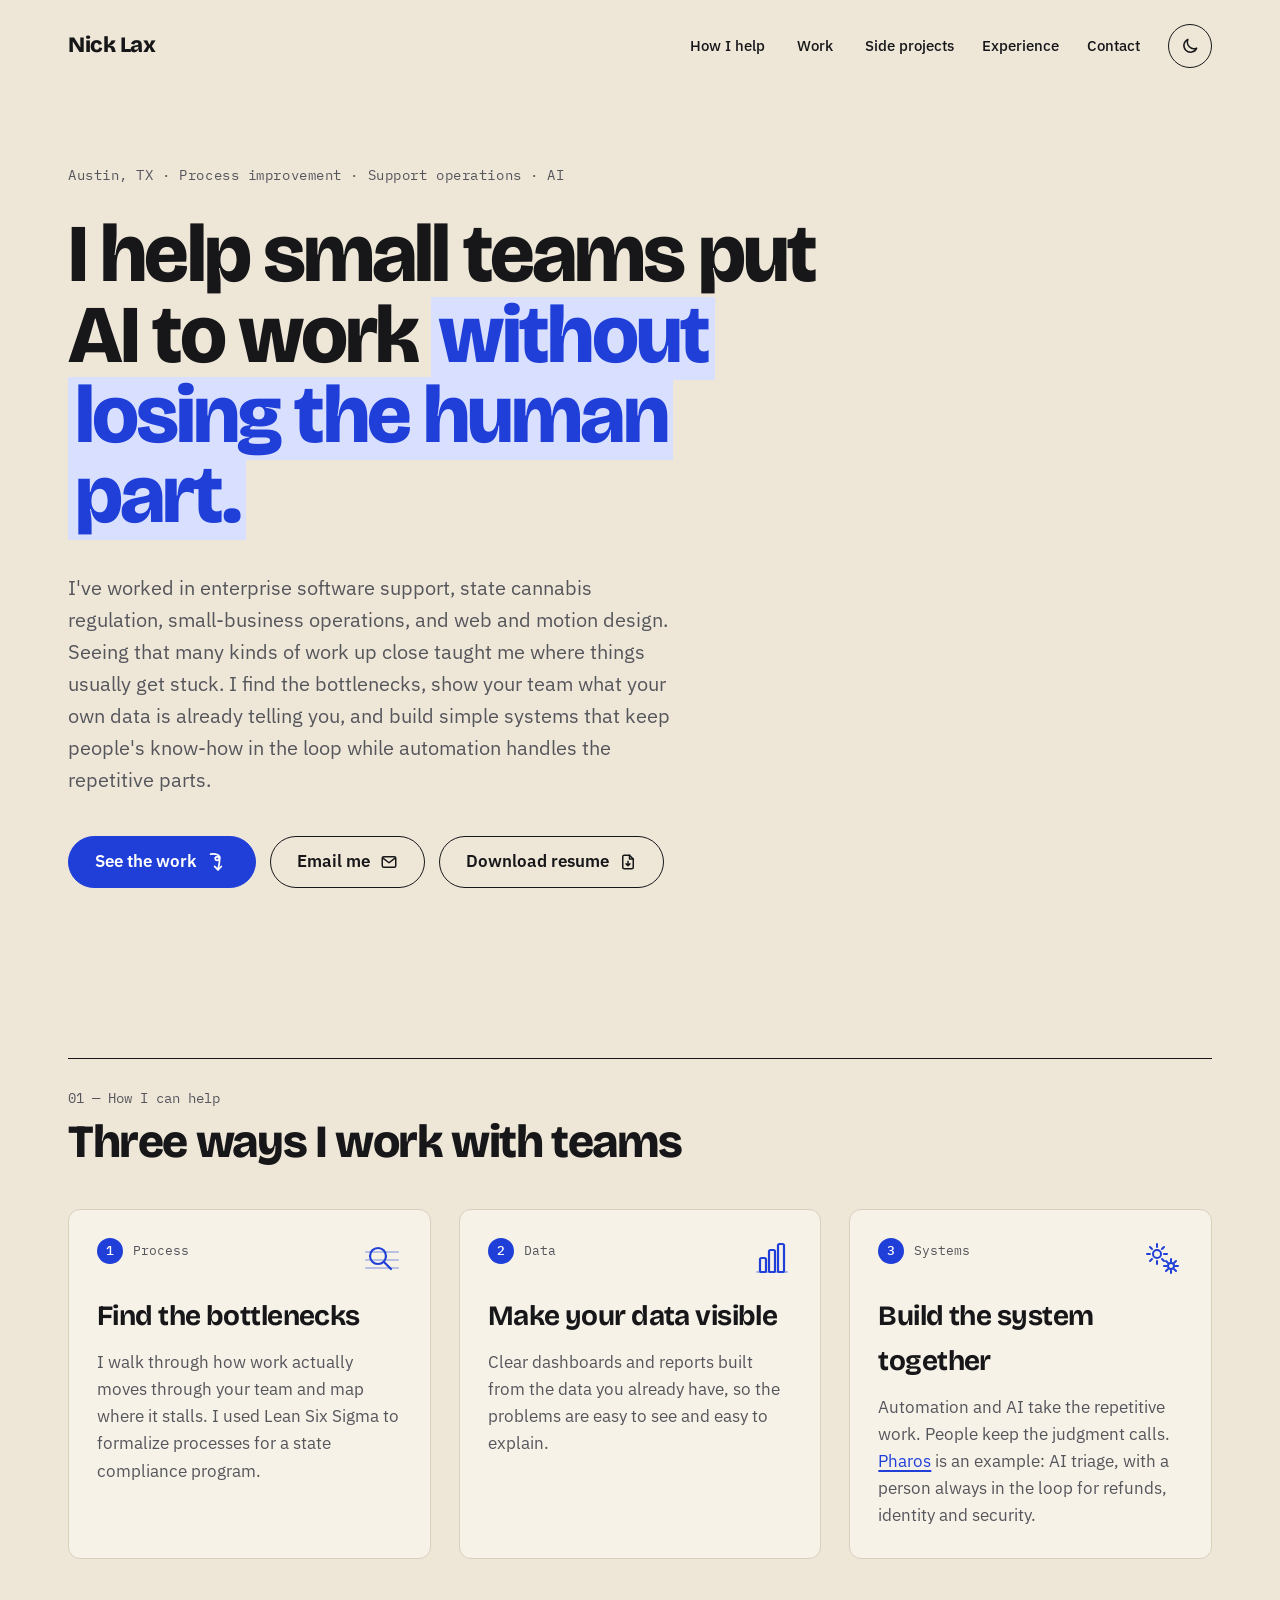
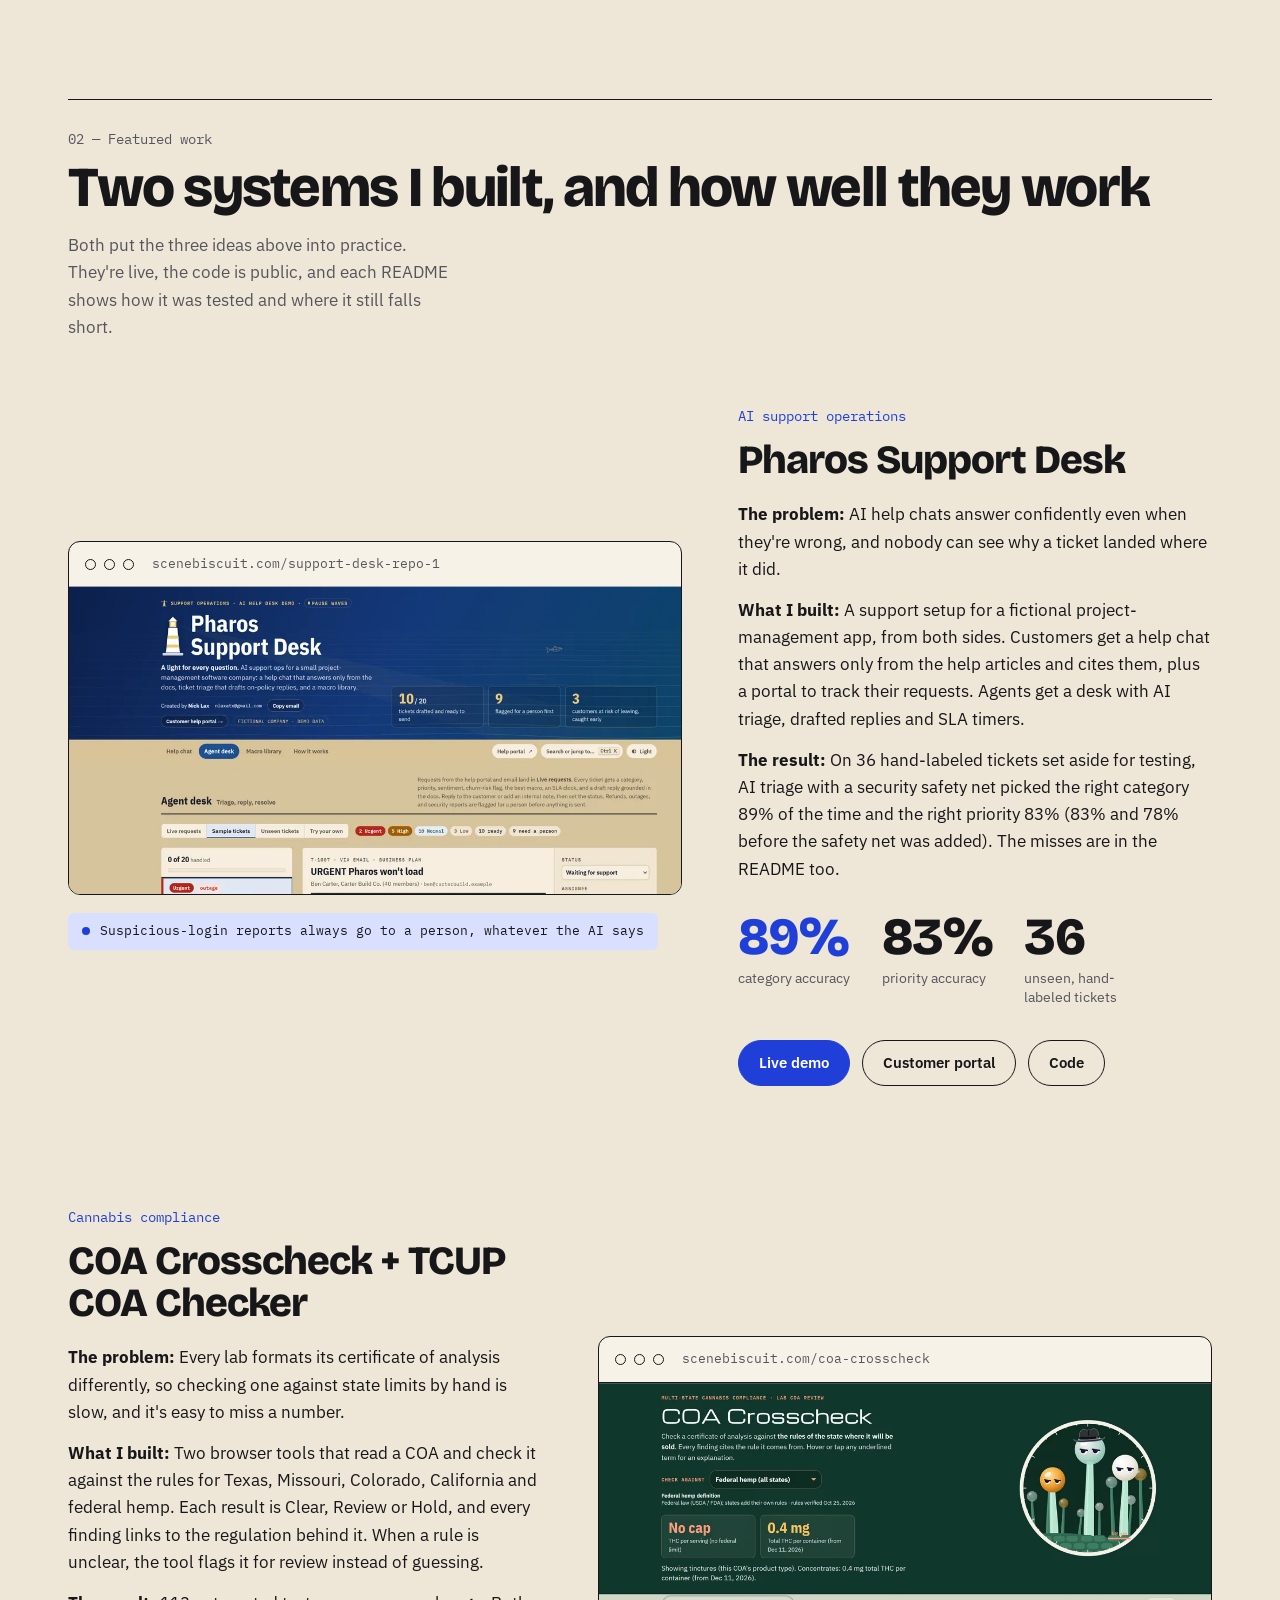
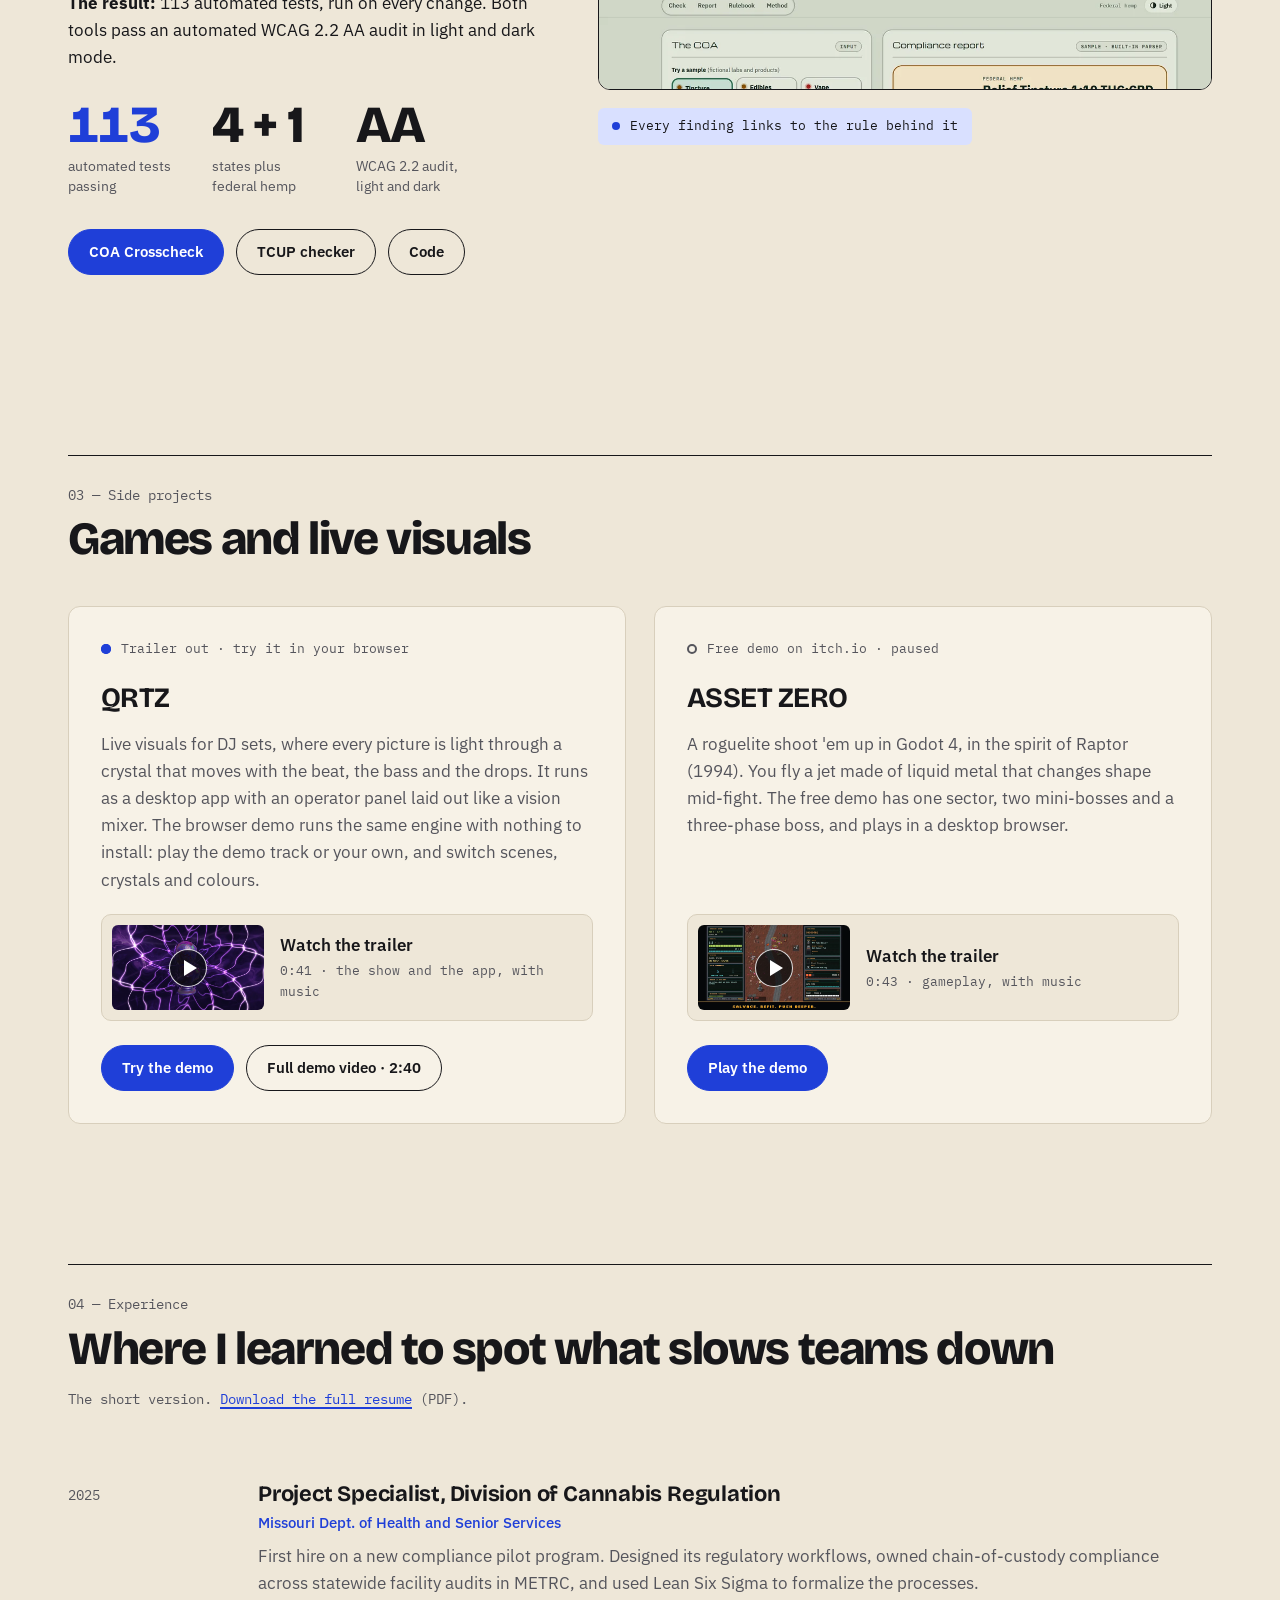
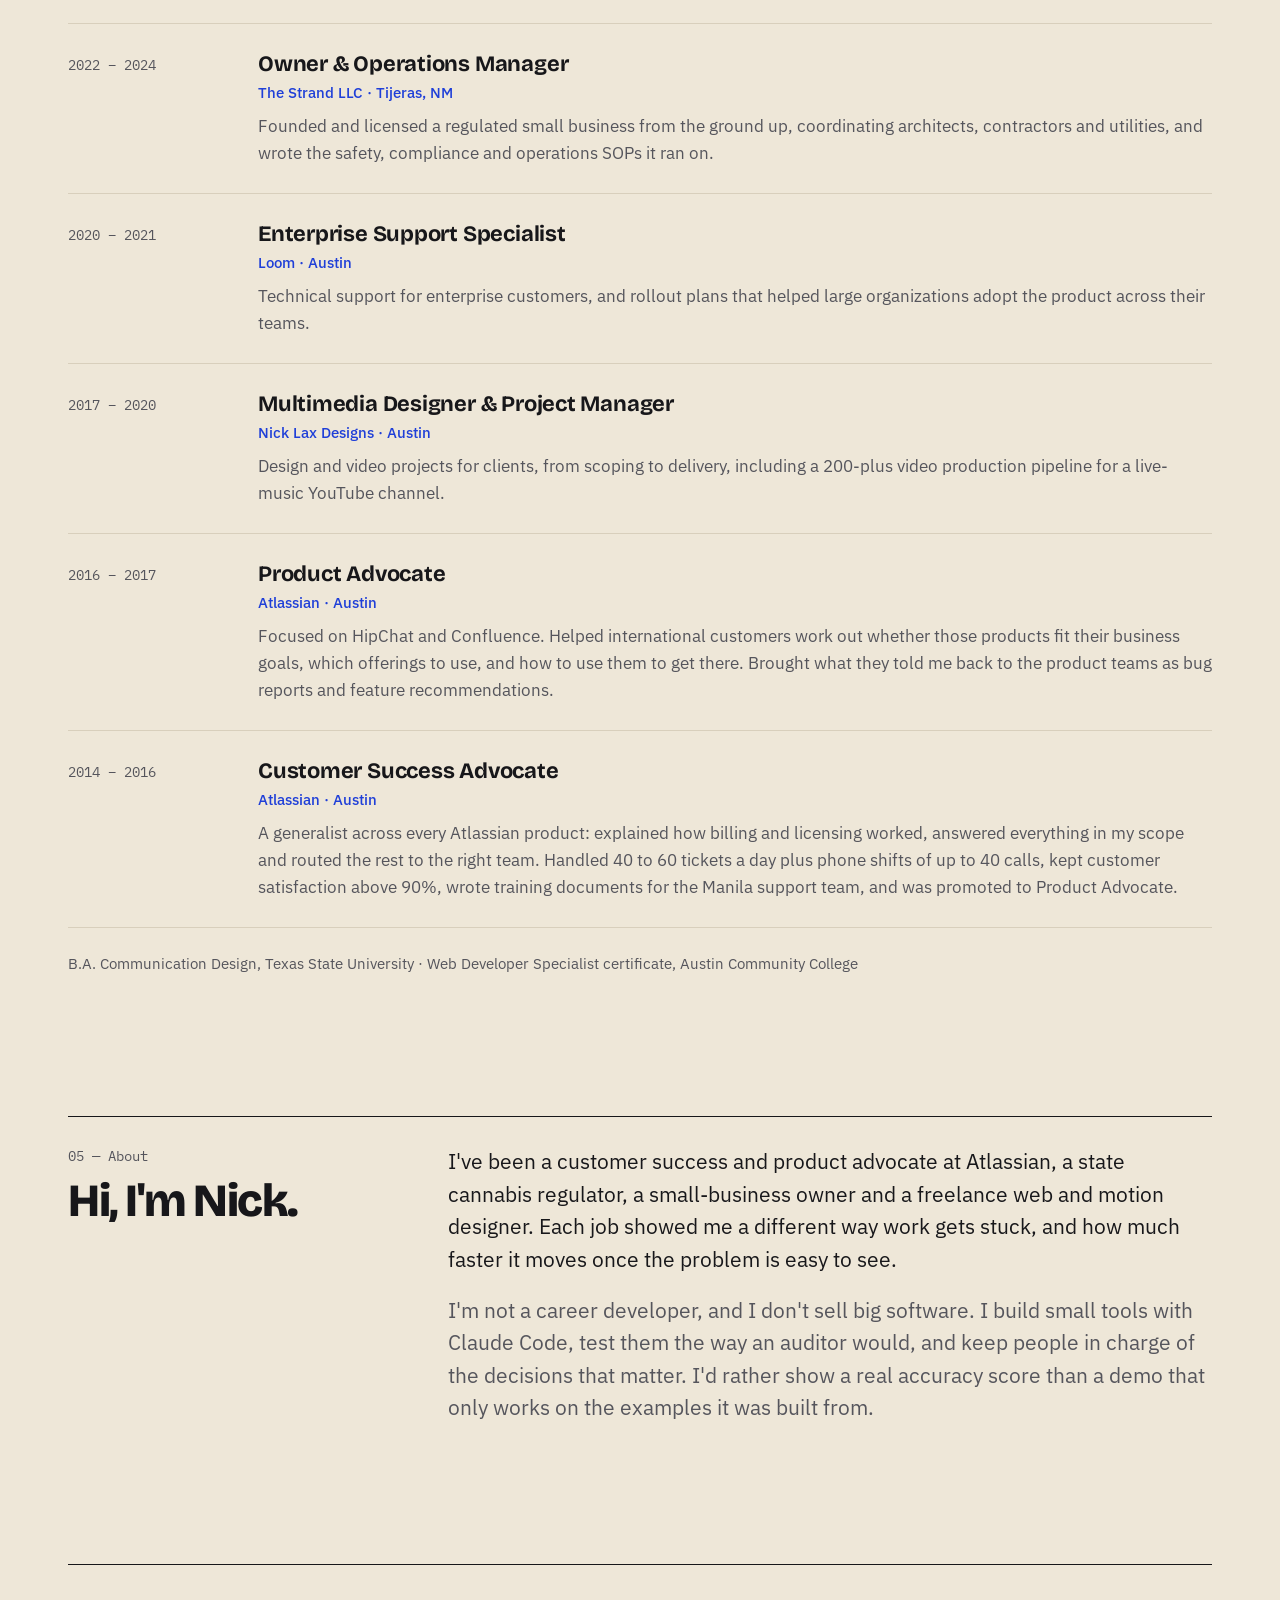
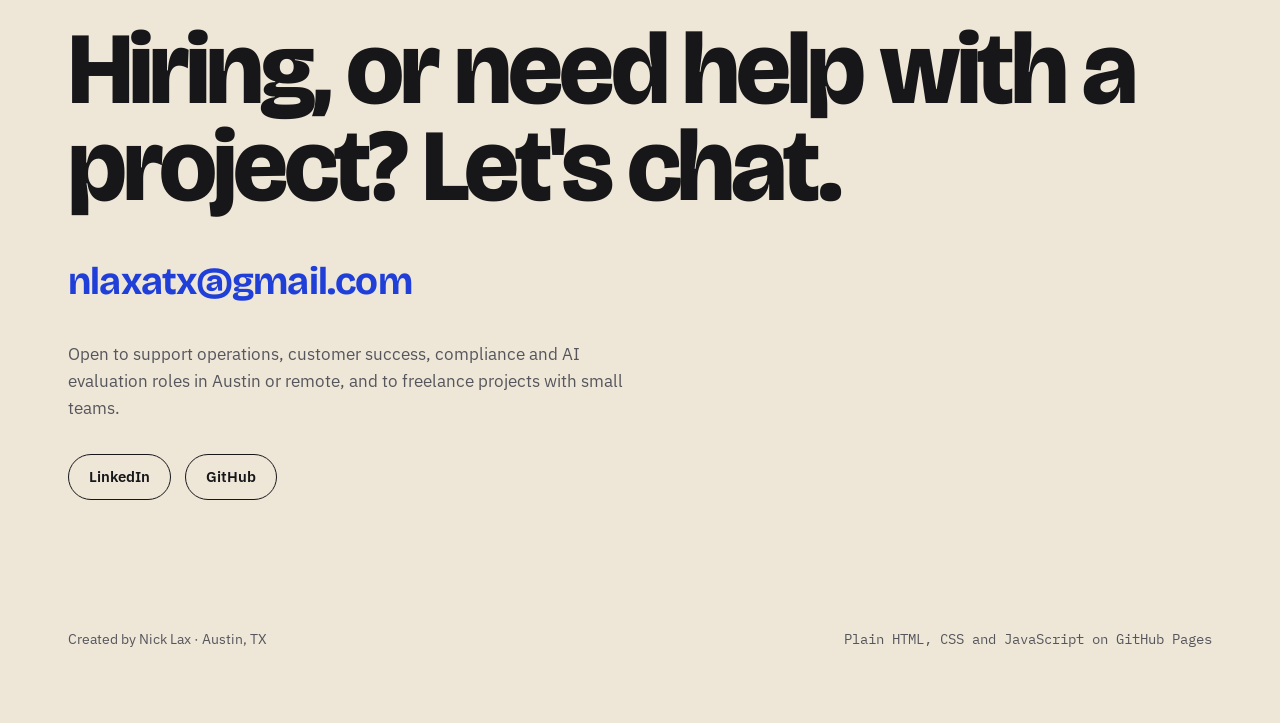
<file: index.html>
<!doctype html>
<html lang="en">
<head>
  <meta charset="utf-8">
  <meta name="viewport" content="width=device-width, initial-scale=1">
  <title>Nick Lax · Process improvement, support operations and AI</title>
  <meta name="description" content="Nick Lax helps small teams put AI to work without losing the human part: finding bottlenecks, making data visible, and building systems that keep people in the loop. Austin, TX.">
  <meta property="og:title" content="Nick Lax · Process improvement, support operations and AI">
  <meta property="og:description" content="I help small teams put AI to work without losing the human part.">
  <meta property="og:type" content="website">
  <meta property="og:url" content="https://scenebiscuit.com/">
  <meta property="og:image" content="https://scenebiscuit.com/img/og-card.png">
  <meta property="og:image:width" content="1200">
  <meta property="og:image:height" content="630">
  <meta property="og:image:alt" content="Nick Lax: I help small teams put AI to work without losing the human part.">
  <meta name="twitter:card" content="summary_large_image">
  <link rel="canonical" href="https://scenebiscuit.com/">
  <link rel="icon" href="img/favicon.svg" type="image/svg+xml">
  <link rel="icon" href="img/favicon-32.png" type="image/png" sizes="32x32">
  <link rel="apple-touch-icon" href="img/apple-touch-icon.png">

  <!-- Set the theme before the page paints, so there's no light/dark flash -->
  <script>
    (function () {
      var root = document.documentElement;
      root.classList.add('js');
      var saved = null;
      try { saved = localStorage.getItem('nl-theme'); } catch (e) {}
      var dark = saved ? saved === 'dark' : window.matchMedia('(prefers-color-scheme: dark)').matches;
      root.setAttribute('data-theme', dark ? 'dark' : 'light');
    })();
  </script>

  <link rel="preconnect" href="https://fonts.googleapis.com">
  <link rel="preconnect" href="https://fonts.gstatic.com" crossorigin>
  <link rel="stylesheet" href="https://fonts.googleapis.com/css2?family=Bricolage+Grotesque:opsz,wght@12..96,700;12..96,800&family=IBM+Plex+Mono:wght@400;500&family=IBM+Plex+Sans:wght@400;500;600&display=swap">
  <link rel="stylesheet" href="css/style.css?v=2026-11-23">
  <script src="js/main.js?v=2026-11-23" defer></script>
</head>
<body>
  <a class="skip-link" href="#main">Skip to content</a>

  <header class="site-header wrap">
    <a href="#top" class="brand ul">Nick Lax</a>
    <nav class="nav" aria-label="Main">
      <ul class="nav-links">
        <li><a href="#help" class="ul">How I help</a></li>
        <li><a href="#work" class="ul">Work</a></li>
        <li><a href="#building" class="ul">Side projects</a></li>
        <li><a href="#experience" class="ul">Experience</a></li>
        <li><a href="#contact" class="ul">Contact</a></li>
      </ul>
      <button type="button" class="theme-btn" id="theme-btn" aria-label="Switch to dark mode">
        <svg class="icon-moon" width="20" height="20" viewBox="0 0 24 24" fill="none" stroke="currentColor" stroke-width="1.8" stroke-linecap="round" stroke-linejoin="round" aria-hidden="true"><path d="M20 14.5A8 8 0 0 1 9.5 4a8 8 0 1 0 10.5 10.5z"/></svg>
        <svg class="icon-sun" width="20" height="20" viewBox="0 0 24 24" fill="none" stroke="currentColor" stroke-width="1.8" stroke-linecap="round" aria-hidden="true"><circle cx="12" cy="12" r="4.5"/><path d="M12 2.5v2.2M12 19.3v2.2M2.5 12h2.2M19.3 12h2.2M5.3 5.3l1.6 1.6M17.1 17.1l1.6 1.6M5.3 18.7l1.6-1.6M17.1 6.9l1.6-1.6"/></svg>
      </button>
    </nav>
  </header>

  <main id="main">
    <span id="top"></span>

    <!-- Hero -->
    <section class="hero wrap">
      <p class="eyebrow rise r1">Austin, TX · Process improvement · Support operations · AI</p>
      <h1 class="hero-title rise r2">I help small teams put AI to work <span class="hl">without losing the human part.</span></h1>
      <p class="hero-lede rise r3">I've worked in enterprise software support, state cannabis regulation, small-business operations, and web and motion design. Seeing that many kinds of work up close taught me where things usually get stuck. I find the bottlenecks, show your team what your own data is already telling you, and build simple systems that keep people's know-how in the loop while automation handles the repetitive parts.</p>
      <div class="btn-row rise r4">
        <a href="#work" class="btn btn-solid">See the work
          <svg class="swirl" width="22" height="22" viewBox="0 0 24 24" fill="none" stroke="currentColor" stroke-width="1.9" stroke-linecap="round" stroke-linejoin="round" aria-hidden="true"><path d="M4 3.5 C 9 2.5, 14 4, 14 7.5 C 14 10.5, 9.5 11, 9 8.5 C 8.5 6, 12.5 5.5, 13.5 8.5 C 14.3 11.5, 13 15, 12 20"/><path d="M8.3 16.8 L12 20.6 L15.6 16.9"/></svg>
        </a>
        <a href="mailto:nlaxatx@gmail.com" class="btn">Email me
          <svg width="18" height="18" viewBox="0 0 24 24" fill="none" stroke="currentColor" stroke-width="2" stroke-linecap="round" stroke-linejoin="round" aria-hidden="true"><rect x="3" y="5" width="18" height="14" rx="2"/><path d="M3.5 6.5 12 13l8.5-6.5"/></svg>
        </a>
        <a href="Nick-Lax-Resume.pdf" class="btn" download>Download resume
          <svg width="18" height="18" viewBox="0 0 24 24" fill="none" stroke="currentColor" stroke-width="2" stroke-linecap="round" stroke-linejoin="round" aria-hidden="true"><path d="M14 3H7a2 2 0 0 0-2 2v14a2 2 0 0 0 2 2h10a2 2 0 0 0 2-2V8z"/><path d="M14 3v5h5"/><path d="M12 11v6M9.5 14.5 12 17l2.5-2.5"/></svg>
        </a>
      </div>
    </section>

    <!-- How I can help -->
    <section id="help" class="section wrap" aria-labelledby="help-title">
      <div class="section-head reveal">
        <p class="section-num">01 — How I can help</p>
        <h2 id="help-title" class="section-title">Three ways I work with teams</h2>
      </div>
      <div class="cards cards--three">
        <div class="card reveal">
          <div class="card-top"><p class="card-status"><span class="step-num" aria-hidden="true">1</span>Process</p><svg class="card-icon icon-magnify" width="40" height="40" viewBox="0 0 40 40" fill="none" stroke="currentColor" stroke-width="2.2" stroke-linecap="round" aria-hidden="true"><path d="M4 30h32M4 22h32M4 14h32" opacity=".28"/><g class="mag"><circle cx="16" cy="18" r="8"/><path d="M22 24l7 7"/></g></svg></div>
          <h3 class="card-title">Find the bottlenecks</h3>
          <p class="muted">I walk through how work actually moves through your team and map where it stalls. I used Lean Six Sigma to formalize processes for a state compliance program.</p>
        </div>
        <div class="card reveal">
          <div class="card-top"><p class="card-status"><span class="step-num" aria-hidden="true">2</span>Data</p><svg class="card-icon icon-bars" width="40" height="40" viewBox="0 0 40 40" fill="none" stroke="currentColor" stroke-width="2.2" stroke-linecap="round" aria-hidden="true"><path d="M5 34h30" opacity=".35"/><rect class="bar b1" x="8" y="20" width="6" height="14" rx="1.5"/><rect class="bar b2" x="17" y="12" width="6" height="22" rx="1.5"/><rect class="bar b3" x="26" y="6" width="6" height="28" rx="1.5"/></svg></div>
          <h3 class="card-title">Make your data visible</h3>
          <p class="muted">Clear dashboards and reports built from the data you already have, so the problems are easy to see and easy to explain.</p>
        </div>
        <div class="card reveal">
          <div class="card-top"><p class="card-status"><span class="step-num" aria-hidden="true">3</span>Systems</p><svg class="card-icon icon-gears" width="40" height="40" viewBox="0 0 40 40" fill="none" stroke="currentColor" stroke-width="2" stroke-linecap="round" stroke-linejoin="round" aria-hidden="true"><g class="gear g1"><circle cx="14" cy="16" r="4"/><path d="M14 6v3M14 23v3M4 16h3M21 16h3M7 9l2 2M19 21l2 2M7 23l2-2M19 11l2-2"/></g><g class="gear g2"><circle cx="28" cy="28" r="3"/><path d="M28 21v2.5M28 32.5V35M21 28h2.5M32.5 28H35M23 23l1.8 1.8M31.2 31.2L33 33M23 33l1.8-1.8M31.2 24.8L33 23"/></g></svg></div>
          <h3 class="card-title">Build the system together</h3>
          <p class="muted">Automation and AI take the repetitive work. People keep the judgment calls. <a href="#work" class="text-link">Pharos</a> is an example: AI triage, with a person always in the loop for refunds, identity and security.</p>
        </div>
      </div>
    </section>

    <!-- Featured work -->
    <section id="work" class="section wrap" aria-labelledby="work-title">
      <div class="section-head section-head--split reveal">
        <div>
          <p class="section-num">02 — Featured work</p>
          <h2 id="work-title" class="section-title section-title--lg">Two systems I built, and how well they work</h2>
        </div>
        <p class="section-aside">Both put the three ideas above into practice. They're live, the code is public, and each README shows how it was tested and where it still falls short.</p>
      </div>

      <!-- Pharos -->
      <article class="case">
        <div class="case-media reveal from-left">
          <div class="frame lift">
            <div class="frame-bar">
              <span class="frame-dot" aria-hidden="true"></span>
              <span class="frame-dot" aria-hidden="true"></span>
              <span class="frame-dot" aria-hidden="true"></span>
              <span class="frame-url">scenebiscuit.com/support-desk-repo-1</span>
            </div>
            <div class="frame-body frame-body--shot">
              <img class="shot-light" src="img/pharos-light.webp" width="1200" height="565" loading="lazy" alt="Pharos agent desk: an urgent ticket open, with priority counts and a status panel beside it">
              <img class="shot-dark" src="img/pharos-dark.webp" width="1200" height="557" loading="lazy" alt="Pharos help chat, Ask the Keeper, next to a panel showing which help articles it checked">
            </div>
          </div>
          <p class="tag-note"><span class="tag-dot" aria-hidden="true"></span>Suspicious-login reports always go to a person, whatever the AI says</p>
        </div>

        <div class="case-text reveal from-right">
          <p class="case-kicker">AI support operations</p>
          <h3 class="case-title">Pharos Support Desk</h3>
          <p><strong>The problem:</strong> AI help chats answer confidently even when they're wrong, and nobody can see why a ticket landed where it did.</p>
          <p><strong>What I built:</strong> A support setup for a fictional project-management app, from both sides. Customers get a help chat that answers only from the help articles and cites them, plus a portal to track their requests. Agents get a desk with AI triage, drafted replies and SLA timers.</p>
          <p><strong>The result:</strong> On 36 hand-labeled tickets set aside for testing, AI triage with a security safety net picked the right category 89% of the time and the right priority 83% (83% and 78% before the safety net was added). The misses are in the README too.</p>
          <dl class="stats">
            <div><dt>category accuracy</dt><dd class="accent" data-count="89" data-suffix="%">89%</dd></div>
            <div><dt>priority accuracy</dt><dd data-count="83" data-suffix="%">83%</dd></div>
            <div><dt>unseen, hand-labeled tickets</dt><dd data-count="36">36</dd></div>
          </dl>
          <div class="btn-row btn-row--sm">
            <a href="https://scenebiscuit.com/support-desk-repo-1/" class="btn btn-solid btn-sm" target="_blank" rel="noopener">Live demo<span class="sr-only"> (opens in a new tab)</span></a>
            <a href="https://scenebiscuit.com/support-desk-repo-1/portal/" class="btn btn-sm" target="_blank" rel="noopener">Customer portal<span class="sr-only"> (opens in a new tab)</span></a>
            <a href="https://github.com/scenebiscuit-cell/support-desk-repo-1" class="btn btn-sm" target="_blank" rel="noopener">Code<span class="sr-only"> (opens in a new tab)</span></a>
          </div>
        </div>
      </article>

      <!-- COA tools -->
      <article class="case case--flip">
        <div class="case-media reveal from-right">
          <div class="frame lift">
            <div class="frame-bar">
              <span class="frame-dot" aria-hidden="true"></span>
              <span class="frame-dot" aria-hidden="true"></span>
              <span class="frame-dot" aria-hidden="true"></span>
              <span class="frame-url">scenebiscuit.com/coa-crosscheck</span>
            </div>
            <div class="frame-body frame-body--shot">
              <img class="shot-light" src="img/coa-light.webp" width="1200" height="626" loading="lazy" alt="COA Crosscheck checking a sample tincture against federal hemp rules, with a Review verdict and the trichome characters looking skeptical">
              <img class="shot-dark" src="img/coa-dark.webp" width="1200" height="569" loading="lazy" alt="COA Crosscheck checking a sample tincture against Texas medical rules, with a Clear verdict and the trichome characters smiling">
            </div>
          </div>
          <p class="tag-note"><span class="tag-dot" aria-hidden="true"></span>Every finding links to the rule behind it</p>
        </div>

        <div class="case-text reveal from-left">
          <p class="case-kicker">Cannabis compliance</p>
          <h3 class="case-title">COA Crosscheck + TCUP COA Checker</h3>
          <p><strong>The problem:</strong> Every lab formats its certificate of analysis differently, so checking one against state limits by hand is slow, and it's easy to miss a number.</p>
          <p><strong>What I built:</strong> Two browser tools that read a COA and check it against the rules for Texas, Missouri, Colorado, California and federal hemp. Each result is Clear, Review or Hold, and every finding links to the regulation behind it. When a rule is unclear, the tool flags it for review instead of guessing.</p>
          <p><strong>The result:</strong> 113 automated tests, run on every change. Both tools pass an automated WCAG 2.2 AA audit in light and dark mode.</p>
          <dl class="stats">
            <div><dt>automated tests passing</dt><dd class="accent" data-count="113">113</dd></div>
            <div><dt>states plus federal hemp</dt><dd>4 + 1</dd></div>
            <div><dt>WCAG 2.2 audit, light and dark</dt><dd>AA</dd></div>
          </dl>
          <div class="btn-row btn-row--sm">
            <a href="https://scenebiscuit.com/coa-crosscheck/" class="btn btn-solid btn-sm" target="_blank" rel="noopener">COA Crosscheck<span class="sr-only"> (opens in a new tab)</span></a>
            <a href="https://scenebiscuit.com/tcup-coa-checker/" class="btn btn-sm" target="_blank" rel="noopener">TCUP checker<span class="sr-only"> (opens in a new tab)</span></a>
            <a href="https://github.com/scenebiscuit-cell/coa-crosscheck" class="btn btn-sm" target="_blank" rel="noopener">Code<span class="sr-only"> (opens in a new tab)</span></a>
          </div>
        </div>
      </article>
    </section>

    <!-- Side projects -->
    <section id="building" class="section wrap" aria-labelledby="building-title">
      <div class="section-head reveal">
        <p class="section-num">03 — Side projects</p>
        <h2 id="building-title" class="section-title">Games and live visuals</h2>
      </div>
      <div class="cards">
        <div class="card card--project lift reveal">
          <p class="card-status"><span class="dot" aria-hidden="true"></span>Trailer out · try it in your browser</p>
          <h3 class="card-title">QRTZ</h3>
          <p class="muted">Live visuals for DJ sets, where every picture is light through a crystal that moves with the beat, the bass and the drops. It runs as a desktop app with an operator panel laid out like a vision mixer. The browser demo runs the same engine with nothing to install: play the demo track or your own, and switch scenes, crystals and colours.</p>
          <a class="card-thumb" href="video/qrtz-trailer.mp4" data-video-dialog="QRTZ trailer">
            <span class="card-thumb-img">
              <img src="img/qrtz-video-poster.webp" width="1200" height="675" loading="lazy" alt="">
              <span class="card-thumb-play" aria-hidden="true"></span>
            </span>
            <span class="card-thumb-text">
              <span class="card-thumb-title">Watch the trailer</span>
              <span class="card-thumb-meta">0:41 · the show and the app, with music</span>
            </span>
          </a>
          <div class="btn-row btn-row--sm">
            <a href="qrtz/" class="btn btn-solid btn-sm" target="_blank" rel="noopener">Try the demo<span class="sr-only"> (opens in a new tab)</span></a>
            <a href="video/qrtz-demo.mp4" class="btn btn-sm" data-video-dialog="QRTZ demo video" data-poster="img/qrtz-video-poster.webp">Full demo video · 2:40<span class="sr-only">: the operator panel, then the show</span></a>
          </div>
        </div>
        <div class="card card--project lift reveal">
          <p class="card-status"><span class="dot dot--still" aria-hidden="true"></span>Free demo on itch.io · paused</p>
          <h3 class="card-title">ASSET ZERO</h3>
          <p class="muted">A roguelite shoot 'em up in Godot 4, in the spirit of Raptor (1994). You fly a jet made of liquid metal that changes shape mid-fight. The free demo has one sector, two mini-bosses and a three-phase boss, and plays in a desktop browser.</p>
          <a class="card-thumb" href="video/asset-zero-trailer.mp4" data-video-dialog="ASSET ZERO trailer">
            <span class="card-thumb-img">
              <img src="img/asset-zero-trailer-poster.webp" width="1200" height="675" loading="lazy" alt="">
              <span class="card-thumb-play" aria-hidden="true"></span>
            </span>
            <span class="card-thumb-text">
              <span class="card-thumb-title">Watch the trailer</span>
              <span class="card-thumb-meta">0:43 · gameplay, with music</span>
            </span>
          </a>
          <div class="btn-row btn-row--sm">
            <a href="https://scenebiscuit.itch.io/asset-zero" class="btn btn-solid btn-sm" target="_blank" rel="noopener">Play the demo<span class="sr-only"> on itch.io (opens in a new tab)</span></a>
          </div>
        </div>
      </div>
    </section>

    <!-- Experience -->
    <section id="experience" class="section wrap" aria-labelledby="experience-title">
      <div class="section-head section-head--split reveal">
        <div>
          <p class="section-num">04 — Experience</p>
          <h2 id="experience-title" class="section-title">Where I learned to spot what slows teams down</h2>
        </div>
        <p class="section-num">The short version. <a href="Nick-Lax-Resume.pdf" class="text-link" download>Download the full resume</a> (PDF).</p>
      </div>
      <ol class="jobs">
        <li class="job reveal">
          <p class="job-years">2025</p>
          <div class="job-body">
            <h3 class="job-role">Project Specialist, Division of Cannabis Regulation</h3>
            <p class="job-org">Missouri Dept. of Health and Senior Services</p>
            <p class="muted">First hire on a new compliance pilot program. Designed its regulatory workflows, owned chain-of-custody compliance across statewide facility audits in METRC, and used Lean Six Sigma to formalize the processes.</p>
          </div>
        </li>
        <li class="job reveal">
          <p class="job-years">2022 – 2024</p>
          <div class="job-body">
            <h3 class="job-role">Owner &amp; Operations Manager</h3>
            <p class="job-org">The Strand LLC · Tijeras, NM</p>
            <p class="muted">Founded and licensed a regulated small business from the ground up, coordinating architects, contractors and utilities, and wrote the safety, compliance and operations SOPs it ran on.</p>
          </div>
        </li>
        <li class="job reveal">
          <p class="job-years">2020 – 2021</p>
          <div class="job-body">
            <h3 class="job-role">Enterprise Support Specialist</h3>
            <p class="job-org">Loom · Austin</p>
            <p class="muted">Technical support for enterprise customers, and rollout plans that helped large organizations adopt the product across their teams.</p>
          </div>
        </li>
        <li class="job reveal">
          <p class="job-years">2017 – 2020</p>
          <div class="job-body">
            <h3 class="job-role">Multimedia Designer &amp; Project Manager</h3>
            <p class="job-org">Nick Lax Designs · Austin</p>
            <p class="muted">Design and video projects for clients, from scoping to delivery, including a 200-plus video production pipeline for a live-music YouTube channel.</p>
          </div>
        </li>
        <li class="job reveal">
          <p class="job-years">2016 – 2017</p>
          <div class="job-body">
            <h3 class="job-role">Product Advocate</h3>
            <p class="job-org">Atlassian · Austin</p>
            <p class="muted">Focused on HipChat and Confluence. Helped international customers work out whether those products fit their business goals, which offerings to use, and how to use them to get there. Brought what they told me back to the product teams as bug reports and feature recommendations.</p>
          </div>
        </li>
        <li class="job reveal">
          <p class="job-years">2014 – 2016</p>
          <div class="job-body">
            <h3 class="job-role">Customer Success Advocate</h3>
            <p class="job-org">Atlassian · Austin</p>
            <p class="muted">A generalist across every Atlassian product: explained how billing and licensing worked, answered everything in my scope and routed the rest to the right team. Handled 40 to 60 tickets a day plus phone shifts of up to 40 calls, kept customer satisfaction above 90%, wrote training documents for the Manila support team, and was promoted to Product Advocate.</p>
          </div>
        </li>
      </ol>
      <p class="edu reveal">B.A. Communication Design, Texas State University · Web Developer Specialist certificate, Austin Community College</p>
    </section>

    <!-- About -->
    <section id="about" class="section wrap" aria-labelledby="about-title">
      <div class="about reveal">
        <div class="about-head">
          <p class="section-num">05 — About</p>
          <h2 id="about-title" class="section-title">Hi, I'm Nick.</h2>
        </div>
        <div class="about-body">
          <p>I've been a customer success and product advocate at Atlassian, a state cannabis regulator, a small-business owner and a freelance web and motion designer. Each job showed me a different way work gets stuck, and how much faster it moves once the problem is easy to see.</p>
          <p class="muted">I'm not a career developer, and I don't sell big software. I build small tools with Claude Code, test them the way an auditor would, and keep people in charge of the decisions that matter. I'd rather show a real accuracy score than a demo that only works on the examples it was built from.</p>
        </div>
      </div>
    </section>

    <!-- Contact -->
    <section id="contact" class="section wrap" aria-labelledby="contact-title">
      <div class="contact reveal">
        <h2 id="contact-title" class="contact-title">Hiring, or need help with a project? Let's chat.</h2>
        <a href="mailto:nlaxatx@gmail.com" class="contact-email ul">nlaxatx@gmail.com</a>
        <p class="contact-line muted">Open to support operations, customer success, compliance and AI evaluation roles in Austin or remote, and to freelance projects with small teams.</p>
        <div class="btn-row">
          <a href="https://www.linkedin.com/in/nick-l-001a402b/" class="btn btn-sm" target="_blank" rel="noopener">LinkedIn<span class="sr-only"> (opens in a new tab)</span></a>
          <a href="https://github.com/scenebiscuit-cell" class="btn btn-sm" target="_blank" rel="noopener">GitHub<span class="sr-only"> (opens in a new tab)</span></a>
        </div>
      </div>
    </section>
  </main>

  <footer class="site-footer wrap">
    <p>Created by Nick Lax · Austin, TX</p>
    <p class="mono">Plain HTML, CSS and JavaScript on GitHub Pages</p>
  </footer>

</body>
</html>
</file>
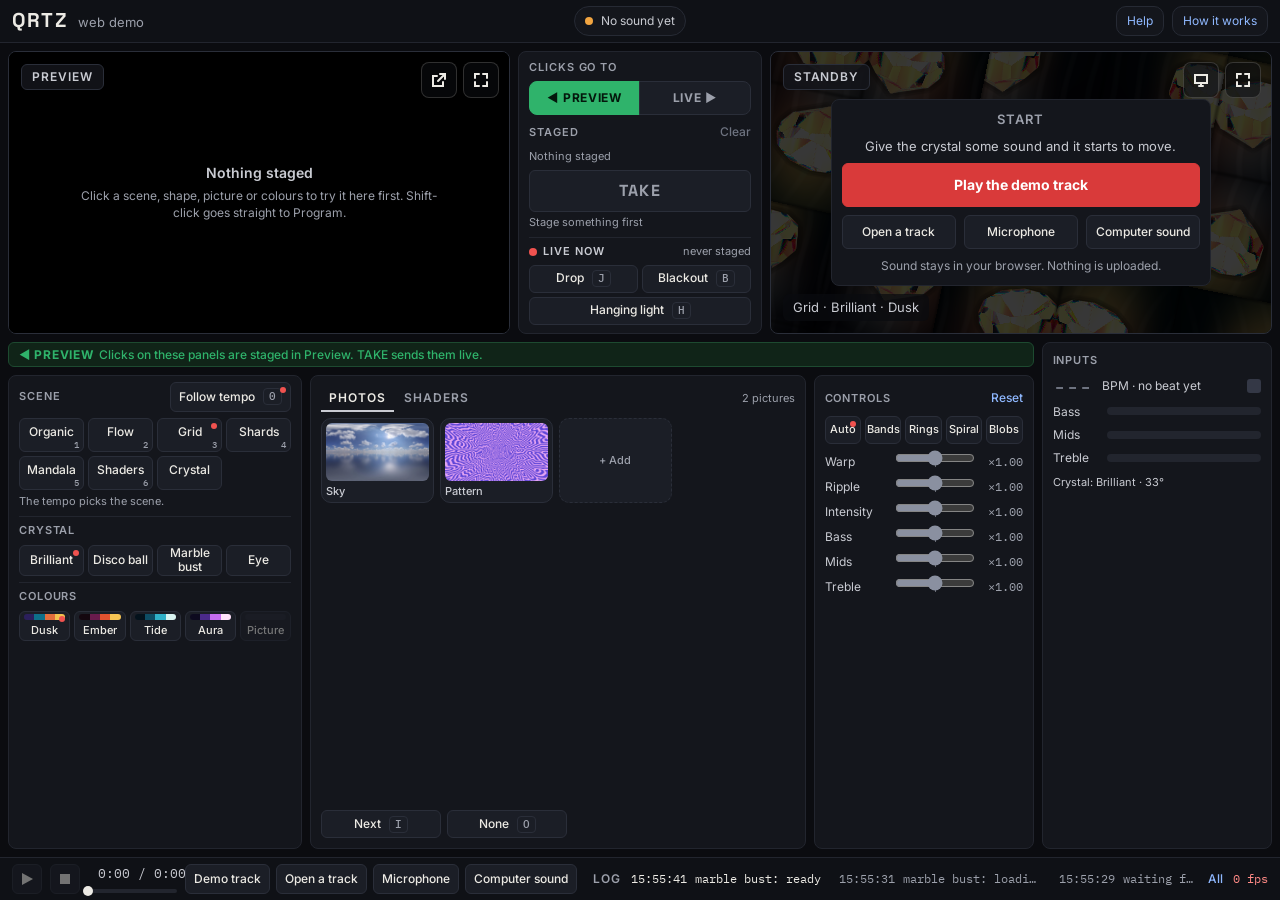
<file: qrtz/index.html>
<!DOCTYPE html>
<html lang="en">
<head>
<meta charset="utf-8">
<meta name="viewport" content="width=device-width, initial-scale=1">
<title>QRTZ · a music visualizer, light through a crystal</title>
<meta name="description" content="QRTZ: live visuals for DJ sets, where every picture is light through a crystal that moves with the beat. Play the demo track or your own music and try the operator panel.">
<meta property="og:title" content="QRTZ · a music visualizer, light through a crystal">
<meta property="og:description" content="Live visuals for DJ sets. Play the demo track or your own music and try the operator panel in your browser.">
<meta name="theme-color" content="#0B0C10">
<link rel="icon" href="data:image/svg+xml,%3Csvg xmlns='http://www.w3.org/2000/svg' viewBox='0 0 32 32'%3E%3Crect width='32' height='32' rx='6' fill='%230B0C10'/%3E%3Cpath d='M16 4l9 8-9 16-9-16z' fill='%23ECEAE4'/%3E%3Cpath d='M16 4l9 8H7z' fill='%238FB8FF'/%3E%3Cpath d='M16 12v16l9-16z' fill='%23F2A541'/%3E%3C/svg%3E">
<link rel="preconnect" href="https://fonts.googleapis.com">
<link rel="preconnect" href="https://fonts.gstatic.com" crossorigin>
<link href="https://fonts.googleapis.com/css2?family=IBM+Plex+Mono:wght@400;500;600&family=Inter:wght@400;500;600;700&family=Space+Grotesk:wght@700&display=swap" rel="stylesheet">
<style>
  /* The operator panel's look (docs/operator-panel.md): one meaning per colour. Red is what's
     live now, green is working, amber is changing or waiting; none of them is decoration. */
  :root {
    --ground: #0B0C10;
    --card: #14161C; --card-border: #22252E; --card-radius: 14px; --card-pad: 14px;
    --button: #1B1E26; --button-border: #2A2E39; --button-radius: 10px;
    --chip: #14161C; --chip-border: #262A34;
    --text: #ECEAE4; --text-2: #C9CBD2; --muted: #9CA0AB; --faint: #6E7380;
    --live: #D93A3A; --live-dot: #F0524F; --live-frame: #E04848;
    --ok: #2FB36B; --wait: #F2A541;
    --bass: #E8603C; --mids: #2FB36B; --treble: #4C8DF0; --meter-track: #22252E; --peak: #ECEAE4;
    --link: #8FB8FF; --link-hover: #C2D8FF;
    --log: #0F1116; --log-border: #1C1F27; --off: #343846;
    --sans: Inter, system-ui, -apple-system, "Segoe UI", sans-serif;
    --mono: "IBM Plex Mono", ui-monospace, Consolas, monospace;
    --gap: 14px;
  }
  * { box-sizing: border-box; }
  html, body { margin: 0; background: var(--ground); color: var(--text); font: 14px/1.45 var(--sans); }
  body { min-height: 100vh; }
  .mono { font-family: var(--mono); }
  a { color: var(--link); text-decoration: none; }
  a:hover { color: var(--link-hover); text-decoration: underline; }
  :focus-visible { outline: 2px solid var(--link); outline-offset: 2px; }
  [hidden] { display: none !important; }
  * { scrollbar-width: thin; scrollbar-color: #3A3F4D transparent; }
  input[type=file] { display: none; }

  .page { max-width: 1392px; margin: 0 auto; padding: 24px; display: flex; flex-direction: column; gap: var(--gap); }

  /* Header */
  .top { display: flex; align-items: center; gap: var(--gap); flex-wrap: wrap; }
  .brand { display: flex; align-items: baseline; gap: 10px; }
  .wordmark { font: 700 26px/1 "Space Grotesk", var(--sans); letter-spacing: 0.06em; }
  .brand .sub { color: var(--muted); }
  .chips { flex: 1 1 auto; display: flex; flex-wrap: wrap; gap: 8px; justify-content: center; }
  .chip { display: inline-flex; align-items: center; gap: 8px; height: 36px; padding: 0 14px; border-radius: 999px;
          background: var(--chip); border: 1px solid var(--chip-border); color: var(--text-2); white-space: nowrap; }
  .chip b { color: var(--text); font-weight: 600; }
  .dot { width: 8px; height: 8px; border-radius: 50%; display: inline-block; flex: none; }
  .dot.red { background: var(--live-dot); } .dot.green { background: var(--ok); } .dot.amber { background: var(--wait); }
  .beats { gap: 5px; }
  .beats i { width: 10px; height: 10px; border-radius: 2px; background: var(--off); }
  .beats i.on { background: var(--peak); }
  nav { display: flex; gap: 8px; }
  nav a, nav button { display: inline-flex; font: inherit; color: var(--link); cursor: pointer; align-items: center; height: 36px; padding: 0 14px; border-radius: 10px; background: var(--chip); border: 1px solid var(--chip-border); }

  /* The layout. On a phone or a narrow window it's one scrolling column: Program, Preview, the
     Staged card, then the panels. From 1100 px wide it's the operator panel, below. */
  .main { display: flex; flex-direction: column; gap: var(--gap); min-width: 0; }
  .monitors, .lower { display: flex; flex-direction: column; gap: var(--gap); min-width: 0; }
  .stage-box { min-width: 0; order: -1; }
  .bar { display: flex; flex-direction: column; gap: var(--gap); }
  .part + .part { margin-top: 12px; padding-top: 12px; border-top: 1px solid var(--card-border); }

  /* Preview, and the Staged card that sits between it and Program. */
  .stage.preview { aspect-ratio: 16 / 9; height: auto; border: 2px solid var(--ok); }
  .stage.preview.idle { border: 1px solid var(--button-border); }
  .stage.preview .tag { background: var(--ok); }
  .stage.preview.idle .tag { background: rgba(20, 22, 28, 0.85); color: var(--text-2); border: 1px solid var(--button-border); }
  .stage.preview .empty { position: absolute; inset: 0; display: flex; flex-direction: column; align-items: center; justify-content: center; gap: 4px;
                          padding: 16px; text-align: center; color: var(--muted); font-size: 12px; }
  .stage.preview .empty span { max-width: 46ch; }
  .stage.preview .empty b { color: var(--text-2); font-size: 14px; font-weight: 600; }
  .stage.preview:not(.idle) .empty { display: none; }
  .c-staged { display: flex; flex-direction: column; gap: 8px; min-width: 0; }
  .c-staged .card-head { margin: 0; }
  /* The switch: where clicks go. Green and pointing left for Preview, red and pointing right for
     Program, the same colours as the two pictures' frames. */
  .send h2, .now h2 { margin: 0 0 5px; font-size: 11px; font-weight: 600; letter-spacing: 0.08em; text-transform: uppercase; color: var(--muted); }
  .send-row { display: grid; grid-template-columns: 1fr 1fr; }
  .send-btn { min-height: 38px; font: 700 13px/1 var(--sans); letter-spacing: 0.06em; text-transform: uppercase; cursor: pointer;
              color: var(--muted); background: var(--button); border: 1px solid var(--button-border); }
  .send-btn.to-prev { border-radius: 8px 0 0 8px; } .send-btn.to-live { border-radius: 0 8px 8px 0; margin-left: -1px; }
  .send-btn.to-prev[aria-pressed=true] { background: var(--ok); border-color: var(--ok); color: #04170C; }
  .send-btn.to-live[aria-pressed=true] { background: var(--live); border-color: var(--live); color: #fff; }
  .now { margin-top: auto; padding-top: 8px; border-top: 1px solid var(--card-border); }
  .now h2 { display: flex; align-items: center; gap: 6px; color: var(--text-2); }
  .now h2 span { margin-left: auto; font-weight: 400; letter-spacing: 0; text-transform: none; color: var(--muted); }
  /* The rail over the panels: says, in the same colour, where their clicks are going. */
  .rail { margin: 0; padding: 5px 10px; border-radius: 6px; font-size: 12px; font-weight: 500; color: var(--ok); background: #102418; border: 1px solid #1D4A30; }
  .rail b { font-weight: 700; letter-spacing: 0.06em; }
  body.to-program .rail { color: #FF8A86; background: #2A1414; border-color: #5A2424; }
  /* The panels under the rail carry its colour along their top edge. */
  .c-look, .c-photos, .c-controls { border-top: 2px solid var(--ok); }
  body.to-program .c-look, body.to-program .c-photos, body.to-program .c-controls { border-top-color: var(--live); }
  .staged-list { margin: 0; font-size: 12px; color: var(--wait); min-height: 2.9em; overflow: hidden; display: -webkit-box; -webkit-line-clamp: 2; -webkit-box-orient: vertical; }
  .staged-list.none { color: var(--muted); }
  .btn.take { min-height: 48px; font: 700 16px/1 "Space Grotesk", var(--sans); letter-spacing: 0.08em; background: var(--live); border-color: var(--live); color: #fff; }
  .btn.take:disabled { background: var(--button); border-color: var(--button-border); color: var(--muted); opacity: 1; }
  .btn.take.armed { box-shadow: 0 0 0 0 var(--wait); animation: take-ring 2s ease-in-out infinite; }
  .btn.take.waiting { background: #7A2424; font-size: 13px; }
  @keyframes take-ring { 0%, 100% { box-shadow: 0 0 0 2px rgba(242, 165, 65, 0.25); } 50% { box-shadow: 0 0 0 4px rgba(242, 165, 65, 0.85); } }
  .take-why { margin: -2px 0 0; font-size: 11px; color: var(--muted); }
  .c-staged .quick { display: grid; grid-template-columns: 1fr 1fr; gap: 6px; }
  .c-staged .quick .btn { min-height: 34px; font-size: 13px; padding: 0 6px; }
  .c-staged #hanging { grid-column: 1 / -1; }

  /* The media browser's tabs. */
  .tabs { display: inline-flex; gap: 2px; }
  .tab { font: 600 12px/1 var(--sans); letter-spacing: 0.08em; text-transform: uppercase; color: var(--muted); background: none; cursor: pointer;
         border: 0; border-bottom: 2px solid transparent; padding: 6px 8px; min-height: 26px; }
  .tab { white-space: nowrap; }
  .tabs { flex-wrap: wrap; }
  .c-photos .card-head { flex-wrap: wrap; }
  .tab:hover { color: var(--text-2); }
  .tab[aria-pressed=true] { color: var(--text); border-bottom-color: var(--text-2); }

  /* Staged on a button: the accent fill (docs/operator-panel.md, "Staged"). */
  .choice.staged, .tile.staged { background: var(--wait); border-color: var(--wait); color: #1B1306; }
  .choice.staged kbd { color: #1B1306; border-color: rgba(27, 19, 6, 0.4); }
  .tile.staged span { color: #1B1306; }

  .card { background: var(--card); border: 1px solid var(--card-border); border-radius: var(--card-radius); padding: var(--card-pad); }
  .card-head { display: flex; align-items: baseline; justify-content: space-between; gap: 10px; margin: 0 0 10px; }
  .card-head h2 { margin: 0; font-size: 13px; font-weight: 600; letter-spacing: 0.08em; text-transform: uppercase; color: var(--muted); }
  .card-head .note { font-size: 12px; color: var(--muted); }
  .card-head .note.wait { color: var(--wait); }

  /* Buttons */
  .btn { position: relative; display: inline-flex; align-items: center; justify-content: center; gap: 8px; min-height: 44px; padding: 0 14px;
         background: var(--button); border: 1px solid var(--button-border); border-radius: var(--button-radius);
         color: var(--text); font: 500 14px/1.2 var(--sans); cursor: pointer; text-align: center; }
  .btn:hover:not(:disabled) { border-color: #3A3F4D; }
  .btn:disabled { opacity: 0.45; cursor: default; }
  .btn.icon { width: 44px; padding: 0; flex: none; }
  .btn.icon svg { width: 16px; height: 16px; fill: currentColor; }
  .btn.primary { background: var(--live); border-color: var(--live); color: #fff; font-weight: 700; }
  .btn.primary:hover { border-color: #fff; }
  .btn.dashed { border-style: dashed; color: var(--text-2); width: 100%; margin-top: 10px; }
  /* What's live: a red dot in the corner (and aria-pressed, for anything that can't see it). */
  .choice[aria-pressed=true]::after { content: ""; position: absolute; top: 5px; right: 5px; width: 6px; height: 6px; border-radius: 50%; background: var(--live-dot); }
  /* On its way: the shape melting in. */
  .choice.coming { outline: 2px solid var(--wait); outline-offset: -2px; }
  .choice.coming:focus-visible { outline: 2px solid var(--link); outline-offset: 2px; box-shadow: inset 0 0 0 2px var(--wait); }
  /* A scene held by hand: a lock in the corner. What the tempo would pick while one is held: a dashed outline. */
  .choice.held::before { content: ""; position: absolute; top: 5px; left: 5px; width: 9px; height: 10px;
    background: url("data:image/svg+xml,%3Csvg xmlns='http://www.w3.org/2000/svg' viewBox='0 0 9 10'%3E%3Cpath d='M2 4.5V3a2.5 2.5 0 0 1 5 0v1.5' fill='none' stroke='%23F0524F' stroke-width='1.3'/%3E%3Crect x='0.5' y='4.5' width='8' height='5' rx='1' fill='%23F0524F'/%3E%3C/svg%3E") no-repeat; }
  .choice.pick { outline: 1px dashed var(--muted); outline-offset: -4px; }
  .follow { min-height: 28px; padding: 0 16px 0 8px; font-size: 12px; margin-left: auto; }
  .c-scene .card-head { align-items: center; }
  .c-scene .card-head .note { flex: 1; text-align: right; }

  /* The Photos card: a strip of thumbnails that scrolls sideways, LIVE on the one on screen,
     and a drop tile at its end. */
  .deck-strip { display: grid; grid-auto-flow: column; grid-auto-columns: 96px; gap: 8px; overflow-x: auto; padding-bottom: 6px; scrollbar-width: thin; }
  .tile { position: relative; display: flex; flex-direction: column; gap: 4px; padding: 4px; min-height: 0; height: auto;
          background: var(--button); border: 1px solid var(--button-border); border-radius: var(--button-radius); color: var(--text-2);
          font: 500 11px/1.2 var(--sans); cursor: pointer; text-align: left; }
  .tile img { width: 100%; aspect-ratio: 16 / 9; object-fit: cover; border-radius: 6px; display: block; background: #000; }
  .tile span { white-space: nowrap; overflow: hidden; text-overflow: ellipsis; }
  .tile[aria-pressed=true] { border-color: var(--live); }
  .tile[aria-pressed=true]::before { content: "LIVE"; position: absolute; top: 8px; left: 8px; padding: 1px 5px; border-radius: 4px;
          background: var(--live); color: #fff; font: 700 9px/1.4 var(--sans); letter-spacing: 0.06em; }
  .tile.drop { align-items: center; justify-content: center; border-style: dashed; color: var(--muted); text-align: center; font-size: 11px; }
  .strip-note { margin: 2px 0 0; font-size: 11px; color: var(--muted); min-height: 1.4em; }
  .tile .swatch { width: 100%; aspect-ratio: 16 / 9; border-radius: 6px; display: block; }
  .photo-actions { display: grid; grid-template-columns: repeat(auto-fit, minmax(70px, 1fr)); gap: 6px; margin-top: 8px; }
  .photo-actions .btn { min-height: 36px; padding: 0 6px; font-size: 12px; }
  body.dragging .stage-box { outline: 2px dashed var(--wait); outline-offset: 4px; border-radius: var(--card-radius); }

  /* The Controls card: thin sliders with a centre notch at ×1 (the settings' own value) and a
     readout; the Waves switch above them. */
  .link-btn { background: none; border: 0; padding: 0; font: 500 12px/1 var(--sans); color: var(--link); cursor: pointer; min-height: 24px; }
  .link-btn:hover { color: var(--link-hover); text-decoration: underline; }
  .link-btn:disabled { color: var(--faint); cursor: default; text-decoration: none; }
  .waves { display: grid; grid-template-columns: repeat(5, minmax(0, 1fr)); gap: 4px; margin-bottom: 10px; }
  .waves .btn { min-height: 34px; padding: 0 2px; font-size: 12px; }
  .sliders { display: grid; gap: 6px; }
  .slider { display: grid; grid-template-columns: 62px 1fr 40px; align-items: center; gap: 8px; font-size: 13px; color: var(--text-2); }
  .slider output { font: 12px var(--mono); color: var(--muted); text-align: right; }
  .slider .track { position: relative; height: 28px; display: flex; align-items: center; }
  .slider .track::before { content: ""; position: absolute; left: 50%; top: 7px; bottom: 7px; width: 1px; background: var(--muted); opacity: 0.6; }
  .slider input { width: 100%; margin: 0; accent-color: #8A90A0; background: transparent; cursor: pointer; position: relative; }
  .slider.changed input { accent-color: var(--wait); }
  .slider.changed output { color: var(--wait); }
  .slider .live-tick { position: absolute; top: 6px; bottom: 6px; width: 2px; margin-left: -1px; background: var(--live-dot); display: none; pointer-events: none; }
  .slider.changed .live-tick { display: block; }
  .scene-note { margin: 8px 0 0; font-size: 12px; color: var(--muted); min-height: 1.45em; }
  .grid { display: grid; gap: 8px; }
  .grid.four { grid-template-columns: repeat(4, minmax(0, 1fr)); }
  .grid.two { grid-template-columns: repeat(2, minmax(0, 1fr)); }
  .grid .btn { min-height: 48px; padding: 0 8px; }
  .palette { flex-direction: column; gap: 6px; padding: 14px 8px 8px; }  /* room above the strip for the live dot */
  .palette .strip { display: flex; width: 100%; height: 8px; border-radius: 4px; overflow: hidden; background: var(--meter-track); }
  .palette .strip i { flex: 1; }
  .subhead { margin: 12px 0 8px; font-size: 12px; color: var(--muted); }
  .pic { flex-direction: column; gap: 6px; padding: 14px 6px 6px; }
  .pic img { display: block; width: 100%; height: 34px; object-fit: cover; border-radius: 6px; }

  /* Stage */
  .stage { position: relative; aspect-ratio: 16 / 9; background: #000; border-radius: var(--card-radius); overflow: hidden;
           border: 2px solid var(--live-frame); }
  .stage canvas { position: absolute; inset: 0; width: 100%; height: 100%; display: block; transition: opacity 0.4s; }
  .stage.idle { border: 1px solid var(--button-border); }
  .stage.standby canvas { opacity: 0.28; }
  .tag { position: absolute; top: 12px; left: 12px; height: 26px; display: inline-flex; align-items: center; gap: 6px; padding: 0 10px;
         border-radius: 6px; font: 600 12px/1 var(--sans); letter-spacing: 0.08em; background: var(--live); color: #fff; }
  .stage.idle .tag { background: rgba(20, 22, 28, 0.85); color: var(--text-2); border: 1px solid var(--button-border); }
  .fs { position: absolute; top: 10px; right: 10px; width: 36px; height: 36px; display: inline-flex; align-items: center; justify-content: center;
        background: rgba(11, 12, 16, 0.6); border: 1px solid rgba(236, 234, 228, 0.18); border-radius: 8px; color: var(--text); cursor: pointer; z-index: 2; }
  .fs:hover { background: rgba(11, 12, 16, 0.85); }
  .fs.out-btn { right: 52px; }
  .fs.out-btn.on { border-color: var(--live-dot); color: var(--live-dot); }
  /* While the output window shows Program, the panel shows the same picture letterboxed. */
  .stage.out canvas { object-fit: contain; }
  .stage:fullscreen .out-btn { display: none; }
  .fs svg { width: 16px; height: 16px; fill: none; stroke: currentColor; stroke-width: 2; stroke-linecap: round; }
  /* Full screen: the picture alone, filling the screen (Esc or the button brings the panel back). */
  .stage:fullscreen { width: 100vw !important; height: 100vh; aspect-ratio: auto; border: 0; border-radius: 0; }
  .stage:-webkit-full-screen { width: 100vw !important; height: 100vh; aspect-ratio: auto; border: 0; border-radius: 0; }
  /* Nothing over the picture in full screen: no tag, no caption, and the button and pointer
     fade away while the mouse is still (moving it brings them back). */
  .stage:fullscreen .tag, .stage:fullscreen .caption { display: none; }
  .stage:-webkit-full-screen .tag, .stage:-webkit-full-screen .caption { display: none; }
  .fs { transition: opacity 0.4s; }
  .stage.still { cursor: none; }
  .stage.still .fs { opacity: 0; pointer-events: none; }
  .stage.still .fs:focus-visible { opacity: 1; }
  .caption { position: absolute; left: 12px; bottom: 12px; max-width: calc(100% - 24px); padding: 4px 10px; border-radius: 6px;
             background: rgba(11, 12, 16, 0.72); color: var(--text-2); font-size: 13px; white-space: nowrap; overflow: hidden; text-overflow: ellipsis; }
  .start { position: absolute; inset: 0; display: flex; align-items: center; justify-content: center; padding: 16px; }
  .start .card { width: 100%; max-width: 420px; display: flex; flex-direction: column; gap: 12px; text-align: center; }
  .start h2 { margin: 0; font-size: 13px; font-weight: 600; letter-spacing: 0.08em; color: var(--muted); }
  .start p { margin: 0; color: var(--text-2); }
  .start .btn.primary { min-height: 56px; font-size: 16px; }
  .start .pair { display: grid; grid-template-columns: repeat(auto-fit, minmax(100px, 1fr)); gap: 8px; }
  .start .small { font-size: 12px; color: var(--muted); }

  /* Transport */
  .transport { display: flex; align-items: center; gap: 10px; flex-wrap: wrap; background: var(--card); border: 1px solid var(--card-border); border-radius: var(--card-radius); padding: var(--card-pad); }
  .track { flex: 1 1 220px; min-width: 0; display: flex; flex-direction: column; gap: 8px; }
  .trackline { display: flex; justify-content: space-between; gap: 10px; }
  .trackline span:first-child { overflow: hidden; text-overflow: ellipsis; white-space: nowrap; color: var(--text); }
  .trackline .mono { color: var(--text-2); font-size: 13px; flex: none; }
  .progress { position: relative; height: 4px; border-radius: 2px; background: var(--meter-track); }
  .progress i { position: absolute; left: 0; top: 0; bottom: 0; width: 0; border-radius: 2px; background: var(--live-dot); }
  .progress b { position: absolute; top: 50%; left: 0; width: 10px; height: 10px; margin: -5px 0 0 -5px; border-radius: 50%; background: var(--peak); }
  .transport .actions { display: flex; gap: 8px; flex-wrap: wrap; }

  /* Inputs */
  .tempo { display: flex; align-items: center; gap: 12px; margin-bottom: 12px; }
  .bpm { font: 600 26px/1 var(--mono); min-width: 3.2ch; }
  .bpm.none { color: var(--faint); }
  .tempo .what { color: var(--text-2); flex: 1; }
  .beatlight { width: 14px; height: 14px; border-radius: 3px; background: var(--off); flex: none; }
  .beatlight.on { background: var(--peak); }
  .link-note { color: var(--text-2); font-size: 12px; margin: -4px 0 10px; }
  .meter-row { display: grid; grid-template-columns: 52px 1fr; align-items: center; gap: 10px; margin-top: 8px; color: var(--text-2); }
  .meter { position: relative; height: 8px; border-radius: 4px; background: var(--meter-track); overflow: hidden; }
  .meter i { position: absolute; left: 0; top: 0; bottom: 0; width: 0; }
  .meter b { position: absolute; top: 0; bottom: 0; width: 2px; left: 0; background: var(--peak); display: none; }
  .meter.on b { display: block; }
  .m-bass i { background: var(--bass); } .m-mids i { background: var(--mids); } .m-treble i { background: var(--treble); }
  .fps { font-size: 12px; color: var(--muted); flex: none; }

  .quick { display: flex; flex-wrap: wrap; gap: 8px; }
  .quick .btn { flex: 1 1 140px; }
  /* A button's key (docs/operator-panel.md: "each button shows its key"). */
  kbd { font: 500 11px/1 var(--mono); color: var(--muted); border: 1px solid var(--button-border); border-radius: 4px; padding: 2px 5px; }
  .grid.four kbd { position: absolute; right: 4px; bottom: 3px; border: 0; padding: 0; font-size: 10px; }
  .stage.blackout .tag { color: var(--wait); }

  /* The Keys panel: a solid sheet over the page, the keys in cards by group, like the project's Help. */
  .keys-panel { width: min(1100px, calc(100vw - 32px)); max-height: calc(100vh - 32px); padding: 18px; color: var(--text);
                background: var(--ground); border: 1px solid var(--card-border); border-radius: var(--card-radius); }
  .keys-panel::backdrop { background: rgba(5, 6, 9, 0.8); }
  .keys-head { display: flex; align-items: center; gap: 14px; flex-wrap: wrap; margin-bottom: 14px; }
  .keys-head h2 { margin: 0; font-size: 13px; font-weight: 600; letter-spacing: 0.08em; text-transform: uppercase; color: var(--muted); }
  .keys-head .note { flex: 1; color: var(--muted); font-size: 13px; }
  .keys-head .btn { margin-left: auto; }
  .keys-groups { columns: 3 300px; column-gap: var(--gap); }
  .keys-group { break-inside: avoid; margin-bottom: var(--gap); background: var(--card); border: 1px solid var(--card-border); border-radius: var(--card-radius); padding: var(--card-pad); }
  .keys-group h3 { margin: 0 0 8px; font-size: 12px; font-weight: 600; letter-spacing: 0.08em; text-transform: uppercase; color: var(--muted); }
  .keys-group dl { margin: 0; display: grid; grid-template-columns: max-content 1fr; gap: 6px 12px; align-items: baseline; }
  .keys-group dt { white-space: nowrap; }
  .keys-group dt kbd { color: var(--text); font-size: 12px; }
  .keys-group dd { margin: 0; color: var(--text-2); }
  .keys-group dl > div { display: contents; }
  /* Help: subject cards across the top (the chosen one outlined), then only that subject. */
  .help-cards { display: grid; grid-template-columns: repeat(auto-fill, minmax(170px, 1fr)); gap: 8px; margin-bottom: 14px; }
  .help-card { display: flex; flex-direction: column; gap: 3px; text-align: left; padding: 10px 12px; min-height: 58px; cursor: pointer;
               background: var(--card); border: 1px solid var(--card-border); border-radius: 10px; color: var(--text-2); font: 12px/1.35 var(--sans); }
  .help-card b { color: var(--text); font-size: 13px; font-weight: 600; }
  .help-card:hover { border-color: #3A3F4D; }
  .help-card[aria-selected=true] { border-color: var(--link); box-shadow: inset 0 0 0 1px var(--link); background: #161B26; }
  .help-topic { columns: 2 340px; column-gap: var(--gap); }
  .help-topic[data-topic=keys] { columns: auto; }
  .help-topic p, .help-topic li { color: var(--text-2); font-size: 13px; line-height: 1.55; }
  .help-topic p { margin: 0; }
  .help-topic ol { margin: 0; padding-left: 20px; display: grid; gap: 6px; }
  .help-topic b { color: var(--text); font-weight: 600; }
  .help-topic code { font: 12px var(--mono); color: var(--text); background: #0F1116; border: 1px solid var(--card-border); border-radius: 4px; padding: 0 4px; }
  .help-lead { margin: 0 0 12px !important; color: var(--muted) !important; }
  .help-topic .app-only { color: var(--wait); font-size: 12px; margin-top: 6px; }
  .keys-panel { max-height: calc(100vh - 32px); overflow-y: auto; }
  .keys-group .later dt kbd, .keys-group .later dd { color: var(--faint); }
  .keys-group .later dd::after { content: " · not yet"; color: var(--faint); font-size: 12px; }

  /* Log */
  .log { display: flex; align-items: baseline; gap: 14px; background: var(--log); border: 1px solid var(--log-border); border-radius: 10px; padding: 10px 14px; }
  .log h2 { margin: 0; font-size: 12px; font-weight: 600; letter-spacing: 0.08em; color: var(--muted); flex: none; }
  .log ol { list-style: none; margin: 0; padding: 0; display: flex; flex-wrap: wrap; gap: 4px 22px; min-width: 0; font: 12px/1.5 var(--mono); }
  .log li { color: var(--muted); }
  .log li:first-child { color: var(--text); }
  .log time { margin-right: 8px; }
  .log ol { flex: 1; }
  .log .link-btn { flex: none; }
  .log-all { list-style: none; margin: 0; padding: 0; max-height: calc(100vh - 140px); overflow-y: auto; font: 12px/1.7 var(--mono); color: var(--text-2); }
  .log-all time { color: var(--muted); margin-right: 10px; }
  /* The title bar's Level meter and the warning chip; the Inputs card's flags and live crystal. */
  .chip.level { gap: 8px; }
  .chip.level .meter { width: 90px; }
  .m-level i { background: linear-gradient(90deg, var(--ok) 70%, var(--wait) 85%, var(--live-dot)); }
  .meter.m-level b { background: var(--live-dot); }
  .chip.flag { color: var(--wait); background: #2A2010; border-color: #5A4418; }
  .chip.flag.bad { color: #FF8A86; background: #2A1414; border-color: #5A2424; }
  .live-crystal { margin-top: 10px; font-size: 12px; color: var(--text-2); }
  .flags { display: flex; flex-wrap: wrap; gap: 6px; margin-top: 8px; }
  .flags span { font-size: 11px; padding: 3px 8px; border-radius: 6px; }
  .flags .ok { color: var(--ok); background: #102418; }
  .flags .warn { color: var(--wait); background: #2A2010; }
  .flags .bad { color: #FF8A86; background: #2A1414; }
  .fps.warn { color: var(--wait); } .fps.bad { color: #FF8A86; }


  /* Laptop and desktop: the operator panel, laid out like a vision mixer (vMix, ATEM, the studio
     mode in OBS) and filling the window edge to edge, like a VJ program. A status bar on top;
     Preview on the left, Program on the right and TAKE between them; under them Look (scene,
     crystal, colours), the media browser, Controls and Inputs; the sound and the log in a bar
     at the bottom. Nothing is scaled and the window never scrolls: the two pictures take what
     the width and height allow, and a panel that runs out of room scrolls inside itself. */
  @media (width >= 1100px) {
    html, body { height: 100%; overflow: hidden; }
    body { font-size: 13px; }
    .page { max-width: none; height: 100vh; padding: 0; gap: 0; display: grid; grid-template-rows: auto minmax(0, 1fr) auto; }
    .top { padding: 6px 12px; background: var(--log); border-bottom: 1px solid var(--card-border); flex-wrap: nowrap; gap: 12px; }
    .wordmark { font-size: 20px; }
    .chips { flex-wrap: nowrap; overflow: hidden; }
    .chip, nav a, nav button { height: 30px; padding: 0 10px; font-size: 12px; }

    .main { --gap: 8px; padding: 8px; display: grid; grid-template-rows: auto minmax(0, 1fr); min-height: 0; }
    /* The pictures are 16:9, as tall as the width allows, and never more than 46% of the window's height. */
    .monitors { --mid: clamp(230px, 19vw, 300px); --mon-h: max(200px, min(calc((100vw - 32px - var(--mid)) / 2 * 0.5625), 46vh, calc(100vh - 390px)));
                display: grid; grid-template-columns: auto minmax(230px, var(--mid)) auto; justify-content: center; height: var(--mon-h); }
    .monitors .stage:not(:fullscreen) { height: var(--mon-h); width: calc(var(--mon-h) * 16 / 9); aspect-ratio: auto; border-radius: 8px; }
    .stage-box { order: 0; }
    .card { padding: 10px; border-radius: 8px; }
    .card-head { margin: 0 0 6px; }
    .card-head h2 { font-size: 11px; }
    .follow { min-height: 24px; font-size: 11px; }
    .btn { min-height: 30px; font-size: 12px; padding: 0 8px; border-radius: 6px; }
    .grid { gap: 4px; }
    .grid .btn { min-height: 30px; padding: 0 4px; }
    /* A scene's key sits in its button's corner, clear of the name. */
    .grid.four .btn { font-size: 12px; min-height: 34px; padding: 0 2px 6px; }
    .grid.four kbd { right: 4px; bottom: 2px; font-size: 9px; }
    .choice.held::before { top: auto; bottom: 3px; left: 4px; width: 8px; height: 9px; background-size: contain; }
    .choice[aria-pressed=true]::after { top: 4px; right: 4px; }

    .c-staged { padding: 8px 10px; gap: 5px; overflow-y: auto; }
    .c-staged .staged-list { font-size: 11px; min-height: 1.45em; }
    .send-btn { min-height: 34px; font-size: 12px; }
    .now { padding-top: 6px; }
    .c-staged .btn.take { min-height: 42px; }
    .c-staged .quick { gap: 4px; }
    .c-staged .quick .btn { min-height: 28px; font-size: 12px; }
    .start .card { gap: 8px; max-width: 380px; }
    .start .btn.primary { min-height: 44px; font-size: 14px; }
    .start .pair .btn { min-height: 34px; }

    .lower { display: grid; min-height: 0; grid-template-rows: auto minmax(0, 1fr);
             grid-template-columns: clamp(280px, 23vw, 400px) minmax(0, 1fr) clamp(220px, 17vw, 320px) clamp(230px, 18vw, 320px); }
    .lower > .card { min-height: 0; overflow-y: auto; scrollbar-width: thin; }
    .rail { grid-column: 1 / 4; padding: 3px 10px; }
    .c-inputs { grid-column: 4; grid-row: 1 / 3; }
    .slider output, .bar .trackline .mono { white-space: nowrap; }
    /* Look: three short lists. */
    .part + .part { margin-top: 6px; padding-top: 6px; }
    .c-look { padding-top: 6px; padding-bottom: 6px; }
    .scene-note { margin: 4px 0 0; font-size: 11px; }
    .c-crystal .grid.two { grid-template-columns: repeat(4, minmax(0, 1fr)); }
    .c-colours .grid.two { grid-template-columns: repeat(5, minmax(0, 1fr)); }
    .palette { gap: 4px; padding: 10px 4px 5px; font-size: 11px; }
    .palette .strip { height: 6px; }
    /* The media browser: the pictures fill the panel as a grid and scroll down, not sideways. */
    .lower > .c-photos { display: flex; flex-direction: column; gap: 6px; overflow: hidden; }
    .c-photos .card-head { margin: 0; align-items: center; flex-wrap: nowrap; }
    .tabs { flex-wrap: nowrap; flex: none; }
    .deck-strip { flex: 1 1 0; min-height: 0; grid-auto-flow: row; grid-auto-rows: max-content; grid-template-columns: repeat(auto-fill, minmax(104px, 1fr)); align-content: start;
                  overflow-x: hidden; overflow-y: auto; padding: 0 4px 0 0; gap: 6px; }
    .photo-actions { margin: 0; display: flex; gap: 6px; }
    .photo-actions .btn { min-height: 28px; flex: 0 1 120px; }
    .strip-note { margin: 0; min-height: 0; min-width: 0; flex: 1 1 0; text-align: right; white-space: nowrap; overflow: hidden; text-overflow: ellipsis; }
    /* Controls and Inputs. */
    .waves { margin-bottom: 6px; }
    .waves .btn { min-height: 28px; font-size: 11px; }
    .sliders { gap: 1px; }
    .slider { font-size: 12px; }
    .slider .track { height: 24px; }
    .tempo { margin-bottom: 6px; gap: 8px; }
    .tempo .what { font-size: 12px; }
    .flags { margin-top: 6px; }
    .bpm { font-size: 22px; }
    .link-note { margin: 0 0 6px; font-size: 11px; }
    .meter-row { margin-top: 6px; grid-template-columns: 44px 1fr; font-size: 12px; }
    .live-crystal { margin-top: 8px; font-size: 11px; }

    /* The bottom bar: the sound on the left, the log on the right. */
    .bar { display: grid; grid-template-columns: minmax(440px, 45%) minmax(0, 1fr); gap: 16px; align-items: center;
           padding: 6px 12px; background: var(--log); border-top: 1px solid var(--card-border); }
    .bar .transport { background: none; border: 0; border-radius: 0; padding: 0; flex-wrap: nowrap; gap: 8px; }
    .bar .btn.icon { width: 30px; }
    .bar .track { gap: 5px; flex: 1 1 120px; }
    .bar .trackline { font-size: 12px; }
    .transport .actions { flex-wrap: nowrap; gap: 6px; flex: none; }
    .bar .log { background: none; border: 0; border-radius: 0; padding: 0; min-width: 0; gap: 10px; }
    .bar .log ol { flex-wrap: nowrap; overflow: hidden; white-space: nowrap; gap: 0 18px; }
    .bar .log li { overflow: hidden; text-overflow: ellipsis; flex: 0 1 auto; }
    .bar .log li:first-child { flex: 0 0 auto; max-width: 100%; }
  }
  @media (width >= 1100px) and (height <= 680px) {
    .c-staged { gap: 4px; padding: 6px 10px; }
    .c-staged .take-why { display: none; }
    .c-staged .btn.take { min-height: 34px; }
    .send-btn { min-height: 28px; }
    .send h2, .now h2 { margin-bottom: 3px; }
    .c-staged .quick .btn { min-height: 24px; }
    .grid.four .btn { min-height: 30px; }
    .scene-note { display: none; }
    .slider .track { height: 21px; }
  }
  @media (width < 700px) {
    .page { padding: 16px; }
    .wordmark { font-size: 22px; }
    .chips { justify-content: flex-start; }
    /* Before any sound the start card needs more room than a 16:9 strip gives on a phone. */
    .stage.standby { aspect-ratio: auto; min-height: 400px; }
    .transport .actions { flex: 1 1 100%; display: grid; grid-template-columns: repeat(2, minmax(0, 1fr)); }
    .transport .actions .btn { padding: 0 6px; }
    .log { flex-direction: column; gap: 6px; }
    .log ol { flex-direction: column; }
  }
  /* A smaller window (under 1100 px, where the vision-mixer layout no longer fits): the picture on
     the left, as big as the window allows, with Program and Preview tabs and a TAKE above it (the
     other picture keeps running, out of sight, so switching is instant); on the right a side
     column, an Options drop-down and the card it picks, which scrolls on its own. Under 700 px
     the side column goes under the picture. Nothing else scrolls, so the picture stays in view. */
  .compact-only { display: none; }
  @media (width < 1100px) {
    html, body { height: 100%; overflow: hidden; }
    .page { max-width: none; height: 100vh; height: 100dvh; padding: 8px 10px; gap: 8px; display: grid;
            grid-template-columns: minmax(0, 1fr); grid-template-rows: auto minmax(0, 1fr) auto; }
    .compact-only { display: flex; }
    .top { flex-wrap: nowrap; gap: 10px; min-width: 0; }
    .wordmark { font-size: 20px; }
    .brand .sub { display: none; }
    /* The chips that don't fit fade out at the right and can be swiped into view, not cut off. */
    .chips { flex-wrap: nowrap; overflow-x: auto; scrollbar-width: none; justify-content: flex-start; min-width: 0;
             -webkit-mask-image: linear-gradient(to right, #000 calc(100% - 24px), transparent);
             mask-image: linear-gradient(to right, #000 calc(100% - 24px), transparent); }
    .chips::-webkit-scrollbar { display: none; }
    .chip, nav a, nav button { height: 30px; padding: 0 10px; font-size: 12px; }
    nav { flex: none; }

    /* Both pictures, stacked: Program on top, as big as the column's width and the window's height
       allow while leaving Preview at least 0.55 of its height, and Preview under it in the rest
       (never bigger than Program), so both are always in view, like a vision mixer, and nothing
       sits empty. Sized from the window alone, so the app and the website lay out the same.
       --col-w: the left column's width; --pics: its height for the two pictures (the window less
       the header, the tabs, the rail, the sound bar and the gaps). */
    .main { --col-w: calc(100vw - 30px - clamp(250px, 32vw, 340px));
            --pics: calc(100vh - 232px);
            --pic-h: min(calc(var(--col-w) * 9 / 16), calc(var(--pics) / 1.55));
            --prev-h: min(var(--pic-h), calc(var(--pics) - var(--pic-h)));
            display: grid; min-height: 0; gap: 8px 10px;
            grid-template-columns: minmax(0, 1fr) clamp(250px, 32vw, 340px);
            grid-template-rows: auto auto auto minmax(0, 1fr);
            grid-template-areas: "tabs pick" "pic panel" "rail panel" "prev panel"; }
    .main > .monitors, .main > .lower { display: contents; }
    .view-bar { grid-area: tabs; align-items: flex-end; gap: 8px; min-width: 0; justify-self: start; width: min(100%, calc(var(--pic-h) * 16 / 9)); }
    .view-tabs { display: flex; gap: 4px; flex: 1 1 auto; }
    .view-tab { display: inline-flex; align-items: center; gap: 7px; height: 32px; padding: 0 14px; border-radius: 8px;
                font: 600 12px/1 var(--sans); letter-spacing: 0.06em; text-transform: uppercase; cursor: pointer;
                color: var(--text-2); background: var(--chip); border: 1px solid var(--chip-border); }
    .view-tab[aria-selected=true] { color: var(--text); background: var(--card); }
    .view-tab.live[aria-selected=true] { border-color: var(--live-dot); }
    .view-tab.prev[aria-selected=true] { border-color: var(--ok); }
    .btn.take.mini { min-height: 32px; padding: 0 18px; font-size: 12px; }
    .main > .monitors > .stage-box { grid-area: pic; justify-self: start; width: min(100%, calc(var(--pic-h) * 16 / 9)); }
    #preview_stage { grid-area: prev; justify-self: start; align-self: start; aspect-ratio: 16 / 9;
                     height: min(var(--prev-h), 100%); width: auto; max-width: 100%; }
    .view-tabs { visibility: hidden; }   /* both pictures show, so no tabs (short windows and phones bring them back) */
    #preview_stage .empty span { display: none; }   /* the rail right above already says it */
    .stage-box .stage.standby { aspect-ratio: 16 / 9; min-height: 0; }
    .start .card { gap: 8px; }
    .start .btn.primary { min-height: 40px; font-size: 14px; }
    .start .small { display: none; }
    .rail { grid-area: rail; justify-self: start; max-width: min(100%, calc(var(--pic-h) * 16 / 9)); }

    /* The side column: the drop-down, then the card it picks. */
    .panel-pick { grid-area: pick; align-self: end; }
    .panel-pick select { width: 100%; height: 32px; padding: 0 10px; border-radius: 8px; font: 600 13px var(--sans);
                         color: var(--text); background: var(--card); border: 1px solid var(--card-border); cursor: pointer; }
    .c-staged, .c-look, .c-photos, .c-controls, .c-inputs { grid-area: panel; display: none; min-height: 0; overflow-y: auto; padding: 10px; }
    .main[data-panel=take] .c-staged, .main[data-panel=look] .c-look, .main[data-panel=controls] .c-controls,
    .main[data-panel=inputs] .c-inputs { display: block; }
    .main[data-panel=take] .c-staged { display: flex; }
    .main[data-panel=media] .c-photos { display: flex; flex-direction: column; gap: 6px; }
    .c-photos .card-head { flex-wrap: wrap; }
    .c-photos .deck-strip { flex: 1 1 0; min-height: 120px; grid-auto-flow: row; grid-auto-rows: max-content;
                            grid-template-columns: repeat(auto-fill, minmax(90px, 1fr)); overflow-x: hidden; overflow-y: auto; }
    .c-photos .photo-actions { display: grid; grid-template-columns: 1fr 1fr; gap: 6px; }
    /* A narrow column: the lists go two across. */
    .grid.four, .c-crystal .grid.two, .c-colours .grid.two { grid-template-columns: repeat(2, minmax(0, 1fr)); }

    /* The sound bar: one row, and only the newest line of the log. */
    .bar { gap: 6px; }
    .bar .transport { padding: 6px 8px; gap: 8px; flex-wrap: nowrap; }
    .bar .track { min-width: 0; }
    .bar .btn { min-height: 32px; font-size: 12px; padding: 0 10px; }
    .bar .btn.icon { width: 32px; padding: 0; }
    .bar .log { padding: 4px 10px; flex-direction: row; align-items: center; }
    .bar .log ol { flex-direction: row; min-width: 0; overflow: hidden; white-space: nowrap; }
    .bar .log ol li + li { display: none; }
  }
  /* Under 800 px wide the sound bar's buttons always take two rows (decided here, not by how wide
     the text happens to render, so the app and every browser match). */
  @media (width < 800px) {
    .bar .transport { flex-wrap: nowrap; }
    .transport .actions { display: grid; grid-template-columns: repeat(2, max-content); gap: 6px; }
    /* The two-row sound bar and the rail's second line take about 56 px more from the pictures. */
    .main { --pics: calc(100vh - 288px); }
  }
  /* A short window (under 600 px high, or 640 px when it's under 800 px wide, where the rail and the
     sound bar take two lines): no room for two pictures (Preview would be under about 120 px), so
     one at a time, as big as the window allows, with the Program and Preview tabs (the other keeps
     running, out of sight). */
  @media (width < 1100px) and (height < 600px), (width < 800px) and (height < 640px) {
    .main { --pic-h: min(calc(var(--col-w) * 9 / 16), calc(100vh - 224px));
            grid-template-areas: "tabs pick" "pic panel" "rail panel" ". panel"; }
    #preview_stage { grid-area: pic; height: auto; width: min(100%, calc(var(--pic-h) * 16 / 9)); }
    #preview_stage .empty span { display: inline; }
    .view-tabs { visibility: visible; }
    .main[data-view=program] #preview_stage, .main[data-view=preview] .stage-box { visibility: hidden; }
  }
  /* Phones, and windows clearly taller than wide (a tablet held upright): one column, the picture
     at most 40% of the height so the drop-down and its card keep room under it, with tabs.
     Square-ish windows keep the two columns. */
  @media (width < 700px), (width < 1100px) and (max-aspect-ratio: 15 / 16) {
    .main { --pic-h: 40vh; grid-template-columns: minmax(0, 1fr); grid-template-rows: auto auto auto auto minmax(0, 1fr);
            grid-template-areas: "tabs" "pic" "rail" "pick" "panel"; }
    #preview_stage { grid-area: pic; height: auto; }
    #preview_stage .empty span { display: inline; }
    #preview_stage, .main > .monitors > .stage-box { width: min(100%, calc(var(--pic-h) * 16 / 9)); }
    .view-tabs { visibility: visible; }
    .main[data-view=program] #preview_stage, .main[data-view=preview] .stage-box { visibility: hidden; }
    .bar .transport { flex-wrap: wrap; }
    .transport .actions { flex: 1 1 100%; display: grid; grid-template-columns: repeat(2, minmax(0, 1fr)); }
  }
  @media (prefers-reduced-motion: reduce) {
    *, *::before, *::after { transition: none !important; animation: none !important; }
  }
</style>
</head>
<body>
<div class="page">
  <header class="top">
    <div class="brand"><span class="wordmark">QRTZ</span><span class="sub">web demo</span></div>
    <div class="chips" aria-live="polite">
      <span class="chip" id="chip_wait"><i class="dot amber"></i>No sound yet</span>
      <span class="chip" id="chip_scene" hidden><i class="dot red"></i>Scene: <b id="chip_scene_name">Crystal</b></span>
      <span class="chip level" id="chip_level" hidden title="The whole mix as it comes in, before the auto gain"><span>Level</span><span class="meter m-level" id="m_level"><i></i><b></b></span></span>
      <span class="chip flag" id="chip_flag" hidden></span>
      <span class="chip" id="chip_tempo" hidden><i class="dot amber" id="tempo_dot"></i><span><span class="mono" id="chip_bpm">---</span> BPM · <span id="chip_source">demo track</span></span></span>
      <span class="chip beats" id="chip_beats" hidden role="img" aria-label="Beat counter"><i></i><i></i><i></i><i></i></span>
    </div>
    <nav>
      <button type="button" id="keys_button" aria-haspopup="dialog" title="The keys and the panel (?)">Help</button>
      <a href="how.html" target="qrtz_how" id="how_link">How it works</a>
    </nav>
  </header>

  <!-- The panel, laid out like a vision mixer (vMix, ATEM, the studio mode in OBS): Preview on
       the left, Program on the right, and what moves one to the other (TAKE) between them. Under
       them, what to show (Look, then the media browser) and how it moves (Controls, Inputs). -->
  <div class="main" data-view="program" data-panel="look">
    <!-- Only in a smaller window: tabs between the two pictures, and a TAKE always in reach. -->
    <div class="view-bar compact-only">
      <div class="view-tabs" role="tablist" aria-label="Picture">
        <button role="tab" class="view-tab live" id="view_program" aria-selected="true" aria-controls="stage"><i class="dot red"></i>Program</button>
        <button role="tab" class="view-tab prev" id="view_preview" aria-selected="false" aria-controls="preview_stage"><i class="dot green"></i>Preview</button>
      </div>
      <button class="btn take mini" id="take_mini" disabled title="TAKE: what's staged goes to Program on the next bar">TAKE</button>
    </div>
    <div class="monitors">
      <div class="stage preview idle" id="preview_stage">
        <canvas id="preview_canvas"></canvas>
        <span class="tag" id="preview_tag">PREVIEW</span>
        <button class="fs" id="preview_fs" aria-label="Preview full screen" title="Preview full screen">
          <svg viewBox="0 0 16 16"><path d="M2 6V2h4M10 2h4v4M14 10v4h-4M6 14H2v-4"/></svg>
        </button>
        <button class="fs out-btn" id="preview_pop" aria-label="Pop out Preview" title="Pop out: Preview in its own window, to watch it bigger">
          <svg viewBox="0 0 16 16"><path d="M9 2h5v5M14 2L7 9M12 10v4H2V4h4"/></svg>
        </button>
        <span class="caption" id="preview_caption" hidden></span>
        <div class="empty" id="preview_empty"><b id="preview_empty_title">Nothing staged</b><span id="preview_empty_hint">Click a scene, shape, picture or colours to try it here first.</span></div>
      </div>

      <section class="card c-staged" aria-label="Where clicks go, and TAKE">
        <!-- Where a click goes: one switch, each half pointing at its picture. -->
        <div class="send" role="group" aria-labelledby="h_send">
          <h2 id="h_send">Clicks go to</h2>
          <div class="send-row">
            <button class="send-btn to-prev" id="clicks_preview" aria-pressed="true" title="Clicks are staged in Preview; TAKE sends them live">&#9664; Preview</button>
            <button class="send-btn to-live" id="clicks_program" aria-pressed="false" title="Every click changes Program at once">Live &#9654;</button>
          </div>
        </div>
        <div class="card-head"><h2 id="h_staged">Staged</h2><button class="link-btn" id="clear" disabled title="Empty the stage">Clear</button></div>
        <p class="staged-list" id="staged_list">Nothing staged</p>
        <button class="btn take" id="take" disabled>TAKE</button>
        <p class="take-why" id="take_why">Stage something first</p>
        <!-- These three never wait in Preview: they act on Program the moment they are pressed. -->
        <div class="now" role="group" aria-labelledby="h_now">
          <h2 id="h_now"><i class="dot red"></i>Live now <span>never staged</span></h2>
          <div class="quick">
            <button class="btn" id="drop" title="Fire a drop on Program: the crystal explodes and reforms">Drop <kbd>J</kbd></button>
            <button class="btn choice" id="blackout" aria-pressed="false" title="Fade Program to black, and back">Blackout <kbd>B</kbd></button>
            <button class="btn choice" id="hanging" aria-pressed="false" title="The crystal hangs on a thread and swings, throwing caustics (from the next bar)">Hanging light <kbd>H</kbd></button>
          </div>
        </div>
      </section>

      <div class="stage-box">
      <div class="stage idle standby" id="stage">
        <canvas id="canvas"></canvas>
        <span class="tag" id="tag">STANDBY</span>
        <button class="fs" id="fullscreen" aria-label="Full screen" title="Full screen" hidden>
          <svg viewBox="0 0 16 16" id="icon_fs"><path d="M2 6V2h4M10 2h4v4M14 10v4h-4M6 14H2v-4"/></svg>
          <svg viewBox="0 0 16 16" id="icon_fs_exit" hidden><path d="M6 2v4H2M14 6h-4V2M10 14v-4h4M2 10h4v4"/></svg>
        </button>
        <button class="fs out-btn" id="output_button" title="Open the output window: Program alone, for the venue screen" aria-label="Open the output window">
          <svg viewBox="0 0 16 16"><path d="M2 3h12v8H2zM6 14h4M8 11v3"/></svg>
        </button>
        <span class="caption" id="caption">Crystal · Brilliant · Dusk</span>
        <div class="start" id="start">
          <div class="card">
            <h2>START</h2>
            <p>Give the crystal some sound and it starts to move.</p>
            <button class="btn primary" id="demo_track">Play the demo track</button>
            <div class="pair">
              <button class="btn" data-open="track">Open a track</button>
              <button class="btn" data-mic>Microphone</button>
              <button class="btn" data-system>Computer sound</button>
            </div>
            <p class="small">Sound stays in your browser. Nothing is uploaded.</p>
          </div>
        </div>
      </div>
      </div>
    </div>

    <!-- Only in a smaller window: which card shows under the picture. -->
    <label class="panel-pick compact-only">
      <select id="panel_pick" aria-label="Options: which card shows">
        <option value="look">Look: scene, crystal, colours</option>
        <option value="media">Media: photos, shaders, textures</option>
        <option value="controls">Controls: sliders and waves</option>
        <option value="inputs">Inputs: tempo and meters</option>
        <option value="take">Staged, TAKE and live now</option>
      </select>
    </label>
    <div class="lower">
      <p class="rail" id="rail" aria-live="polite"></p>
      <!-- Look: what the crystal is doing. Three short lists in one panel. -->
      <div class="card c-look">
        <section class="part c-scene" aria-labelledby="h_scene">
          <div class="card-head"><h2 id="h_scene">Scene</h2><span class="note wait" id="scene_coming" aria-live="polite"></span>
            <button class="btn choice follow" id="follow" aria-pressed="true" title="The tempo picks the scene">Follow tempo <kbd>0</kbd></button></div>
          <div class="grid four" id="scenes"></div>
          <p class="scene-note" id="scene_note"></p>
        </section>
        <section class="part c-crystal" aria-labelledby="h_crystal">
          <div class="card-head"><h2 id="h_crystal">Crystal</h2><span class="note wait" id="melting" aria-live="polite"></span></div>
          <div class="grid two" id="shapes"></div>
        </section>
        <section class="part c-colours" aria-labelledby="h_colours">
          <div class="card-head"><h2 id="h_colours">Colours</h2></div>
          <div class="grid two" id="palettes"></div>
        </section>
      </div>

      <!-- The media browser: tabs across the top, the pictures below as a grid that scrolls. -->
      <section class="card c-photos" aria-label="Media">
        <div class="card-head">
          <span class="tabs" role="group" aria-label="Show in the browser">
            <button class="tab" data-group="photos" aria-pressed="true">Photos</button><button class="tab" data-group="art" aria-pressed="false" hidden>Album art</button><button class="tab" data-group="shaders" aria-pressed="false">Shaders</button><button class="tab" data-group="textures" aria-pressed="false" hidden>Textures</button></span>
          <span class="strip-note" id="photos_note"></span>
        </div>
        <div class="deck-strip" id="pictures" role="list"></div>
        <div class="deck-strip" id="art_strip" role="list" hidden></div>
        <div class="deck-strip" id="shader_strip" role="list" hidden></div>
        <div class="deck-strip" id="skin_strip" role="list" hidden></div>
        <div class="photo-actions" id="art_actions" hidden>
          <button class="btn" id="art_next" title="The next picture">Next <kbd>I</kbd></button>
          <button class="btn" id="art_get" title="Copy the covers of the Rekordbox playlist in settings (or the newest tracks) into images/album_art">Get covers <kbd>R</kbd></button>
        </div>
        <div class="photo-actions" id="shader_actions" hidden>
          <button class="btn choice" id="shader_auto" aria-pressed="true" title="The shaders take turns every 16 bars">Take turns</button>
          <button class="btn" id="shader_next" title="The next shader, on the next bar">Next <kbd>K</kbd></button>
        </div>
        <div class="photo-actions" id="skin_actions" hidden>
          <button class="btn" id="skin_next" title="The next texture inside the crystal">Next <kbd>C</kbd></button>
          <button class="btn choice" id="skin_off" aria-pressed="true" title="Textures off: the crystal refracts the picture">Off <kbd>V</kbd></button>
        </div>
        <div class="photo-actions" id="photo_actions">
          <button class="btn" id="photo_next" title="The next picture in the strip">Next <kbd>I</kbd></button>
          <button class="btn choice" id="photo_none" aria-pressed="false" title="Photos off: the crystal refracts its own picture">None <kbd>O</kbd></button>
          <button class="btn" id="photo_remove" hidden title="Move the picture on screen to the removed folder">Remove</button>
          <button class="btn" id="photo_rescan" hidden title="Look in the pictures folder again">Rescan</button>
        </div>
      </section>

      <section class="card c-controls" aria-labelledby="h_controls">
        <div class="card-head"><h2 id="h_controls">Controls</h2><button class="link-btn" id="controls_reset" title="Every slider back to ×1">Reset</button></div>
        <div class="waves" role="group" aria-label="Waves: the shape of the waves that blend the picture with its mirrored copy" id="waves"></div>
        <div class="sliders" id="sliders"></div>
      </section>

      <section class="card c-inputs" aria-labelledby="h_inputs">
        <div class="card-head"><h2 id="h_inputs">Inputs</h2><span class="note mono" id="gain" hidden>gain ×1.0</span></div>
        <div class="tempo">
          <span class="bpm none" id="bpm">---</span>
          <span class="what" id="bpm_what">BPM · no beat yet</span>
          <span class="beatlight" id="beat" role="img" aria-label="Beat light"></span>
        </div>
        <div class="link-note" id="link_note" hidden>Ableton Link: starting</div>
        <div class="meter-row"><span>Bass</span><div class="meter m-bass" id="m_bass"><i></i><b></b></div></div>
        <div class="meter-row"><span>Mids</span><div class="meter m-mids" id="m_mids"><i></i><b></b></div></div>
        <div class="meter-row"><span>Treble</span><div class="meter m-treble" id="m_treble"><i></i><b></b></div></div>
        <div class="live-crystal" id="live_crystal"></div>
        <div class="flags" id="flags" aria-live="polite"></div>
      </section>
    </div>
  </div>

  <!-- The bottom bar: the sound that is playing on the left, the log on the right. -->
  <footer class="bar">
    <div class="transport">
      <button class="btn icon" id="playpause" aria-label="Play" title="Play" disabled>
        <svg viewBox="0 0 16 16" id="icon_pause" hidden><path d="M3 2h4v12H3zM9 2h4v12H9z"/></svg>
        <svg viewBox="0 0 16 16" id="icon_play"><path d="M3 2l11 6-11 6z"/></svg>
      </button>
      <button class="btn icon" id="stop" aria-label="Stop" title="Stop" disabled><svg viewBox="0 0 16 16"><path d="M3 3h10v10H3z"/></svg></button>
      <div class="track">
        <div class="trackline"><span id="track_name">No track yet</span><span class="mono" id="time">0:00 / 0:00</span></div>
        <div class="progress" id="progress" role="progressbar" aria-label="Track position" aria-valuemin="0" aria-valuemax="100" aria-valuenow="0"><i id="progress_fill"></i><b id="progress_thumb"></b></div>
      </div>
      <div class="actions">
        <button class="btn" id="demo_again">Demo track</button>
        <button class="btn" data-open="track">Open a track</button>
        <button class="btn" data-mic>Microphone</button>
        <button class="btn" data-system title="Listen to what this computer is playing: Spotify, YouTube, DJ software">Computer sound</button>
      </div>
    </div>
    <section class="log" aria-label="Log">
      <h2>LOG</h2>
      <ol id="log" aria-live="polite"></ol>
      <button class="link-btn" id="log_all" title="Every message this session">All</button>
      <span class="fps mono" id="fps"></span>
    </section>
  </footer>

<!-- The whole log: every message this session, newest first. -->
<dialog class="keys-panel" id="log_panel" aria-labelledby="log_title">
  <div class="keys-head">
    <h2 id="log_title">Log</h2>
    <span class="note">Every message this session, newest first</span>
    <button class="btn" id="log_close">Close <kbd>Esc</kbd></button>
  </div>
  <ol class="log-all" id="log_list"></ol>
</dialog>

</div>

<!-- Help: a card for each subject across the top; clicking one shows only that subject below.
     The Keys subject is made from the same list the keys run from (see "Keys and quick actions").
     Parts marked "app" need the desktop app; on the website they say so. -->
<dialog class="keys-panel help" id="keys_panel" aria-labelledby="keys_title">
  <div class="keys-head">
    <h2 id="keys_title">Help</h2>
    <span class="note">Pick a subject.</span>
    <button class="btn" id="keys_close">Close <kbd>Esc</kbd></button>
  </div>
  <div class="help-cards" role="tablist" aria-label="Help subjects">
    <button class="help-card" role="tab" data-help="start" aria-selected="true"><b>Getting started</b><span>Sound, pictures and the first minute</span></button>
    <button class="help-card" role="tab" data-help="keys" aria-selected="false"><b>Keys</b><span>Every shortcut, by group</span></button>
    <button class="help-card" role="tab" data-help="stage" aria-selected="false"><b>Preview and TAKE</b><span>Try a change before it goes out</span></button>
    <button class="help-card" role="tab" data-help="scenes" aria-selected="false"><b>Scenes and crystal</b><span>What the tempo picks, holding one</span></button>
    <button class="help-card" role="tab" data-help="photos" aria-selected="false"><b>Photos and album art</b><span>The deck, dropping pictures, R</span></button>
    <button class="help-card" role="tab" data-help="textures" aria-selected="false"><b>Textures and Poly Haven</b><span>Images inside the crystal, G</span></button>
    <button class="help-card" role="tab" data-help="outputs" aria-selected="false"><b>Screens at the venue</b><span>Outputs on one or more displays</span></button>
    <button class="help-card" role="tab" data-help="controls" aria-selected="false"><b>Controls and show</b><span>Sliders, waves, drop, blackout, light</span></button>
    <button class="help-card" role="tab" data-help="phone" aria-selected="false"><b>Phone page</b><span>Backup controls from a phone</span></button>
    <button class="help-card" role="tab" data-help="inputs" aria-selected="false"><b>Inputs, tempo and log</b><span>Link, meters, flags, messages</span></button>
  </div>

  <div class="help-topic" data-topic="start">
    <section class="keys-group"><h3>Give it sound</h3><ol>
      <li>Click <b>Play the demo track</b>, or <b>Open a track</b> to play your own file, or <b>Microphone</b> to listen to the room, or <b>Computer sound</b> to listen to whatever this computer is playing (Spotify, YouTube, DJ software). On the website it needs Chrome or Edge (Firefox and Safari can't share sound with a page), and Chrome asks what to share: for Spotify and other apps (Windows), click the screen under <i>Entire screen</i> and turn on <i>Also share system audio</i> (the apps aren't in the list: their sound comes with the screen); for music in another Chrome tab, pick it under <i>Chrome tab</i> and tick <i>Also share tab audio</i>. A <i>Window</i> brings no sound. Only the sound is used; the picture is never shown or saved.</li>
      <li>In the app with DJ software running, turn on <b>Ableton Link</b> there (Rekordbox, Serato, Traktor, Engine DJ, Live): QRTZ follows its tempo and never changes it.</li>
      <li>The Inputs card shows the BPM and where it comes from. Within a few seconds the crystal turns with the beat, swells with the bass and sparkles with the treble.</li>
    </ol></section>
    <section class="keys-group"><h3>Give it pictures</h3><ol>
      <li>Click a picture in the <b>Photos</b> card, or drop pictures anywhere on the window.</li>
      <li>The crystal refracts the picture, and the colours come from it.</li>
      <li>In the app, the Photos card lists the project's <code>images/</code> folder; pictures you drop are copied there.</li>
    </ol></section>
    <section class="keys-group"><h3>The screen</h3><p><b>Program</b> (red frame, on the right) is what the audience sees. <b>Preview</b> (green frame, on the left) shows what you've staged, and <b>TAKE</b> between them sends it across. Below: <b>Scene</b>, <b>Crystal</b> and <b>Colours</b>, the media browser (Photos, Album art, Shaders, Textures), <b>Controls</b> and <b>Inputs</b>. The bar at the bottom has the sound and the log. <b>Help</b> and the <b>?</b> key open this sheet.</p></section>
  </div>

  <div class="help-topic" data-topic="keys" hidden>
    <p class="help-lead">Keys work while this window is in front; click it once first. Greyed ones aren't in the app yet. Ctrl, Alt and Cmd combinations are left to the menus.</p>
    <div class="keys-groups" id="keys_groups"></div>
  </div>

  <div class="help-topic" data-topic="stage" hidden>
    <section class="keys-group"><h3>Stage, then TAKE</h3><ol>
      <li>Set <b>Clicks go to</b> (in the Staged card) to <b>Preview</b>.</li>
      <li>Click a scene, crystal, colours, picture, shader, texture, wave shape, or move a slider. It fills amber and Preview shows the result; Program doesn't change.</li>
      <li>Stage as many things as you like. Click a staged item again to unstage it; <b>Clear</b> empties the stage.</li>
      <li>Press <b>TAKE</b>. It counts down ("LANDS IN 3 BEATS") and everything staged comes into Program together on the next bar.</li>
    </ol></section>
    <section class="keys-group"><h3>Preview or Live</h3><p>The <b>Clicks go to</b> switch between the two pictures decides it: <b>Preview</b> (green, pointing left) stages every click, <b>Live</b> (red, pointing right) sends every click straight to Program (switching to it clears the stage). The bar over the panels says which is on, in the same colour. <b>Shift-click</b> sends one click straight to Program. <b>Drop</b>, <b>Blackout</b> and <b>Hanging light</b> sit under <b>Live now</b>: they always act on Program and never on Preview. The keys always act on Program. A staged slider shows a red tick at its live value.</p></section>
    <section class="keys-group"><h3>Bigger Preview</h3><p>The arrow button on Preview (<b>Pop out</b>) opens it in its own window, to watch a staged change at a useful size. The full-screen button fills the screen with it; Esc brings the panel back.</p></section>
  </div>

  <div class="help-topic" data-topic="scenes" hidden>
    <section class="keys-group"><h3>The tempo picks the scene</h3><p>Below 100 BPM <b>Organic</b>, from 100 to 135 <b>Grid</b>, above 135 <b>Shards</b>. Every 64 bars the <b>Shaders</b> scene takes a 32-bar turn. A drop cuts to Mandala, Grid or Shards in turn. Scenes change on a bar and crossfade over 4 bars.</p></section>
    <section class="keys-group"><h3>Holding a scene</h3><ol>
      <li>Click a scene, or press its key (1 to 6). It gets a lock and comes in on the next bar.</li>
      <li>While it's held, a dashed outline shows what the tempo would pick, and the card says so.</li>
      <li>Click <b>Follow tempo</b>, or press 0, to let the tempo pick again.</li>
    </ol></section>
    <section class="keys-group"><h3>Crystal and colours</h3><p>Click a crystal shape (or press N) and the crystal melts into it; it also changes by itself when the music changes section. Pick a palette in <b>Colours</b>; with a picture on, a fixed palette recolours it (P switches back and forth), and <b>From the picture</b> uses its own four colours.</p></section>
  </div>

  <div class="help-topic" data-topic="photos" hidden>
    <section class="keys-group"><h3>The photo deck</h3><ol>
      <li>The <b>Photos</b> strip lists every picture: the demo pictures and, in the app, the <code>images/</code> folder. LIVE marks the one on screen.</li>
      <li>Drop pictures anywhere on the window, or click <b>+ Add</b>. In the app they're copied into <code>images/</code> for good.</li>
      <li>A new picture fades in over 4 bars, and the deck moves on by itself every 32 bars. <b>Next</b> (I) moves on now; <b>None</b> (O) turns the photos off.</li>
      <li>In the app, <b>Remove</b> moves the picture on screen to the <code>removed/</code> folder (move it back to undo); <b>Rescan</b> looks in the folder again.</li>
    </ol></section>
    <section class="keys-group"><h3>Album art from Rekordbox (R, app)</h3><ol>
      <li>Once, in a terminal: <code>python -m pip install pyrekordbox</code></li>
      <li>In Rekordbox, make a playlist called <b>QRTZ</b> with the tracks whose covers you want (without one, QRTZ takes the most recently added tracks).</li>
      <li>In QRTZ, pick <b>Album art</b> in the Photos card and click <b>Get covers</b>, or press R.</li>
      <li>Up to 40 covers are copied into <code>images/album_art/</code> and play along with the photos. Rekordbox's own files are only read; running it again follows the playlist.</li>
    </ol></section>
  </div>

  <div class="help-topic" data-topic="textures" hidden>
    <section class="keys-group"><h3>Textures inside the crystal (app)</h3><ol>
      <li>Pick <b>Textures</b> in the Photos card: it lists the <code>crystal_images/</code> folder.</li>
      <li>Click one: the crystal refracts it instead of the picture, while the background stays the picture.</li>
      <li><b>Next</b> (C) moves to the next texture; <b>Off</b> (V) turns them off and on.</li>
    </ol></section>
    <section class="keys-group"><h3>Free assets from Poly Haven (G, app)</h3><ol>
      <li>On polyhaven.com, open a texture, an HDRI or a model and copy the page's link (for example <code>https://polyhaven.com/a/rock_wall_08</code>).</li>
      <li>Click the QRTZ window and press <b>G</b>.</li>
      <li>A texture lands in <code>crystal_images/</code> and shows under Textures; an HDRI's picture lands in <code>images/</code> and shows under Photos; a model lands in <code>models/</code> (casting it in crystal is still done by the TouchDesigner project).</li>
      <li>The log says what was saved. The assets are CC0: free to use anywhere, gigs included.</li>
    </ol></section>
  </div>

  <div class="help-topic" data-topic="outputs" hidden>
    <section class="keys-group"><h3>Program on the venue's screens (app)</h3><ol>
      <li>Plug in the projector, TVs or LED wall processor, and set Windows to <b>Extend</b> these displays (Windows key + P).</li>
      <li>In QRTZ's <b>Picture</b> menu, tick <b>Output on Display 2</b> (or press Ctrl+Shift+2; Ctrl+Shift+1 is the first display, and so on).</li>
      <li>That display fills with Program alone; the panel stays on the laptop. Tick more displays for more screens: they all show the same Program.</li>
      <li>Untick a display, or <b>Close all outputs</b>, to take outputs away.</li>
    </ol></section>
    <section class="keys-group"><h3>During the show</h3><p><b>Esc</b> on an output turns it into a window; <b>F11</b> (or double-click) fills the screen again, and <b>Outputs back to full screen</b> does it for all. If a cable comes out, that output closes, the log says so, and Program and the other screens carry on; plug it back in and the output returns. The displays you chose are remembered: next time QRTZ starts, their outputs come back by themselves.</p></section>
    <section class="keys-group"><h3>Good to know</h3><p>Outputs render up to 1920 pixels wide (a 4K screen gets that, scaled up). Every screen and the panel share one graphics card, so try your setup at the venue's resolution before the night. With one screen only, <b>Program full screen in this window</b> fills it; on the website, the screen button on Program opens the output as a pop-up window.</p></section>
  </div>

  <div class="help-topic" data-topic="controls" hidden>
    <section class="keys-group"><h3>Sliders</h3><p>Each multiplies from ×0 to ×2. <b>Warp</b> and <b>Ripple</b> bend the picture; <b>Intensity</b>, <b>Bass</b>, <b>Mids</b> and <b>Treble</b> scale how much the music moves everything. The notch is ×1; double-click a slider, or <b>Reset</b>, to go back.</p></section>
    <section class="keys-group"><h3>Waves</h3><p>The picture blends with a mirrored copy of itself in moving waves. <b>Bands</b>, <b>Rings</b>, <b>Spiral</b> or <b>Blobs</b> holds that shape across pictures; <b>Auto</b> gives each new picture another.</p></section>
    <section class="keys-group"><h3>Show buttons</h3><p><b>Drop</b> (J) explodes the crystal and lets it reform. <b>Blackout</b> (B) fades the picture to black over half a second, and back. <b>Hanging light</b> (H) hangs the crystal on a thread from the next bar: it swings with the music and throws light below it. In the Photos card, <b>Shaders</b> holds one shader in the Shaders scene; <b>Take turns</b> lets them rotate again.</p></section>
  </div>

  <div class="help-topic" data-topic="phone" hidden>
    <section class="keys-group"><h3>Backup controls from a phone (app)</h3><ol>
      <li>Put the phone on the same Wi-Fi as the computer.</li>
      <li>Open the address shown in the Inputs card (like <code>http://192.168.1.20:9990/</code>) in the phone's browser.</li>
      <li>Enter the PIN from <code>config/phone_pin.txt</code> on this computer. Five wrong PINs lock that phone out for a minute.</li>
      <li>Tap a scene or Follow tempo, Next photo, Hanging light, Blackout or Drop: they go live on Program at once.</li>
      <li><b>Add photos</b> sends pictures to the deck; the newest is staged in Preview, for a TAKE.</li>
    </ol></section>
    <section class="keys-group"><h3>Good to know</h3><p>The TouchDesigner project serves the same page on the same port, so only one of the two can run it at a time; the other says "Phone page: off" and carries on. The first time, Windows may ask whether to let QRTZ use the network: allow <b>Private networks</b>.</p></section>
  </div>

  <div class="help-topic" data-topic="inputs" hidden>
    <section class="keys-group"><h3>Inputs card</h3><p>The BPM and where it comes from (Ableton Link in the app, or the beat in the audio), the beat light, the bass, mids and treble meters with the auto gain, and the live crystal. The <b>Level</b> meter in the title bar is the whole mix before the auto gain.</p></section>
    <section class="keys-group"><h3>Flags</h3><p>Green <b>All inputs working</b>; amber <b>Link off · audio beat</b> (no Link heard, the beat comes from the audio) or <b>No beat yet</b>; red <b>No sound</b> after 3 seconds of silence. The most urgent also shows as a chip in the title bar.</p></section>
    <section class="keys-group"><h3>Log</h3><p>The bar at the bottom shows the last three messages: what each click and key did, outputs opening, a display unplugged. <b>All</b> shows the whole session, newest first.</p></section>
  </div>
</dialog>

<input type="file" id="track" accept="audio/*">
<input type="file" id="picture" accept="image/*">

<script src="shaders.js"></script>
<script src="td_shaders.js"></script>
<script src="scenes.js"></script>
<script src="models/marble_bust.js"></script>
<script src="pictures/sky.js"></script>
<script src="pictures/pattern.js"></script>
<script src="demo.js"></script>
<script src="recorder.js"></script>
<script>
(function () {
  const { Demo, SETTINGS } = window.QRTZDemo;
  const $ = (id) => document.getElementById(id);

  // The log bar: the last three events, newest first.
  // The bar shows the last log_lines messages; All shows the session's last log_keep.
  const logList = $('log'), entries = [];
  const logItem = (e) => { const li = document.createElement('li'), t = document.createElement('time'); t.textContent = e.time; li.append(t, e.text); return li; };
  function log(text) {
    const d = new Date(), pad = (n) => String(n).padStart(2, '0');
    entries.unshift({ time: pad(d.getHours()) + ':' + pad(d.getMinutes()) + ':' + pad(d.getSeconds()), text });
    entries.length = Math.min(entries.length, 200);
    logList.replaceChildren(...entries.slice(0, 3).map(logItem));
    if ($('log_panel') && $('log_panel').open) $('log_list').replaceChildren(...entries.map(logItem));
  }
  $('log_all').onclick = () => { $('log_list').replaceChildren(...entries.map(logItem)); $('log_panel').showModal(); };
  $('log_close').onclick = () => $('log_panel').close();
  $('log_panel').addEventListener('click', (e) => { if (e.target === $('log_panel')) $('log_panel').close(); });
  log('waiting for sound');

  // How it works opens in a pop-up window of its own; if the browser blocks pop-ups, the link
  // still opens it in a new tab.
  $('how_link').onclick = (e) => {
    const win = window.open('how.html', 'qrtz_how', 'popup,width=760,height=760');
    if (win) { e.preventDefault(); win.focus(); }
  };

  let demo;
  try {
    demo = new Demo($('canvas'));
  } catch (e) {
    log(e.message);
    return;
  }

  // Ableton Link, in the desktop app only: its preload script adds window.qrtzLink, which
  // passes on the tempo of the DJ software (it can't set it). While a Link session is heard its
  // tempo leads; without one, or on the website, the beat tracker reads the tempo from the audio.
  let link = null;  // the latest Link state from the app, or null on the website
  if (window.qrtzLink) {
    window.qrtzLink.onState((state) => {
      const was = link;
      link = state;
      if (!demo.recording) demo.sound.beats.followLink(state.live ? state.bpm : null);  // a video follows its own track
      if (state.live && (!was || !was.live)) log('tempo: ' + state.bpm.toFixed(1) + ' BPM from Ableton Link');
      else if (state.live && Math.abs(state.bpm - was.bpm) >= 0.5) log('tempo: Ableton Link changed to ' + state.bpm.toFixed(1) + ' BPM');
      else if (!state.live && was && was.live) log('tempo: Ableton Link gone, back to the beat from the audio');
      if (state.error && (!was || was.error !== state.error)) log('Ableton Link: ' + state.error);
    });
  }
  const linkWords = (state) => !state.listening ? 'Ableton Link: not listening' + (state.error ? ' (' + state.error + ')' : '')
    : state.live ? 'Ableton Link: ' + state.peers + (state.peers === 1 ? ' app' : ' apps') + (state.playing ? ', playing' : ', stopped')
    : 'Ableton Link: listening, no DJ software heard (tempo from the audio)';

  const stage = $('stage'), tag = $('tag'), caption = $('caption'), start = $('start');
  const names = { brilliant: 'Brilliant', disco: 'Disco ball', model: 'Marble bust', eyeball: 'Eye' };
  // The deck scene shows as "Shaders": its three shader looks take turns (every scene follows the music).
  // The project's six scenes in its order (keys 1 to 6), then the page's own plain Crystal.
  const sceneNames = { organic: 'Organic', flow: 'Flow', grid: 'Grid', shards: 'Shards', mandala: 'Mandala', deck: 'Shaders', crystal: 'Crystal' };
  const sceneTips = {
    organic: 'Slow paint in the palette with long trails (the tempo picks it below 100 BPM)',
    flow: 'Ribbons of colour bending through the crystal',
    grid: 'Tiles and mirrors of the crystal (the tempo picks it from 100 to 135 BPM)',
    shards: 'The picture cut into turning shards, with neon lines (the tempo picks it above 135 BPM)',
    mandala: 'Mirrors filled with marbled paint',
    deck: 'Oil slick, Prism rays and Kaleidoscope take turns every 16 bars (it also visits every 64 bars)',
    crystal: 'The crystal over the picture, nothing else',
  };
  const paletteNames = { dusk: 'Dusk', ember: 'Ember', tide: 'Tide', aura: 'Aura', picture: 'From the picture' };
  const shapeLabel = (shape) => names[shape] || shape;

  function choice(text) {
    const b = document.createElement('button');
    b.className = 'btn choice'; b.textContent = text; b.setAttribute('aria-pressed', 'false');
    return b;
  }
  const scenes = $('scenes');
  for (const scene in sceneNames) {
    const b = choice(sceneNames[scene]);
    b.dataset.scene = scene;
    const key = SETTINGS.keys.scenes[scene];
    if (key) { const k = document.createElement('kbd'); k.textContent = key; b.append(' ', k); }
    if (sceneTips[scene]) b.title = sceneTips[scene];
    b.onclick = (e) => act('scene', scene, e);
    scenes.appendChild(b);
  }
  // A click or key holds a scene: it comes in on the next bar and stays until Follow tempo.
  function holdScene(scene, how) {
    if (demo.goToScene(scene)) log('scene: ' + sceneNames[scene] + how + ', held (comes in on the next bar)');
  }
  function followTempo() {
    if (demo.followTempo()) log('scene: following the tempo again');
  }
  $('follow').onclick = followTempo;
  const shapes = $('shapes');
  for (const shape of SETTINGS.crystal.shapes) {
    const b = choice(shapeLabel(shape));
    b.dataset.shape = shape;
    b.onclick = (e) => act('shape', shape, e);  // the melt itself is logged below
    shapes.appendChild(b);
  }
  const palettes = $('palettes');
  function strip(colors) {
    const s = document.createElement('span'); s.className = 'strip';
    for (const c of colors) { const i = document.createElement('i'); i.style.background = c; s.appendChild(i); }
    return s;
  }
  for (const name in paletteNames) {
    const b = choice('');
    b.classList.add('palette');
    b.dataset.palette = name;
    const label = document.createElement('span'); label.textContent = name === 'picture' ? 'Picture' : paletteNames[name];
    if (name === 'picture') b.title = 'From the picture: its own four colours';
    b.append(strip(SETTINGS.palettes[name] || []), label);
    if (!SETTINGS.palettes[name]) b.disabled = true;  // the picture's own colours, once a picture is open
    b.onclick = (e) => act('palette', name, e);
    palettes.appendChild(b);
  }
  const pictureButton = palettes.querySelector('[data-palette=picture]');

  // Sources. Every "Open a ..." button opens one of the two hidden file inputs.
  for (const b of document.querySelectorAll('[data-open]')) b.onclick = () => $(b.dataset.open).click();
  let source = null, trackName = '';
  function started(kind, name) {
    source = kind; trackName = name;
    start.hidden = true;
    stage.classList.remove('standby');
    const isLive = kind === 'mic' || kind === 'system';
    $('playpause').disabled = $('stop').disabled = isLive;
    $('track_name').textContent = name;
    $('progress').hidden = isLive;
    $('time').textContent = isLive ? 'live' : '';
    showTransport();  // a live source can't be paused: Play, greyed out
  }
  // The drops: bars 41 and 65 at 128 BPM, each after a one-bar bass cut, which the drop detector
  // (like the project's) doesn't count as a breakdown, so they're marked here.
  const DEMO_TRACK = { url: 'music/qrtz-demo.mp3', name: 'QRTZ Demo', dropsSec: [77.42, 139.35] };
  // Where the demo track plays from. On the web, the MP3 itself. On a page opened from a plain
  // file, Chrome treats the MP3 file as another origin and gives the sound analysis only
  // silence (the track's time runs, but nothing is heard and nothing moves), so there the track
  // comes from music/qrtz-demo.js, loaded on first use, as a blob that counts as the page's own,
  // the way a visitor's own file does.
  let demoTrackUrl = location.protocol === 'file:' ? null : DEMO_TRACK.url;
  async function demoTrack() {
    if (demoTrackUrl) return demoTrackUrl;
    if (!(window.QRTZMusic && window.QRTZMusic.demo)) {
      await new Promise((resolve, reject) => {
        const script = document.createElement('script');
        script.src = 'music/qrtz-demo.js'; script.onload = resolve; script.onerror = () => reject(new Error('music/qrtz-demo.js is missing'));
        document.head.appendChild(script);
      });
    }
    const blob = await (await fetch('data:audio/mpeg;base64,' + window.QRTZMusic.demo)).blob();
    demoTrackUrl = URL.createObjectURL(blob);
    return demoTrackUrl;
  }
  async function playDemo() {
    try {
      await demo.sound.playUrl(await demoTrack(), DEMO_TRACK.dropsSec);
      demo.motion.newTrack(true);
      started('demo', DEMO_TRACK.name);
      log('playing: ' + DEMO_TRACK.name);
    } catch (err) { log('could not play the demo track: ' + err.message); }
  }
  $('demo_track').onclick = playDemo;
  $('demo_again').onclick = playDemo;
  $('track').onchange = async (e) => {
    const file = e.target.files[0];
    if (!file) return;
    e.target.value = '';  // so the same file can be picked again
    try {
      await demo.sound.playFile(file);
      demo.motion.newTrack(false);
      started('file', file.name);
      log('playing: ' + file.name);
    } catch (err) { log('could not play that file: ' + err.message); }
  };
  async function startMic() {
    try {
      await demo.sound.useMicrophone();
      started('mic', 'Microphone');
      log('listening to the microphone');
    } catch (err) { log('no microphone: ' + err.message); }
  }
  for (const b of document.querySelectorAll('[data-mic]')) b.onclick = startMic;
  // The computer's own sound (demo.js, useSystemAudio). In the app it's the whole computer's
  // sound; in a browser the visitor picks in the browser's own share window: a tab's sound, or
  // (Chrome on Windows) the entire screen with the whole computer's sound, Spotify's included.
  // Hidden where the browser can't share sound (phones).
  const inApp = !!window.qrtzApp;
  const systemName = 'Computer sound';
  async function startSystem() {
    try {
      let what = inApp ? 'computer' : 'tab';
      // Said as Chrome's share window opens, since apps like Spotify aren't in its list.
      if (!inApp && navigator.userAgentData) log('in the share window: Entire screen, click the screen, turn on "Also share system audio", Share. Spotify and other apps aren’t listed: their sound comes with the screen');
      const surface = await demo.sound.useSystemAudio(() => {
        log('stopped listening to the ' + what);
        source = null;
        $('track_name').textContent = 'No track yet';
        $('time').textContent = '';
      });
      // A shared tab brings only that tab's sound; a shared screen brings the whole computer's.
      what = !inApp && surface === 'browser' ? 'tab' : 'computer';
      demo.motion.newTrack(false);
      started('system', systemName);
      log(what === 'computer' ? 'listening to this computer: play music in any app (Spotify, YouTube, DJ software)'
                              : 'listening to the shared tab');
    } catch (err) {
      if (err && err.name === 'NotAllowedError') log('computer sound: not shared');
      else log('no computer sound: ' + err.message);
    }
  }
  for (const b of document.querySelectorAll('[data-system]')) {
    if (!(navigator.mediaDevices && navigator.mediaDevices.getDisplayMedia)) { b.hidden = true; continue; }
    b.textContent = systemName;
    if (!inApp) b.title = !navigator.userAgentData
      ? "Listen to music playing on this computer: needs Chrome or Edge (this browser can't share sound with a page)"
      : 'Listen to music playing on this computer. In the share window Chrome opens: Entire screen with "Also share system audio" on (Spotify and other apps, Windows), or a Chrome tab with "Also share tab audio". A window brings no sound. Only the sound is used.';
    b.onclick = startSystem;
  }

  // The play/pause button shows what a click does: Play (a triangle) while the track is paused or
  // stopped, or before any track (greyed out, as with the microphone or computer sound), Pause
  // (two bars) while it plays. Set at once on a click or the track's end, and kept
  // in step on every refresh. toggleAttribute, not .hidden: the Chromium in the desktop app has no
  // hidden property on SVG.
  function showTransport() {
    const paused = demo.sound.paused;
    $('icon_pause').toggleAttribute('hidden', paused); $('icon_play').toggleAttribute('hidden', !paused);
    $('playpause').setAttribute('aria-label', paused ? 'Play' : 'Pause');
    $('playpause').title = paused ? 'Play' : 'Pause';
  }
  $('playpause').onclick = async () => {
    if (demo.sound.paused) { if (await demo.sound.play()) log('playing: ' + trackName); }
    else { demo.sound.pause(); log('paused'); }
    showTransport();
  };
  demo.sound.onEnded = () => { showTransport(); log('finished: ' + trackName + ' (Play starts it again)'); };
  $('stop').onclick = () => { demo.sound.stop(); showTransport(); log('stopped: ' + trackName + ' is back at the start'); };
  $('drop').onclick = () => {
    demo.sound.ensure();
    demo.sound.pressDrop(performance.now() / 1000 - demo.start);
  };
  // A picture for the crystal to refract: a demo picture, or the visitor's own file.
  let currentPicture = null, currentImage = null;
  function usePicture(src, name, id, fadeBars = null, keepPalette = false) {
    const image = new Image();
    image.onload = () => {
      demo.setImage(image, true, fadeBars, keepPalette);
      currentPicture = id; currentImage = image;
      pictureButton.disabled = false;
      pictureButton.querySelector('.strip').replaceWith(strip(demo.picturePalette().map((c) => 'rgb(' + c.map((v) => Math.round(v * 255)).join(',') + ')')));
      log('picture: ' + name + (demo.paletteName === 'picture' ? ', and its colours' : ''));
    };
    image.onerror = () => log('could not open the picture ' + name);
    image.src = src;
  }
  // ---- The photo deck (photo_deck.py): every picture in a strip ----
  // The demo pictures (shipped as scripts in pictures/, see pictures/sky.js for why); in the app,
  // the project's images/ folder (window.qrtzPictures, from app/preload.js); and pictures opened
  // or dropped this session. Each entry: { id, name, title, thumb, src() -> a URL to load }.
  const DEMO_PICTURES = [
    { id: 'sky', name: 'Sky', title: "Poly Haven's Kloofendal sky, CC0" },
    { id: 'pattern', name: 'Pattern', title: 'A reaction-diffusion maze, made for this page (tools/make_pattern.py)' },
  ];
  const folder = window.qrtzPictures || null;
  let deck = [];
  const demoEntries = DEMO_PICTURES.filter((p) => (window.QRTZPictures || {})[p.id])
    .map((p) => ({ id: p.id, name: p.name, title: p.title, thumb: window.QRTZPictures[p.id], src: async () => window.QRTZPictures[p.id] }));
  let folderEntries = [];
  const openedEntries = [];   // on the website: pictures opened or dropped this session
  const folderUrls = {};      // a folder picture's bytes as a blob URL, once loaded
  async function readFolder() {
    if (!folder) return;
    try {
      const list = await folder.list();
      folderEntries = list.map((p) => ({ id: 'folder:' + p.name, name: p.name, title: p.name + ' (in the pictures folder)', thumb: p.thumb, folder: true,
        src: async () => folderUrls[p.name] || (folderUrls[p.name] = URL.createObjectURL(new Blob([await folder.load(p.name)], { type: 'image/jpeg' }))) }));
    } catch (e) { log('pictures folder: ' + e.message); }
    drawStrip();
  }
  const pictures = $('pictures');
  // Album art (the app, with R): covers from Rekordbox in images/album_art, played alongside the
  // photos (rekordbox.use_in_photos) and shown as their own group.
  const fetcher = window.qrtzFetch || null;
  let artEntries = [];
  const artUrls = {};
  async function readArt() {
    if (!fetcher) return;
    try {
      const list = await fetcher.artList();
      artEntries = list.map((p) => ({ id: 'art:' + p.name, name: p.name.replace(/^rekordbox_/, '').replace(/\.[^.]+$/, ''), title: p.name + ' (album art)', thumb: p.thumb,
        src: async () => artUrls[p.name] || (artUrls[p.name] = URL.createObjectURL(new Blob([await fetcher.artLoad(p.name)], { type: 'image/jpeg' }))) }));
    } catch (e) { log('album art: ' + e.message); }
    drawStrip();
  }
  function drawStrip() {
    deck = demoEntries.concat(folderEntries, artEntries, openedEntries);
    const artStrip = $('art_strip');
    if (artStrip) {
      artStrip.replaceChildren();
      for (const entry of artEntries) {
        const b = document.createElement('button');
        b.className = 'tile'; b.dataset.picture = entry.id; b.title = entry.title; b.setAttribute('role', 'listitem');
        const thumb = document.createElement('img'); thumb.src = entry.thumb; thumb.alt = ''; thumb.loading = 'lazy';
        const label = document.createElement('span'); label.textContent = entry.name;
        b.append(thumb, label);
        b.onclick = (e) => act('picture', entry, e);
        artStrip.appendChild(b);
      }
    }
    pictures.replaceChildren();
    for (const entry of demoEntries.concat(folderEntries, openedEntries)) {
      const b = document.createElement('button');
      b.className = 'tile'; b.dataset.picture = entry.id; b.title = entry.title || entry.name; b.setAttribute('role', 'listitem');
      const thumb = document.createElement('img'); thumb.src = entry.thumb; thumb.alt = ''; thumb.loading = 'lazy';
      const label = document.createElement('span'); label.textContent = entry.name;
      b.append(thumb, label);
      b.onclick = (e) => act('picture', entry, e);
      pictures.appendChild(b);
    }
    const drop = document.createElement('button');
    drop.className = 'tile drop';
    drop.textContent = '+ Add';
    drop.title = folder ? 'Add pictures to the pictures folder (or drop them anywhere on the window)' : 'Open a picture (or drop one anywhere on the window)';
    drop.onclick = () => $('picture').click();
    pictures.appendChild(drop);
    $('photos_note').dataset.photos = deck.length + (deck.length === 1 ? ' picture' : ' pictures') + (folder ? ' (images/ and the demo pictures)' : '');
  }
  async function showEntry(entry, fadeBars = null, keepPalette = false) {
    try {
      if (!demo.photosOn) demo.togglePhotos();   // a new photo turns the photos back on, as in the project
      usePicture(await entry.src(), entry.name, entry.id, fadeBars, keepPalette);
      barsOnPicture = 0;
    } catch (e) { log('could not open the picture ' + entry.name + ': ' + e.message); }
  }
  // Pictures from the file picker or dropped on the window. In the app they're copied into the
  // pictures folder (and join the deck for good); on the website they stay for this visit.
  async function addFiles(files) {
    const images = [...files].filter((f) => f.type.startsWith('image/'));
    if (!images.length) { if (files.length) log('only pictures can be added here (JPEG, PNG or TIFF)'); return; }
    if (folder) {
      const added = await folder.add(await Promise.all(images.map(async (f) => ({ name: f.name, bytes: new Uint8Array(await f.arrayBuffer()) }))));
      if (!added.length) { log('those pictures are not a kind the deck takes (' + SETTINGS.photo.extensions.join(', ') + ')'); return; }
      log('pictures: added ' + added.join(', ') + ' to the pictures folder');
      await readFolder();
      const first = folderEntries.find((e) => e.name === added[0]);
      if (first) showEntry(first);
      return;
    }
    for (const f of images) openedEntries.push({ id: 'file' + openedEntries.length, name: f.name, thumb: URL.createObjectURL(f), src: async () => URL.createObjectURL(f) });
    drawStrip();
    showEntry(openedEntries[openedEntries.length - 1]);
  }
  $('picture').onchange = (e) => { const files = e.target.files; addFiles(files); e.target.value = ''; };
  // Drop pictures anywhere on the window.
  let dragDepth = 0;
  document.addEventListener('dragenter', (e) => { if ([...e.dataTransfer.types].includes('Files')) { dragDepth++; document.body.classList.add('dragging'); } });
  document.addEventListener('dragleave', () => { if (--dragDepth <= 0) { dragDepth = 0; document.body.classList.remove('dragging'); } });
  document.addEventListener('dragover', (e) => { if ([...e.dataTransfer.types].includes('Files')) e.preventDefault(); });
  document.addEventListener('drop', (e) => {
    e.preventDefault(); dragDepth = 0; document.body.classList.remove('dragging');
    if (e.dataTransfer.files.length) addFiles(e.dataTransfer.files);
  });
  $('photo_next').onclick = () => nextPicture();
  $('photo_none').onclick = () => {
    if (!demo.image) { log('photos: open a picture first'); return; }
    log(demo.togglePhotos() ? 'photos: on' : 'photos: off, the crystal shows its own picture');
  };
  if (folder) {
    $('photo_remove').hidden = $('photo_rescan').hidden = false;
    $('photo_rescan').onclick = async () => { await readFolder(); log('pictures folder: ' + folderEntries.length + ' pictures'); };
    // Remove moves the picture on screen to removed/ (nothing is deleted), then shows the next one.
    $('photo_remove').onclick = async () => {
      const entry = deck.find((e) => e.id === currentPicture);
      if (!entry || !entry.folder) { log('remove: only a picture from the pictures folder can be removed'); return; }
      try {
        const where = await folder.remove(entry.name);
        log('removed ' + entry.name + ' (moved to ' + where + '; move it back to undo)');
        nextPicture();
        await readFolder();
      } catch (e) { log('remove: ' + e.message); }
    };
    folder.onChange(readFolder);
  }
  drawStrip();
  readFolder();
  // The deck moves on by itself every auto_advance_bars while there's more than one picture.
  let barsOnPicture = 0, lastBar = null, shownTile = null;

  // ---- The Photos card's other groups: Shaders and Textures (docs/operator-panel.md) ----
  // Shaders: the shader deck's shaders and None (the crystal with no shader); picking one holds
  // it in the Shaders scene, Take turns lets them rotate again. Textures (in the app): the
  // crystal skins in crystal_images/, the image the crystal refracts instead of the picture.
  let photoGroup = 'photos';
  const shaderNames = { oil_slick: 'Oil slick', prism_rays: 'Prism rays', kaleidoscope: 'Kaleidoscope' };
  const shaderLooks = { oil_slick: 'linear-gradient(135deg,#2b1f5c,#0e6f8a,#e26d3c,#f2c14e)', prism_rays: 'radial-gradient(circle,#fff,#c56cf0 30%,#0e4d64 70%)',
    kaleidoscope: 'conic-gradient(#e2522f,#30b0c7,#f6c453,#6a1b4d,#e2522f)', none: 'linear-gradient(#1B1E26,#2A2E39)' };
  const shaderStrip = $('shader_strip');
  const shaderIndex = (name) => name === 'none' ? -1 : demo.deck.names.indexOf(name);
  for (const name of demo.deck.names.concat('none')) {
    const b = document.createElement('button');
    b.className = 'tile'; b.dataset.shader = name; b.setAttribute('role', 'listitem');
    b.title = name === 'none' ? 'No shader: the crystal over the picture, held in the Shaders scene' : 'Hold ' + (shaderNames[name] || name) + ' in the Shaders scene';
    const sw = document.createElement('i'); sw.className = 'swatch'; sw.style.background = shaderLooks[name] || shaderLooks.none;
    const label = document.createElement('span'); label.textContent = name === 'none' ? 'None' : shaderNames[name] || name;
    b.append(sw, label);
    b.onclick = (e) => act('shader', name, e);
    shaderStrip.appendChild(b);
  }
  $('shader_auto').onclick = (e) => act('shader', 'auto', e);
  $('shader_next').onclick = () => { demo.deck.pin(null); demo.deck.next(); log('shaders: the next one comes in on the next bar'); };

  const skinsFolder = window.qrtzSkins || null;
  let skinEntries = [], currentSkin = null, currentSkinImage = null;
  const skinUrls = {};
  async function readSkins() {
    if (!skinsFolder) return;
    try {
      const list = await skinsFolder.list();
      skinEntries = list.map((p) => ({ id: 'skin:' + p.name, name: p.name, thumb: p.thumb,
        src: async () => skinUrls[p.name] || (skinUrls[p.name] = URL.createObjectURL(new Blob([await skinsFolder.load(p.name)], { type: 'image/jpeg' }))) }));
    } catch (e) { log('textures folder: ' + e.message); }
    drawSkins();
  }
  function drawSkins() {
    const strip = $('skin_strip');
    strip.replaceChildren();
    for (const entry of skinEntries) {
      const b = document.createElement('button');
      b.className = 'tile'; b.dataset.skin = entry.id; b.title = entry.name + ' (inside the crystal)'; b.setAttribute('role', 'listitem');
      const img = document.createElement('img'); img.src = entry.thumb; img.alt = ''; img.loading = 'lazy';
      const label = document.createElement('span'); label.textContent = entry.name.replace(/\.[^.]+$/, '').replace(/^polyhaven_/, '');
      b.append(img, label);
      b.onclick = (e) => act('skin', entry, e);
      strip.appendChild(b);
    }
  }
  async function loadImage(src) {
    return new Promise((resolve, reject) => { const i = new Image(); i.onload = () => resolve(i); i.onerror = () => reject(new Error('could not read it')); i.src = src; });
  }
  async function showSkin(entry, target = demo) {
    if (entry === 'none') { target.skinsOn = false; if (target === demo) log('textures: off'); return; }
    try {
      const image = await loadImage(await entry.src());
      target.setSkin(image);
      if (target === demo) { currentSkin = entry.id; currentSkinImage = image; log('texture: ' + entry.name); }
      return image;
    } catch (e) { log('texture ' + entry.name + ': ' + e.message); }
  }
  function nextSkin() {
    if (!skinEntries.length) { log('textures: ' + (skinsFolder ? 'none in crystal_images/' : 'in the app only')); return; }
    const at = skinEntries.findIndex((s) => s.id === currentSkin);
    showSkin(skinEntries[(at + 1) % skinEntries.length]);
  }
  function toggleSkins() {
    if (!demo.skin) { nextSkin(); return; }
    demo.skinsOn = !demo.skinsOn;
    log(demo.skinsOn ? 'textures: on' : 'textures: off');
  }
  $('skin_next').onclick = nextSkin;
  $('skin_off').onclick = (e) => act('skin', demo.skinsOn ? 'none' : (skinEntries.find((s) => s.id === currentSkin) || skinEntries[0] || 'none'), e);
  if (skinsFolder) {
    document.querySelector('[data-group=textures]').hidden = false;
    skinsFolder.onChange(readSkins);
    readSkins();
  }
  function showGroup(group) {
    photoGroup = group;
    for (const b of document.querySelectorAll('[data-group]')) b.setAttribute('aria-pressed', String(b.dataset.group === group));
    $('pictures').hidden = $('photo_actions').hidden = group !== 'photos';
    $('art_strip').hidden = $('art_actions').hidden = group !== 'art';
    shaderStrip.hidden = $('shader_actions').hidden = group !== 'shaders';
    $('skin_strip').hidden = $('skin_actions').hidden = group !== 'textures';
  }
  for (const b of document.querySelectorAll('[data-group]')) b.onclick = () => showGroup(b.dataset.group);
  // R: copy the Rekordbox covers (the playlist in settings, or the newest tracks) into images/album_art.
  let gettingArt = false;
  async function getCovers() {
    if (!fetcher) { log('album art from Rekordbox: in the app only'); return; }
    if (gettingArt) return;
    gettingArt = true; $('art_get').disabled = true;
    log('album art: reading the Rekordbox library…');
    try {
      const result = await fetcher.getArt();
      log(result.message || (result.ok ? 'album art: done' : 'album art: it did not work'));
      await readArt();
    } finally { gettingArt = false; $('art_get').disabled = false; }
  }
  // G: fetch the Poly Haven asset whose link is on the clipboard.
  async function getAsset() {
    if (!fetcher) { log('Poly Haven: in the app only'); return; }
    log('Poly Haven: fetching the asset on the clipboard…');
    const r = await fetcher.getAsset();
    if (!r.ok) { log('Poly Haven: ' + r.message); return; }
    const what = { texture: 'a texture for the crystal (Textures)', photo: 'a backdrop (Photos)', model: 'a model' }[r.kind];
    log('Poly Haven: ' + (r.already ? 'already have ' : 'saved ') + r.where + ', ' + what
      + (r.kind === 'model' ? '; casting a model in crystal is done by the TouchDesigner project for now' : ''));
    if (r.kind === 'texture') { await readSkins(); showGroup('textures'); }
    if (r.kind === 'photo') { await readFolder(); showGroup('photos'); }
  }
  $('art_get').onclick = getCovers;
  $('art_next').onclick = () => nextPicture();
  if (fetcher) {
    document.querySelector('[data-group=art]').hidden = false;
    fetcher.onArtChange(readArt);
    readArt();
  }
  function hangingLight() {
    log(demo.toggleHanging() ? 'hanging light: on, from the next bar' : 'hanging light: off, from the next bar');
  }
  $('hanging').onclick = hangingLight;

  // ---- Controls: the six sliders and the Waves switch ----
  const controlNames = { warp: 'Warp', ripple: 'Ripple', intensity: 'Intensity', bass: 'Bass', mids: 'Mids', treble: 'Treble' };
  const controlTips = {
    warp: 'How far the picture bends', ripple: 'How far the bass ripples the picture',
    intensity: 'How strongly the music moves everything', bass: 'How much the bass counts', mids: 'How much the mids count', treble: 'How much the treble counts',
  };
  const sliders = {};
  for (const name of SETTINGS.operator.controls) {
    const row = document.createElement('label'); row.className = 'slider'; row.title = controlTips[name] || '';
    const label = document.createElement('span'); label.textContent = controlNames[name] || name;
    const track = document.createElement('span'); track.className = 'track';
    const input = document.createElement('input');
    Object.assign(input, { type: 'range', min: 0, max: SETTINGS.operator.control_max, step: 0.01, value: 1 });
    input.setAttribute('aria-label', controlNames[name] || name);
    const out = document.createElement('output'); out.textContent = '×1.00';
    track.appendChild(input); row.append(label, track, out);
    $('sliders').appendChild(row);
    // A red tick at the live value, shown while a different value is staged.
    const tick = document.createElement('i'); tick.className = 'live-tick';
    track.appendChild(tick);
    // Dragging stages the value (or sets it, with clicks on Program or Shift held).
    let shift = false;
    input.onpointerdown = (e) => { shift = e.shiftKey; };
    input.onkeydown = (e) => { shift = e.shiftKey; };
    input.oninput = () => act('control', { name, value: +input.value }, { shiftKey: shift, quiet: true });
    input.onchange = () => act('control', { name, value: +input.value }, { shiftKey: shift });
    // A double-click puts one slider back to ×1.
    input.ondblclick = (e) => act('control', { name, value: 1 }, e);
    sliders[name] = { input, out, row, tick };
  }
  // Sets a slider live, now.
  function setControl(name, value) {
    demo.controls[name] = value;
  }
  // Reset: every slider back to ×1 (staged, or at once with clicks on Program).
  $('controls_reset').onclick = (e) => {
    for (const name in sliders) act('control', { name, value: 1 }, Object.assign({ quiet: true }, { shiftKey: e.shiftKey }));
    log(stagingClicks(e) ? 'staged: every slider at ×1' : 'controls: every slider back to ×1');
  };
  const waveNames = { auto: 'Auto', bands: 'Bands', rings: 'Rings', spiral: 'Spiral', blobs: 'Blobs' };
  const waveTips = { auto: 'Each new picture gets another shape' };
  for (const name in waveNames) {
    const b = choice(waveNames[name]);
    b.dataset.wave = name;
    b.title = waveTips[name] || 'The picture blends with its mirrored copy in ' + name + ', held across pictures';
    b.onclick = (e) => act('waves', name, e);
    $('waves').appendChild(b);
  }
  const waveByNumber = ['bands', 'rings', 'spiral', 'blobs'];

  // ---- Program, Preview and the stage (docs/operator-panel.md) ----
  // A click on a scene, shape, colours, picture, slider or wave shape is staged: Preview shows
  // it, and TAKE brings everything staged into Program together on the next bar, fading over
  // take_fade_bars. With "Clicks go to: Program", or Shift held, a click goes live at once
  // instead. The keys always act on Program, as in the project. Clicks start on Preview, in the
  // app and on the website alike (owner, Nov 20: one standard; both pictures are in view in every
  // layout but the smallest, so a staged click shows at once); the switch is remembered.
  const pending = { scene: null, shape: null, palette: null, picture: null, waves: null, shader: null, skin: null, controls: {} };
  const KINDS = ['scene', 'shape', 'picture', 'palette', 'waves', 'shader', 'skin'];
  let clicksTo = localStorage.getItem('qrtz-clicks-to') || 'preview';
  let takeAt = null;          // the bar a pressed TAKE lands on
  let stagedImage = null;     // the staged picture, loaded, for Preview
  const anyStaged = () => KINDS.some((k) => pending[k]) || Object.keys(pending.controls).length > 0;
  let stagedSkinImage = null;
  const stagingClicks = (e) => clicksTo === 'preview' && !(e && e.shiftKey);
  const words = {
    scene: (v) => sceneNames[v], shape: (v) => shapeLabel(v), palette: (v) => paletteNames[v], picture: (v) => v.name,
    waves: (v) => 'waves ' + waveNames[v].toLowerCase(),
    shader: (v) => v === 'auto' ? 'shaders taking turns' : v === 'none' ? 'no shader' : shaderNames[v] || v,
    skin: (v) => v === 'none' ? 'textures off' : 'texture ' + v.name,
  };
  function act(kind, value, e) {
    if (!stagingClicks(e)) { applyNow(kind, value, e); return; }
    if (kind === 'control') {
      // A slider staged back to its live value is no longer staged.
      if (Math.abs(value.value - demo.controls[value.name]) < 0.005) delete pending.controls[value.name];
      else pending.controls[value.name] = value.value;
      if (!(e && e.quiet)) log(pending.controls[value.name] !== undefined ? 'staged: ' + controlNames[value.name].toLowerCase() + ' ×' + value.value.toFixed(2) : controlNames[value.name] + ' matches Program again');
    } else {
      const id = (v) => v && typeof v === 'object' ? v.id : v;
      const same = pending[kind] && id(pending[kind]) === id(value);
      pending[kind] = same ? null : value;   // clicking what's staged unstages it
      log(same ? 'unstaged: ' + words[kind](value) : 'staged: ' + words[kind](value) + ' (TAKE brings it in)');
      if (kind === 'picture') loadStagedImage();
      if (kind === 'skin') { stagedSkinImage = null; if (pending.skin && pending.skin !== 'none') pending.skin.src().then(loadImage).then((i) => { if (pending.skin === value) stagedSkinImage = i; }).catch(() => {}); }
    }
    takeAt = null;
  }
  // Straight to Program: everything as the click asks, now (the project's "now" rows).
  function applyNow(kind, value, e, fadeBars = null) {
    const quiet = e && e.quiet;
    if (kind === 'scene') {
      if (demo.goToScene(value, fadeBars === null, fadeBars)) log('scene: ' + sceneNames[value] + ', held');
    } else if (kind === 'shape') {
      demo.motion.goToNow(SETTINGS.crystal, value);
    } else if (kind === 'palette') {
      if (demo.setPalette(value)) { if (value !== 'picture') lastFixedPalette = value; log('colours: ' + paletteNames[value]); }
    } else if (kind === 'picture') {
      showEntry(value, fadeBars, !!(e && e.keepPalette));
    } else if (kind === 'waves') {
      demo.photoMotion.pinWaves(value);
      log('waves: ' + (value === 'auto' ? 'a new shape for each picture' : waveNames[value].toLowerCase() + ', held'));
    } else if (kind === 'shader') {
      demo.deck.pin(value === 'auto' ? null : shaderIndex(value));
      if (value !== 'auto') demo.goToScene('deck', fadeBars === null, fadeBars);
      log('shaders: ' + (value === 'auto' ? 'taking turns again' : (value === 'none' ? 'none' : shaderNames[value]) + ', held in the Shaders scene'));
    } else if (kind === 'skin') {
      showSkin(value);
    } else if (kind === 'control') {
      setControl(value.name, value.value);
      delete pending.controls[value.name];
      if (!quiet) log(controlNames[value.name].toLowerCase() + ': ×' + value.value.toFixed(2));
    }
  }
  async function loadStagedImage() {
    stagedImage = null;
    const entry = pending.picture;
    if (!entry) return;
    try {
      const src = await entry.src(), image = new Image();
      image.onload = () => { if (pending.picture === entry) stagedImage = image; };
      image.src = src;
    } catch (e) { log('could not open the picture ' + entry.name + ': ' + e.message); }
  }
  function clearStage(quiet) {
    const had = anyStaged();
    for (const k of KINDS) pending[k] = null;
    pending.controls = {};
    stagedImage = null; stagedSkinImage = null; takeAt = null;
    if (had && !quiet) log('stage cleared');
  }
  function take() {
    if (!anyStaged() || takeAt !== null) return;
    const bar = demo.clock.values ? demo.clock.values.bar : null;
    // Without music there are no bars to wait for: it lands at once.
    if (bar === null || !demo.sound.playing) { landTake(); return; }
    takeAt = bar + 1;
    log('take: lands on the next bar');
  }
  function landTake() {
    const fade = SETTINGS.operator.take_fade_bars, done = [];
    for (const kind of KINDS) {
      if (pending[kind]) { applyNow(kind, pending[kind], { quiet: true, keepPalette: !!pending.palette }, fade); done.push(words[kind](pending[kind])); }
    }
    for (const name in pending.controls) { setControl(name, pending.controls[name]); done.push(controlNames[name].toLowerCase() + ' ×' + pending.controls[name].toFixed(2)); }
    log('take: ' + done.join(', '));
    clearStage(true);
  }
  $('take').onclick = take;
  // The smaller window's tabs, drop-down and TAKE (see the CSS under 1100 px). The choices are
  // remembered between visits; the mini TAKE presses the real one and copies its state.
  const mainBox = document.querySelector('.main');
  const remember = (key, value) => { try { localStorage.setItem('qrtz.' + key, value); } catch (e) { /* private window */ } };
  const recall = (key) => { try { return localStorage.getItem('qrtz.' + key); } catch (e) { return null; } };
  function showView(view) {
    mainBox.dataset.view = view;
    $('view_program').setAttribute('aria-selected', String(view === 'program'));
    $('view_preview').setAttribute('aria-selected', String(view === 'preview'));
    remember('view', view);
  }
  $('view_program').onclick = () => showView('program');
  $('view_preview').onclick = () => showView('preview');
  $('panel_pick').onchange = () => { mainBox.dataset.panel = $('panel_pick').value; remember('panel', $('panel_pick').value); };
  if (recall('view') === 'preview') showView('preview');
  if ([...$('panel_pick').options].some((o) => o.value === recall('panel'))) { $('panel_pick').value = recall('panel'); $('panel_pick').onchange(); }
  $('take_mini').onclick = () => $('take').click();
  const copyTake =() => { $('take_mini').disabled = $('take').disabled; $('take_mini').textContent = $('take').textContent; };
  new MutationObserver(copyTake).observe($('take'), { attributes: true, childList: true, characterData: true, subtree: true });
  copyTake();
  $('clear').onclick = () => clearStage();
  function setClicks(to) {
    clicksTo = to;
    localStorage.setItem('qrtz-clicks-to', to);
    // Switching to Program clears the stage, since nothing could be taken.
    if (to === 'program') clearStage();
    log(to === 'program' ? 'clicks go straight to Program' : 'clicks stage in Preview; TAKE brings them in');
  }
  $('clicks_preview').onclick = () => setClicks('preview');
  $('clicks_program').onclick = () => setClicks('program');

  // Preview: a second, small copy of the engine sharing Program's sound, drawn only while
  // something is staged (operator_screen.pause_preview_when_idle).
  let preview = null;
  try { preview = new Demo($('preview_canvas'), { program: demo }); preview.paused = true; }
  catch (e) { log('preview: ' + e.message); }
  let previewImage = null, previewSkin = null;
  function syncPreview() {
    const show = !!preview && clicksTo === 'preview' && anyStaged();
    if (!preview) return show;
    preview.paused = !show;
    if (!show) return show;
    preview.fixedScene = pending.scene || (pending.shader && pending.shader !== 'auto' ? 'deck' : demo.scene);
    const wantPin = pending.shader ? (pending.shader === 'auto' ? null : shaderIndex(pending.shader)) : (demo.deck.pinned ?? null);
    if ((preview.deck.pinned ?? null) !== wantPin) preview.deck.pin(wantPin);
    const skinImage = pending.skin ? (pending.skin === 'none' ? null : stagedSkinImage) : (demo.skinsOn ? currentSkinImage : null);
    if (skinImage && skinImage !== previewSkin) { preview.setSkin(skinImage); previewSkin = skinImage; }
    preview.skinsOn = !!skinImage;
    const image = pending.picture ? stagedImage : currentImage;
    if (image && image !== previewImage) { preview.setImage(image, false); previewImage = image; }
    preview.photosOn = pending.picture ? true : demo.photosOn;
    const palette = pending.palette || demo.paletteName;
    if (preview.paletteName !== palette) preview.setPalette(palette);
    const shape = pending.shape || demo.motion.shapeName, m = preview.motion;
    if (m.shapeName !== shape && m.jumpTo !== shape) m.goToNow(SETTINGS.crystal, shape);
    for (const name in demo.controls) preview.controls[name] = name in pending.controls ? pending.controls[name] : demo.controls[name];
    const waves = pending.waves || (demo.photoMotion.pinned === null ? 'auto' : waveByNumber[demo.photoMotion.pinned]);
    const pinned = waves === 'auto' ? null : WAVE_NUMBERS[waves];
    if (preview.photoMotion.pinned !== pinned) preview.photoMotion.pinWaves(waves);
    return show;
  }
  const WAVE_NUMBERS = { bands: 0, rings: 1, spiral: 2, blobs: 3 };
  if (preview) preview.frame();
  // Preview full screen fills the window with it (Esc brings the panel back).
  $('preview_fs').onclick = () => {
    const box = $('preview_stage');
    if (document.fullscreenElement) document.exitFullscreen(); else box.requestFullscreen();
  };

  // The panel's look, every frame: what's staged, TAKE, the switch and the staged buttons.
  function drawStage(beats) {
    const showing = syncPreview(), staged = anyStaged();
    // TAKE lands on the bar it waited for.
    if (takeAt !== null && demo.clock.values && demo.clock.values.bar >= takeAt) landTake();
    $('preview_stage').classList.toggle('idle', !showing);
    $('preview_empty_title').textContent = clicksTo === 'program' ? 'Clicks are live' : 'Nothing staged';
    $('preview_empty_hint').textContent = clicksTo === 'program'
      ? 'Pick a scene, a crystal, colours or a picture below and Program changes at once. Switch to Preview to try a change here first, then TAKE it.'
      : 'Click a scene, shape, picture or colours to try it here first. Shift-click goes straight to Program.';
    const caption = $('preview_caption');
    caption.hidden = !showing;
    if (showing) caption.textContent = sceneNames[preview.scene] + ' · ' + shapeLabel(pending.shape || demo.motion.shapeName) + ' · ' + paletteNames[pending.palette || demo.paletteName];
    const parts = [];
    for (const kind of KINDS) if (pending[kind]) parts.push(words[kind](pending[kind]));
    for (const name in pending.controls) parts.push(controlNames[name] + ' ×' + pending.controls[name].toFixed(2));
    const list = $('staged_list');
    list.textContent = parts.length ? parts.join(' · ') : 'Nothing staged';
    list.classList.toggle('none', !parts.length);
    const takeButton = $('take');
    takeButton.disabled = !staged || clicksTo === 'program';
    takeButton.classList.toggle('armed', staged && takeAt === null && clicksTo === 'preview');
    takeButton.classList.toggle('waiting', takeAt !== null);
    takeButton.textContent = takeAt !== null
      ? 'LANDS IN ' + Math.max(SETTINGS.beats_per_bar - beats.beatInBar, 1) + (SETTINGS.beats_per_bar - beats.beatInBar === 1 ? ' BEAT' : ' BEATS') : 'TAKE';
    $('clear').disabled = !staged;
    $('take_why').textContent = clicksTo === 'program' ? 'Not needed: clicks are live' : !staged ? 'Stage something first' : takeAt !== null ? 'On the next bar' : 'Lands on the next bar';
    if (document.body.dataset.to !== clicksTo) {
      document.body.dataset.to = clicksTo;
      document.body.classList.toggle('to-program', clicksTo === 'program');
      $('rail').innerHTML = clicksTo === 'program'
        ? '<b>LIVE &#9654;</b>&nbsp; Every click on these panels changes Program at once.'
        : '<b>&#9664; PREVIEW</b>&nbsp; Clicks on these panels are staged in Preview. TAKE sends them live.';
    }
    $('clicks_preview').setAttribute('aria-pressed', String(clicksTo === 'preview'));
    $('clicks_program').setAttribute('aria-pressed', String(clicksTo === 'program'));
    for (const b of scenes.children) b.classList.toggle('staged', b.dataset.scene === pending.scene);
    for (const b of shapes.children) b.classList.toggle('staged', b.dataset.shape === pending.shape);
    for (const b of palettes.children) b.classList.toggle('staged', b.dataset.palette === pending.palette);
    for (const b of pictures.children) b.classList.toggle('staged', !!pending.picture && b.dataset.picture === pending.picture.id);
    for (const b of $('waves').children) b.classList.toggle('staged', b.dataset.wave === pending.waves);
    // Shaders: live (red border) on the one showing in the Shaders scene; Textures: on the skin inside the crystal.
    const deckNow = demo.deck.going !== null && demo.deck.mix > 0.5 ? demo.deck.going : demo.deck.showing;
    for (const b of shaderStrip.children) {
      b.setAttribute('aria-pressed', String(demo.scene === 'deck' && shaderIndex(b.dataset.shader) === deckNow));
      b.classList.toggle('staged', b.dataset.shader === pending.shader);
    }
    $('shader_auto').setAttribute('aria-pressed', String((demo.deck.pinned ?? null) === null));
    $('shader_auto').classList.toggle('staged', pending.shader === 'auto');
    for (const b of $('skin_strip').children) {
      b.setAttribute('aria-pressed', String(demo.skinsOn && b.dataset.skin === currentSkin));
      b.classList.toggle('staged', !!pending.skin && pending.skin !== 'none' && b.dataset.skin === pending.skin.id);
    }
    $('skin_off').setAttribute('aria-pressed', String(!demo.skinsOn));
    $('skin_off').classList.toggle('staged', pending.skin === 'none');
    $('hanging').setAttribute('aria-pressed', String(demo.hangingOn));
    $('hanging').classList.toggle('coming', demo.hangingWanted !== null);
    const note = $('photos_note');
    note.textContent = photoGroup === 'photos' ? (note.dataset.photos || '')
      : photoGroup === 'art' ? artEntries.length + ' covers in images/album_art/ (they play with the photos)'
      : photoGroup === 'shaders' ? ((demo.deck.pinned ?? null) === null ? 'Taking turns every ' + SETTINGS.deck.bars_per_shader + ' bars in the Shaders scene' : 'Held in the Shaders scene')
      : skinEntries.length + ' textures in crystal_images/' + (demo.skinsOn ? '' : ' (off)');
    // Sliders: the staged value with the accent fill and a red tick at the live value, or the live value.
    for (const name in sliders) {
      const s = sliders[name], live = demo.controls[name], staged = pending.controls[name];
      const shown = staged !== undefined ? staged : live;
      if (document.activeElement !== s.input) s.input.value = shown;
      s.out.textContent = '×' + shown.toFixed(2);
      s.row.classList.toggle('changed', staged !== undefined);
      s.tick.style.left = (100 * live / SETTINGS.operator.control_max).toFixed(1) + '%';
    }
  }

  // ---- Keys and quick actions (README.md, Keys) ----
  // The TouchDesigner operator's keys, with the same letters and numbers. A key whose feature
  // isn't in the app yet says so in the log, so a pressed key is never silently ignored.
  const K = SETTINGS.keys;
  function blackout() {
    const on = demo.toggleBlackout();
    log(on ? 'blackout: fading to black' : 'blackout: off, the picture fades back');
  }
  $('blackout').onclick = blackout;
  function nextPicture() {
    if (!deck.length) { log('next photo: no pictures yet'); return; }
    const at = deck.findIndex((p) => p.id === currentPicture);
    showEntry(deck[(at + 1) % deck.length]);
  }
  let lastFixedPalette = 'dusk';  // for P: the palette the photo is recolored in
  function toggleRecolor() {
    // P works on Program, like every key. With no picture there (the starting pattern has no
    // colours of its own, or the picture is only staged in Preview), say what to do.
    if (!demo.image) {
      log(pending.picture
        ? 'recolor: P works on Program, which has no picture yet; TAKE brings in the staged ' + pending.picture.name + ', then P'
        : 'recolor: pick a picture in Photos first (Sky, Pattern or your own), then P; the starting pattern has no colours of its own');
      return;
    }
    const to = demo.paletteName === 'picture' ? lastFixedPalette : 'picture';
    demo.setPalette(to);
    log(to === 'picture' ? 'recolor: off, the photo in its own colours' : 'recolor: the photo in ' + paletteNames[to]);
  }
  function nextShape(onlyModel) {
    const list = SETTINGS.crystal.shapes, now = comingShape() || demo.motion.shapeName;
    const to = onlyModel ? 'model' : list[(list.indexOf(now) + 1) % list.length];
    if (demo.motion.goToNow(SETTINGS.crystal, to)) return;
    log(onlyModel ? 'model: the marble bust is the only model in the app so far' : 'crystal: already ' + shapeLabel(to).toLowerCase());
  }
  function toggleFullWindow() {
    const el = document.fullscreenElement;
    if (el) document.exitFullscreen();
    else document.documentElement.requestFullscreen().catch((e) => log('full screen: ' + e.message));
  }
  // Every key, in the README's groups: [group, key, what it does, the action]. A null action
  // means the feature isn't in the app yet: the key says so in the log, and the Keys panel greys it.
  const scene = (name) => () => holdScene(name, ' (key)');
  const KEYS = [
    ['Scenes', K.scenes.organic, 'Hold Organic', scene('organic')],
    ['Scenes', K.scenes.flow, 'Hold Flow', scene('flow')],
    ['Scenes', K.scenes.grid, 'Hold Grid', scene('grid')],
    ['Scenes', K.scenes.shards, 'Hold Shards', scene('shards')],
    ['Scenes', K.scenes.mandala, 'Hold Mandala', scene('mandala')],
    ['Scenes', K.scenes.deck, 'Hold Shaders (the shader deck)', scene('deck')],
    ['Scenes', K.scenes.auto, 'Back to automatic: the tempo picks the scene', followTempo],
    ['Scenes', K.next_shader, 'Next shader in the shader deck, on the next bar',
      () => { demo.deck.next(); log('shaders: the next one comes in on the next bar' + (demo.scene === 'deck' ? '' : ' (shown in the Shaders scene)')); }],
    ['Show', K.drop, 'Fire a drop: the crystal explodes and reforms', () => $('drop').click()],
    ['Show', K.blackout, 'Blackout: fade the picture to black, and back', blackout],
    ['Show', K.hanging, 'Hanging light on and off: the crystal swings on a thread with caustics below it', hangingLight],
    ['Crystal', K.shape, 'Next crystal shape', () => nextShape(false)],
    ['Crystal', K.model, 'Next model, cast in crystal', () => nextShape(true)],
    ['Crystal', K.satellite, 'Orbiting crystal', null],
    ['Crystal', K.skin_next, 'Next crystal skin: a texture inside the crystal' + (window.qrtzSkins ? '' : ' (in the app)'), nextSkin],
    ['Crystal', K.skin_on, 'Crystal skins on and off', toggleSkins],
    ['Photos', K.photo_next, 'Next picture', nextPicture],
    ['Photos', K.recolor, "Recolor the picture in the palette, on and off", toggleRecolor],
    ['Photos', K.photos, 'Photos on and off', () => {
      if (!demo.image) { log('photos: open a picture first'); return; }
      log(demo.togglePhotos() ? 'photos: on' : 'photos: off, the crystal shows its own picture');
    }],
    ['Photos', K.get_art, 'Album art from Rekordbox: the covers of the playlist in settings' + (window.qrtzFetch ? '' : ' (in the app)'), getCovers],
    ['Photos', K.get_asset, 'Get the Poly Haven asset whose link is on the clipboard' + (window.qrtzFetch ? '' : ' (in the app)'), getAsset],
    ['Windows', K.fullscreen, 'The whole window full screen, and back', toggleFullWindow],
    ['Windows', '?', 'Help (this sheet)', () => openKeys()],
    ['Windows', 'Esc', 'Close Help or the log, or leave full screen', undefined],   // the browser's own; listed only
    ['Windows', K.window, 'Operator window open and closed', null],
    ['Windows', K.window_fit, 'Window back in the middle of the screen', null],
  ];
  const actions = {};
  for (const [, key, what, run] of KEYS) {
    if (run === undefined) continue;
    actions[key] = run || (() => log(what.split(':')[0].toLowerCase() + ': not in the app yet'));
  }
  const keysPanel = $('keys_panel');
  function openKeys() { if (!keysPanel.open) keysPanel.showModal(); }
  $('keys_button').onclick = openKeys;
  // Help's subject cards: one subject shows at a time, and the last one chosen opens next time.
  function showHelp(topic) {
    for (const c of document.querySelectorAll('[data-help]')) c.setAttribute('aria-selected', String(c.dataset.help === topic));
    for (const s of document.querySelectorAll('.help-topic')) s.hidden = s.dataset.topic !== topic;
    localStorage.setItem('qrtz-help', topic);
  }
  for (const card of document.querySelectorAll('[data-help]')) card.onclick = () => showHelp(card.dataset.help);
  showHelp(document.querySelector('[data-help="' + localStorage.getItem('qrtz-help') + '"]') ? localStorage.getItem('qrtz-help') : 'start');
  // On the website, the parts that need the app say so.
  if (!window.qrtzPictures) {
    for (const h of document.querySelectorAll('.help-topic h3')) {
      if (/\(app\)$/.test(h.textContent)) {
        const note = document.createElement('p'); note.className = 'app-only';
        note.textContent = 'This needs the QRTZ desktop app; the website can\'t reach your folders, Rekordbox or other screens.';
        h.after(note);
      }
    }
  }
  $('keys_close').onclick = () => keysPanel.close();
  keysPanel.addEventListener('click', (e) => { if (e.target === keysPanel) keysPanel.close(); });  // a click outside it
  const groups = {};
  for (const [group, key, what, run] of KEYS) {
    if (!groups[group]) {
      const card = document.createElement('section'); card.className = 'keys-group';
      const h = document.createElement('h3'); h.textContent = group;
      groups[group] = document.createElement('dl');
      card.append(h, groups[group]);
      $('keys_groups').appendChild(card);
    }
    const row = document.createElement('div');
    if (run === null) row.className = 'later';
    const dt = document.createElement('dt'), k = document.createElement('kbd'), dd = document.createElement('dd');
    k.textContent = key.length === 1 ? key.toUpperCase() : key;
    dt.appendChild(k); dd.textContent = what;
    row.append(dt, dd);
    groups[group].appendChild(row);
  }
  document.addEventListener('keydown', (e) => {
    // Ctrl, Alt and Cmd belong to the browser and the app's menu (Ctrl+Shift+1 sends the picture to a display).
    if (e.ctrlKey || e.altKey || e.metaKey || e.repeat) return;
    // With the Keys panel open, keys only close it (Esc, or ? again), so nothing changes behind it.
    if (keysPanel.open) { if (e.key === '?') { e.preventDefault(); keysPanel.close(); } return; }
    if ($('log_panel').open) return;
    const key = e.key.length === 1 ? e.key.toLowerCase() : e.key;
    const action = actions[key];
    if (!action) return;
    e.preventDefault();
    action();
  });

  // Full screen: the picture alone, filling the screen. Esc (the browser's own) or the button
  // brings the panel back. Hidden where the browser can't put a page element full screen
  // (an iPhone, for one).
  const fsButton = $('fullscreen');
  const fsElement = () => document.fullscreenElement || document.webkitFullscreenElement;
  if (document.fullscreenEnabled || document.webkitFullscreenEnabled) {
    fsButton.hidden = false;
    fsButton.onclick = () => {
      if (fsElement()) (document.exitFullscreen || document.webkitExitFullscreen).call(document);
      else (stage.requestFullscreen || stage.webkitRequestFullscreen).call(stage);
    };
    // In full screen the button and the pointer fade away after 2 s without the mouse moving.
    let stillTimer = null;
    const wake = () => {
      stage.classList.remove('still');
      clearTimeout(stillTimer);
      if (fsElement()) stillTimer = setTimeout(() => stage.classList.add('still'), 2000);
    };
    stage.addEventListener('pointermove', wake);
    stage.addEventListener('pointerdown', wake);
    stage.addEventListener('focusin', wake);
    const fsChanged = () => {
      const on = !!fsElement();
      wake();
      // toggleAttribute, not .hidden: the Chromium in the desktop app has no hidden property on SVG.
      $('icon_fs').toggleAttribute('hidden', on); $('icon_fs_exit').toggleAttribute('hidden', !on);
      fsButton.setAttribute('aria-label', on ? 'Exit full screen' : 'Full screen');
      fsButton.title = on ? 'Exit full screen (Esc)' : 'Full screen';
    };
    document.addEventListener('fullscreenchange', fsChanged);
    document.addEventListener('webkitfullscreenchange', fsChanged);
  }

  function clock(seconds) { const m = Math.floor(seconds / 60), s = Math.floor(seconds % 60); return m + ':' + (s < 10 ? '0' : '') + s; }
  function press(container, key, live) {
    for (const b of container.querySelectorAll('button')) b.setAttribute('aria-pressed', String(b.dataset[key] === live));
  }
  // The shape on its way while the crystal melts: before the swap the one it's heading for,
  // after it the new shape still forming.
  function comingShape() {
    const m = demo.motion, list = SETTINGS.crystal.shapes;
    if (m.changeTime === null) return null;
    if (m.shapeSwapped) return m.shapeName;
    return list.includes(m.jumpTo) ? m.jumpTo : list[(m.shapeIndex + 1) % list.length];
  }

  const meters = {};
  for (const band of ['bass', 'mids', 'treble']) {
    const el = $('m_' + band);
    meters[band] = { el, fill: el.querySelector('i'), mark: el.querySelector('b'), peak: 0, held: 0 };
  }
  const beatSquares = $('chip_beats').querySelectorAll('i');
  let silentSec = 0, levelPeak = 0;
  let lastText = 0, lastFrameAt = null, lastModelState = null, lastComing = null, wasLocked = false, lastDropAt = -Infinity;
  demo.onFrame = (values, now) => {
    const dt = lastFrameAt === null ? 0 : now - lastFrameAt;
    lastFrameAt = now;
    const sound = demo.sound, beats = sound.beats;
    const live = source !== null && sound.playing && (source === 'mic' || source === 'system' || !sound.paused);

    if (demo.modelState !== lastModelState) {
      lastModelState = demo.modelState;
      const words = { loading: 'marble bust: loading its cast', ready: 'marble bust: ready' };
      if (demo.modelState) log(words[demo.modelState] || ('marble bust: ' + demo.modelState));
    }
    const coming = comingShape();
    if (coming !== lastComing) {
      if (coming) log('crystal: melting into ' + shapeLabel(coming).toLowerCase());
      lastComing = coming;
    }
    if (sound.drops.lastFired > lastDropAt) {
      lastDropAt = sound.drops.lastFired;
      log('drop: ' + sound.drops.reason);
    }

    // Live or standing by: the red frame and LIVE tag only while sound is actually coming in.
    stage.classList.toggle('idle', !live);
    tag.textContent = demo.blackoutOn ? 'BLACKOUT' : live ? '● LIVE' : source === null ? 'STANDBY' : sound.paused && sound.position === 0 ? 'STOPPED' : 'PAUSED';
    stage.classList.toggle('blackout', demo.blackoutOn);
    $('blackout').setAttribute('aria-pressed', String(demo.blackoutOn));
    caption.textContent = sceneNames[demo.scene] + ' · ' + shapeLabel(demo.motion.shapeName) + ' · ' + paletteNames[demo.paletteName];

    press(scenes, 'scene', demo.scene);
    // Waves: the red dot on the shape showing (or Auto while it picks), the amber outline on one melting in.
    const pm = demo.photoMotion;
    for (const b of $('waves').children) {
      const showing = pm.styleMix > 0.5 ? pm.styleB : pm.styleA;
      const live = b.dataset.wave === 'auto' ? pm.pinned === null : (pm.pinned !== null && waveByNumber[showing] === b.dataset.wave);
      b.setAttribute('aria-pressed', String(live));
      b.classList.toggle('coming', pm.styleB !== pm.styleA && waveByNumber[pm.styleB] === b.dataset.wave && b.dataset.wave !== 'auto');
    }
    const st = demo.sceneState, sceneComing = demo.sceneComing;
    for (const b of scenes.children) {
      b.classList.toggle('coming', b.dataset.scene === sceneComing);
      b.classList.toggle('held', b.dataset.scene === st.held);
      b.classList.toggle('pick', st.held !== null && b.dataset.scene === st.tempoPick && st.tempoPick !== st.held);
    }
    $('follow').setAttribute('aria-pressed', String(st.held === null));
    $('scene_coming').textContent = sceneComing ? sceneNames[sceneComing].toLowerCase() + (st.from !== st.to ? ' fading in' : ' on the next bar') : '';
    $('scene_note').textContent = st.held !== null
      ? 'Held by hand. The tempo would pick ' + sceneNames[st.tempoPick] + '.'
      : 'The tempo picks the scene' + (beats.locked ? ': ' + Math.round(beats.bpm) + ' BPM is ' + sceneNames[st.tempoPick] + '.' : '.');
    drawStage(beats);
    press(shapes, 'shape', demo.motion.shapeName);
    press(palettes, 'palette', demo.paletteName);
    press(pictures, 'picture', demo.photosOn ? currentPicture : null);
    press($('art_strip'), 'picture', demo.photosOn ? currentPicture : null);
    for (const b of $('art_strip').children) b.classList.toggle('staged', !!pending.picture && b.dataset.picture === pending.picture.id);
    $('photo_none').setAttribute('aria-pressed', String(!demo.photosOn && !!demo.image));
    if (currentPicture !== shownTile) {
      shownTile = currentPicture;
      const tile = document.querySelector('.deck-strip [data-picture="' + CSS.escape(currentPicture || '') + '"]');
      if (tile) tile.scrollIntoView({ block: 'nearest', inline: 'nearest' });
    }
    // Auto-advance, counted in bars of the music.
    const bar = demo.clock.values ? demo.clock.values.bar : null;
    if (bar !== null && lastBar !== null && bar !== lastBar && live) {
      barsOnPicture++;
      if (barsOnPicture >= SETTINGS.photo.auto_advance_bars && deck.length > 1 && demo.image && demo.photosOn) {
        log('photos: the next picture (every ' + SETTINGS.photo.auto_advance_bars + ' bars)');
        nextPicture();
      }
    }
    lastBar = bar;
    for (const b of shapes.children) b.classList.toggle('coming', b.dataset.shape === coming);
    $('melting').textContent = coming ? 'melting into ' + shapeLabel(coming).toLowerCase() : '';

    // Meters with a peak that holds, then falls back.
    for (const band in meters) {
      const m = meters[band], level = source === null ? 0 : Math.min(Math.max(sound.levels[band], 0), 1);
      if (level >= m.peak) { m.peak = level; m.held = 0; }
      else if ((m.held += dt) > 0.8) m.peak = Math.max(level, m.peak - dt * 0.6);
      m.fill.style.width = (level * 100).toFixed(1) + '%';
      m.mark.style.left = 'calc(' + (m.peak * 100).toFixed(1) + '% - 2px)';
      m.el.classList.toggle('on', m.peak > 0.01);
    }
    // Silence: after beat_quiet_sec the beat light and squares stay dark (a light flashing in
    // silence only confuses); after silence_flag_sec a red flag says so.
    const op = SETTINGS.operator;
    silentSec = live && sound.meter < 0.05 ? silentSec + dt : 0;
    const quiet = silentSec >= op.beat_quiet_sec;
    $('beat').classList.toggle('on', live && !quiet && demo.motion.kick > 0.5);
    // The Level meter, with a red peak line that falls back slowly.
    const lv = source === null ? 0 : Math.min(Math.max(sound.meter || 0, 0), 1);
    levelPeak = Math.max(lv, levelPeak - dt / op.meter_peak_fall_sec);
    $('chip_level').hidden = source === null;
    $('m_level').querySelector('i').style.width = (lv * 100).toFixed(1) + '%';
    $('m_level').querySelector('b').style.left = 'calc(' + (levelPeak * 100).toFixed(1) + '% - 1px)';
    $('m_level').classList.toggle('on', levelPeak > 0.01);
    for (let i = 0; i < beatSquares.length; i++) beatSquares[i].classList.toggle('on', live && !quiet && beats.locked && i <= beats.beatInBar);

    if (sound.element && source !== 'mic' && source !== 'system') {
      const fraction = sound.duration ? sound.position / sound.duration : 0;
      $('progress_fill').style.width = (fraction * 100).toFixed(2) + '%';
      $('progress_thumb').style.left = (fraction * 100).toFixed(2) + '%';
    }

    if (now - lastText > 0.25) {
      lastText = now;
      const fromLink = beats.source === 'link';
      const locked = (source !== null || fromLink) && beats.locked;
      const heard = source === 'mic' ? 'microphone' : source === 'system' ? 'computer sound' : 'track';
      if (locked && !wasLocked && !fromLink) log('tempo: ' + Math.round(beats.bpm) + ' BPM from the ' + heard);
      wasLocked = locked;
      const from = source === 'demo' ? 'demo track' : source === 'file' ? 'your track' : heard;
      $('chip_wait').hidden = source !== null;
      $('chip_scene').hidden = $('chip_beats').hidden = source === null;
      $('chip_tempo').hidden = source === null && !fromLink;
      $('chip_scene_name').textContent = sceneNames[demo.scene];
      $('chip_bpm').textContent = locked ? Math.round(beats.bpm) : '---';
      $('chip_source').textContent = fromLink ? 'Ableton Link' : from;
      $('tempo_dot').className = 'dot ' + (locked ? 'green' : 'amber');
      const bpm = $('bpm');
      bpm.textContent = locked ? Math.round(beats.bpm) : '---';
      bpm.classList.toggle('none', !locked);
      $('bpm_what').textContent = fromLink ? 'BPM · tempo from Ableton Link'
        : locked ? 'BPM · beat from the ' + heard + ' (audio)' : 'BPM · no beat yet';
      $('link_note').hidden = link === null;
      if (link) $('link_note').textContent = linkWords(link);
      $('gain').hidden = source === null;
      $('gain').textContent = 'gain ×' + sound.autoGain.gain.toFixed(1);
      if (sound.element && source !== 'mic' && source !== 'system') {
        $('time').textContent = clock(sound.position) + ' / ' + clock(sound.duration);
        $('progress').setAttribute('aria-valuenow', String(Math.round(sound.duration ? 100 * sound.position / sound.duration : 0)));
        showTransport();
      }
      $('fps').textContent = Math.round(demo.fps) + ' fps';
      $('fps').classList.toggle('bad', demo.fps < op.fps_alert);
      $('fps').classList.toggle('warn', demo.fps >= op.fps_alert && demo.fps < op.fps_warn);
      // The live crystal: its shape and spin angle.
      $('live_crystal').textContent = 'Crystal: ' + shapeLabel(demo.motion.shapeName) + ' · ' + Math.round(demo.motion.angle % 360) + '°'
        + (demo.hangingOn ? ' · hanging' : '') + (demo.skinsOn ? ' · textured' : '');
      // The flags: an input on its fallback (amber) or missing (red), each as a chip; the title
      // bar shows the most urgent in a word.
      const flags = [];
      if (source !== null || fromLink) {
        if (link && link.listening && !fromLink && locked) flags.push(['warn', 'Link off · audio beat']);
        else if (!locked) flags.push(['warn', 'No beat yet · clock']);
        if (silentSec >= op.silence_flag_sec) flags.push(['bad', 'No sound ' + Math.round(silentSec) + ' s']);
      }
      $('flags').replaceChildren(...(flags.length ? flags : source !== null ? [['ok', 'All inputs working']] : []).map(([kind, text]) => {
        const s = document.createElement('span'); s.className = kind; s.textContent = text; return s;
      }));
      const urgent = flags.find((f) => f[0] === 'bad') || flags[0];
      $('chip_flag').hidden = !urgent;
      if (urgent) {
        $('chip_flag').textContent = urgent[1].startsWith('Link off') ? 'Link off' : urgent[1].startsWith('No sound') ? 'No sound' : 'No beat';
        $('chip_flag').classList.toggle('bad', urgent[0] === 'bad');
      }
    }
  };
  // ---- The output window and Pop out ----
  // Output: Program alone in its own window (output.html), for the venue screen, while the
  // panel stays here. The page plays its own canvas into that window as a live stream, so
  // there's still one engine; while it's open, Program renders at the output window's size
  // (at most 1920 across). Pop out does the same for Preview, to watch a staged change bigger.
  // In the app the Picture menu puts the output window full screen on a chosen display.
  // Several outputs can show Program at once (one per display, in the app): all play the same
  // stream, and Program renders at the largest one's size.
  const outputs = {};     // key ('output', 'output:<display>', 'preview') -> { win, kind }
  const streams = {};     // kind -> the canvas's stream, made once
  function openWindow(kind, tag) {
    const key = kind + (tag ? ':' + tag : '');
    const o = outputs[key] || (outputs[key] = { win: null, kind });
    if (o.win && !o.win.closed) { o.win.focus(); return o.win; }
    const engine = kind === 'output' ? demo : preview;
    if (!engine) return null;
    o.win = window.open('output.html?' + kind + (tag ? '&' + encodeURIComponent(tag) : ''), 'qrtz_' + key.replace(/\W/g, '_'), 'popup,width=960,height=540');
    if (!o.win) { log((kind === 'output' ? 'output' : 'pop out') + ': the browser blocked the window (allow pop-ups for this page)'); return null; }
    const show = () => {
      try {
        if (!streams[kind]) streams[kind] = engine.canvas.captureStream(60);
        o.win.qrtzShow(streams[kind]);
        o.win.document.title = kind === 'output' ? 'QRTZ output' : 'QRTZ preview';
      } catch (e) { log('output: ' + e.message); }
    };
    o.win.addEventListener('load', show);
    if (!tag) log(kind === 'output' ? 'output window open: Program alone, for the venue (double-click it for full screen)' : 'Preview popped out');
    return o.win;
  }
  window.qrtzOpenOutput = (tag) => !!openWindow('output', tag);
  if (window.qrtzApp) window.qrtzApp.onLog((text) => log(text));
  $('output_button').onclick = () => openWindow('output');
  $('preview_pop').onclick = () => openWindow('preview');
  // Each second: the open windows' sizes set what Program and Preview render at; closed ones let go.
  setInterval(() => {
    const largest = { output: null, preview: null }, open = { output: false, preview: false };
    for (const key in outputs) {
      const o = outputs[key];
      if (o.win && o.win.closed) {
        o.win = null;
        if (!key.includes(':')) log(o.kind === 'output' ? 'output window closed' : 'Preview pop-out closed');
        continue;
      }
      if (!o.win) continue;
      open[o.kind] = true;
      try {
        const dpr = o.win.devicePixelRatio || 1, w = o.win.innerWidth * dpr, h = o.win.innerHeight * dpr;
        const s = Math.min(1, 1920 / Math.max(w, 1));
        const size = [Math.max(Math.round(w * s), 2), Math.max(Math.round(h * s), 2)];
        if (w > 0 && h > 0 && (!largest[o.kind] || size[0] * size[1] > largest[o.kind][0] * largest[o.kind][1])) largest[o.kind] = size;
      } catch (e) { /* not readable yet */ }
    }
    for (const kind of ['output', 'preview']) {
      const engine = kind === 'output' ? demo : preview;
      if (!engine || engine.recording) continue;   // the video recorder sets its own size
      const size = largest[kind];
      if (JSON.stringify(engine.outputSize || null) !== JSON.stringify(size)) engine.outputSize = size;
      (kind === 'output' ? stage : $('preview_stage')).classList.toggle('out', !!size);
      $(kind === 'output' ? 'output_button' : 'preview_pop').classList.toggle('on', open[kind]);
    }
  }, 1000);

  // ---- The phone page (app only; app/phone.js serves web/controller.html) ----
  // A phone on the same Wi-Fi, with the PIN, gets backup controls: scenes and actions go live on
  // Program at once, and a photo it sends joins the deck and is staged in Preview.
  if (window.qrtzPhone) {
    const phone = window.qrtzPhone;
    const bandNames = SETTINGS.bpm_bands.map((b) => b.name);
    phone.onTap(async (tap) => {
      if (tap.scene !== undefined) {
        if (tap.scene === -2) { if (demo.followTempo()) log('phone: follow the tempo'); }
        else if (demo.goToScene(bandNames[tap.scene], true)) log('phone: scene ' + sceneNames[bandNames[tap.scene]] + ', held');
      } else if (tap.action === 'scene_next') {
        // A "next scene" pad (brain_ext.py's press_next): the first scene, then each after it, then the tempo.
        const held = demo.brain.held;
        if (held !== null && held + 1 >= bandNames.length) { demo.followTempo(); log('phone: follow the tempo'); }
        else { const name = bandNames[held === null ? 0 : held + 1]; demo.goToScene(name, true); log('phone: scene ' + sceneNames[name]); }
      } else if (tap.action === 'palette_next') { log('phone: next photo'); nextPicture(); }
      else if (tap.action === 'blackout') blackout();
      else if (tap.action === 'light_mode_next') hangingLight();
      else if (tap.action === 'drop') { log('phone: drop'); $('drop').click(); }
      else if (tap.uploaded) {
        await readFolder();
        const entry = folderEntries.find((e) => e.name === tap.uploaded);
        if (entry && clicksTo === 'preview') { pending.picture = entry; loadStagedImage(); log('phone: photo ' + tap.uploaded + ' added and staged in Preview (TAKE shows it)'); }
        else log('phone: photo ' + tap.uploaded + ' added to the deck');
      }
    });
    setInterval(() => {
      const st = demo.sceneState, beats = demo.sound.beats;
      phone.report({
        scenes: bandNames.map((n) => sceneNames[n]),
        live: bandNames.indexOf(st.to), held: demo.brain.held === null ? -1 : demo.brain.held, tempo_pick: bandNames.indexOf(st.tempoPick),
        bpm: Math.round(beats.bpm * 10) / 10,
        source: beats.source === 'link' ? 'Link' : beats.locked ? 'audio beat' : 'clock',
        blackout: demo.blackoutOn, hanging: demo.hangingOn,
      });
    }, 500);
    phone.info().then((info) => {
      const line = document.createElement('div');
      line.className = 'live-crystal';
      line.textContent = info.error ? 'Phone page: off (' + info.error + ')' : 'Phone page: ' + info.address + ' (PIN in ' + info.pinFile + ')';
      $('flags').before(line);
      log(info.error ? 'phone page: could not start (' + info.error + ')' : 'phone page: ' + info.address);
    });
  }

  // ---- The video recorder (app only; M16 step 3) ----
  // The app's QRTZ menu, Record a video..., asks where to save it and sends the recorder settings
  // (settings.json "recorder"); recorder.js draws Program frame by frame from the demo track and
  // the app's ffmpeg joins the frames and the track into an MP4. Everything else on the panel
  // stands still meanwhile.
  if (window.qrtzRecorder) {
    const rec = window.qrtzRecorder;
    let stopAsked = false;
    rec.onStop(() => { stopAsked = true; });
    // A cue from settings, done as a click straight to Program would do it.
    function cue(c, now) {
      const v = c.value;
      if (c.do === 'scene') { if (v === 'auto') demo.followTempo(); else demo.goToScene(v, true, c.bars || null); }
      else if (c.do === 'hanging') demo.hangingWanted = !!v;
      else if (c.do === 'drop') demo.sound.pressDrop(now);
      else if (c.do === 'blackout') demo.blackoutOn = !!v;
      else if (c.do === 'picture') { if (cuePictures[v]) demo.setImage(cuePictures[v], true, c.bars || null); }
      else if (['shape', 'palette', 'shader', 'waves'].includes(c.do)) applyNow(c.do, v, { quiet: true });
      else log('video: no such cue, ' + c.do);
    }
    // Pictures by name (a demo picture such as Sky, or a file in images/, with or without its
    // extension), loaded before the recording starts, since a frame can't wait for one.
    let cuePictures = {};
    async function pictureNamed(name) {
      if (folder && !folderEntries.length) await readFolder();
      const want = String(name).toLowerCase(), bare = (n) => n.toLowerCase().replace(/\.[^.]+$/, '');
      const entry = deck.find((e) => e.name.toLowerCase() === want || e.id === want) || deck.find((e) => bare(e.name) === bare(want));
      if (!entry) throw new Error('no picture called ' + name + ' (the names are in the Photos card)');
      const src = await entry.src();
      return await new Promise((resolve, reject) => {
        const image = new Image();
        image.onload = () => resolve(image);
        image.onerror = () => reject(new Error('could not open the picture ' + name));
        image.src = src;
      });
    }
    rec.onStart(async (opts) => {
      if (demo.recording) return;
      stopAsked = false;
      const started = performance.now();
      log('video: recording ' + opts.lengthSec + ' s of ' + DEMO_TRACK.name + ' from ' + opts.startSec + ' s, at ' + opts.width + 'x' + opts.height + ', ' + opts.fps + ' fps; leave the panel alone until it says done');
      let lastSaid = 0;
      try {
        const trackBytes = await (await fetch(await demoTrack())).arrayBuffer();
        // The picture the video opens on (recorder.picture; empty keeps Program's), and any a cue names.
        cuePictures = {};
        for (const c of opts.cues || []) if (c.do === 'picture') cuePictures[c.value] = await pictureNamed(c.value);
        if (opts.picture) {
          const image = await pictureNamed(opts.picture);
          if (!demo.photosOn) demo.togglePhotos();
          demo.setImage(image, false);
          currentImage = image;
          log('video: on the picture ' + opts.picture);
        }
        const done = await window.QRTZRecorder.record(demo, Object.assign({}, opts, { trackBytes, dropsSec: DEMO_TRACK.dropsSec }), {
          frame: (pixels) => rec.frame(pixels),
          cue,
          cancelled: () => stopAsked,
          progress: (n, total) => {
            const t = performance.now();
            if (t - lastSaid < 5000 && n < total) return;
            lastSaid = t;
            log('video: ' + Math.round(100 * n / total) + '% (' + n + ' of ' + total + ' frames)');
          },
        });
        const result = await rec.finish();
        const took = Math.round((performance.now() - started) / 1000);
        log(result.ok ? 'video: done, ' + done.seconds.toFixed(1) + ' s in ' + took + ' s, saved to ' + result.file : 'video: ffmpeg failed (' + result.message + ')');
      } catch (err) {
        rec.abort();
        log('video: ' + (err.message === 'stopped' ? 'stopped, nothing saved' : 'failed, ' + err.message));
      }
    });
  }

  // In the desktop app the title says so.
  if (window.qrtzApp) document.querySelector('.brand .sub').textContent = 'desktop';

  window.qrtz = demo;  // for poking at it from the console
  window.qrtzPreview = preview;
  demo.frame();
})();
</script>
</body>
</html>
</file>
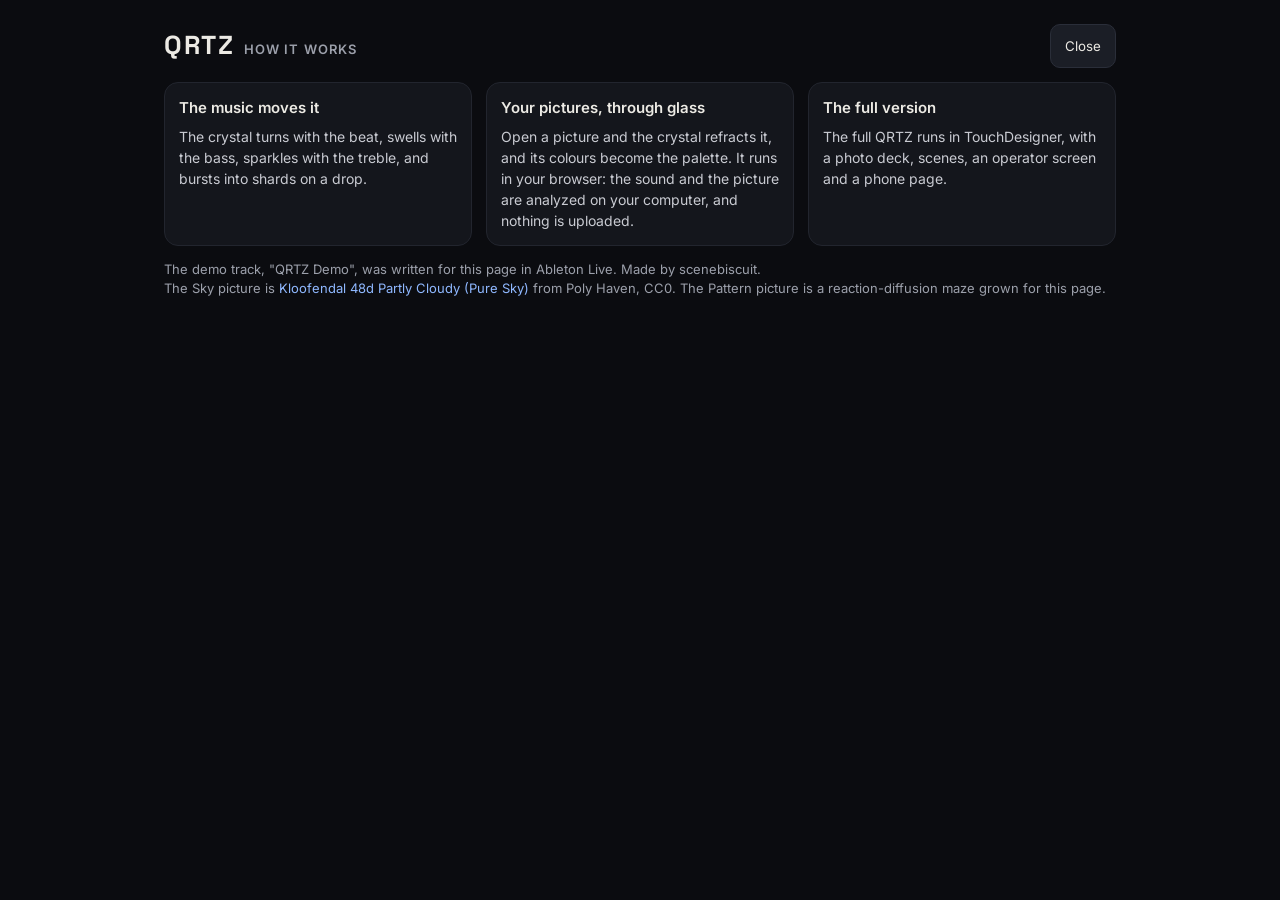
<file: qrtz/how.html>
<!DOCTYPE html>
<html lang="en">
<head>
<meta charset="utf-8">
<meta name="viewport" content="width=device-width, initial-scale=1">
<title>How it works · QRTZ</title>
<link rel="preconnect" href="https://fonts.googleapis.com">
<link rel="preconnect" href="https://fonts.gstatic.com" crossorigin>
<link href="https://fonts.googleapis.com/css2?family=Inter:wght@400;500;600;700&family=Space+Grotesk:wght@700&display=swap" rel="stylesheet">
<style>
  /* The demo page's tokens (index.html), the ones this page uses. */
  :root {
    --ground: #0B0C10; --card: #14161C; --card-border: #22252E;
    --button: #1B1E26; --button-border: #2A2E39;
    --text: #ECEAE4; --text-2: #C9CBD2; --muted: #9CA0AB;
    --link: #8FB8FF; --link-hover: #C2D8FF;
  }
  * { box-sizing: border-box; }
  html, body { margin: 0; background: var(--ground); color: var(--text); font: 14px/1.5 Inter, system-ui, -apple-system, "Segoe UI", sans-serif; }
  a { color: var(--link); text-decoration: none; }
  a:hover { color: var(--link-hover); text-decoration: underline; }
  :focus-visible { outline: 2px solid var(--link); outline-offset: 2px; }
  .page { max-width: 1000px; margin: 0 auto; padding: 24px; display: flex; flex-direction: column; gap: 14px; }
  header { display: flex; align-items: center; justify-content: space-between; gap: 14px; flex-wrap: wrap; }
  .brand { display: flex; align-items: baseline; gap: 10px; }
  .wordmark { font: 700 26px/1 "Space Grotesk", sans-serif; letter-spacing: 0.06em; }
  h1 { margin: 0; font-size: 13px; font-weight: 600; letter-spacing: 0.08em; text-transform: uppercase; color: var(--muted); }
  .btn { display: inline-flex; align-items: center; min-height: 44px; padding: 0 14px; background: var(--button); border: 1px solid var(--button-border);
         border-radius: 10px; color: var(--text); font: 500 14px/1 inherit; font-family: inherit; cursor: pointer; }
  .cards { display: grid; grid-template-columns: repeat(auto-fit, minmax(260px, 1fr)); gap: 14px; }
  .card { background: var(--card); border: 1px solid var(--card-border); border-radius: 14px; padding: 14px; }
  h2 { margin: 0 0 6px; font-size: 15px; font-weight: 600; }
  p { margin: 0; color: var(--text-2); }
  .credit { color: var(--muted); font-size: 13px; }
  @media (max-width: 700px) { .page { padding: 16px; } .wordmark { font-size: 22px; } }
</style>
</head>
<body>
<div class="page">
  <header>
    <div class="brand"><span class="wordmark">QRTZ</span><h1>How it works</h1></div>
    <button class="btn" id="close">Close</button>
  </header>
  <div class="cards">
    <section class="card"><h2>The music moves it</h2><p>The crystal turns with the beat, swells with the bass, sparkles with the treble, and bursts into shards on a drop.</p></section>
    <section class="card"><h2>Your pictures, through glass</h2><p>Open a picture and the crystal refracts it, and its colours become the palette. It runs in your browser: the sound and the picture are analyzed on your computer, and nothing is uploaded.</p></section>
    <section class="card"><h2>The full version</h2><p>The full QRTZ runs in TouchDesigner, with a photo deck, scenes, an operator screen and a phone page.</p></section>
  </div>
  <p class="credit">The demo track, "QRTZ Demo", was written for this page in Ableton Live. Made by scenebiscuit.<br>
    The Sky picture is <a href="https://polyhaven.com/a/kloofendal_48d_partly_cloudy_puresky" target="_blank" rel="noopener noreferrer">Kloofendal 48d Partly Cloudy (Pure Sky)</a> from Poly Haven, CC0. The Pattern picture is a reaction-diffusion maze grown for this page.</p>
</div>
<script>
  // Opened as a pop-up, Close closes it; opened on its own (a new tab, a shared link), the
  // browser won't let a page close itself, so Close goes to the demo instead.
  document.getElementById('close').onclick = () => {
    if (window.opener) window.close();
    else location.href = './';
  };
</script>
</body>
</html>
</file>
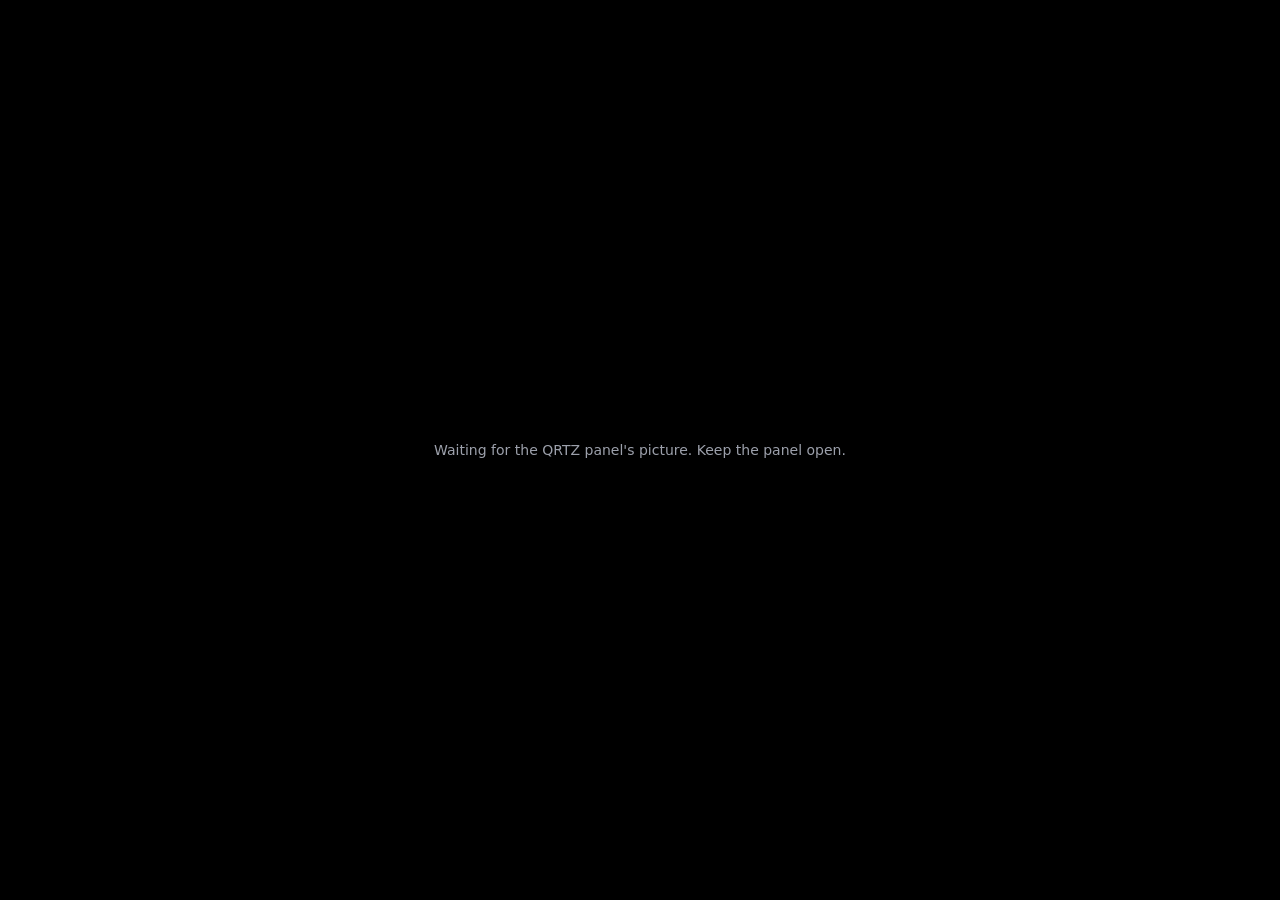
<file: qrtz/output.html>
<!DOCTYPE html>
<html lang="en">
<head>
<meta charset="utf-8">
<meta name="viewport" content="width=device-width, initial-scale=1">
<title>QRTZ output</title>
<style>
  /* The venue output: the Program picture alone, filling the window. The panel (index.html)
     opened this window and plays its picture into the video below; nothing renders here. */
  html, body { margin: 0; height: 100%; background: #000; overflow: hidden; color: #9CA0AB; font: 14px/1.5 Inter, system-ui, sans-serif; }
  video { position: fixed; inset: 0; width: 100%; height: 100%; object-fit: contain; background: #000; }
  .wait { position: fixed; inset: 0; display: flex; align-items: center; justify-content: center; text-align: center; padding: 24px; }
  body.live .wait { display: none; }
  body.still { cursor: none; }
</style>
</head>
<body>
<video id="video" autoplay muted playsinline></video>
<div class="wait" id="wait">Waiting for the QRTZ panel's picture. Keep the panel open.</div>
<script>
  // The panel calls window.qrtzShow(stream) once this page has loaded. Double-click toggles full
  // screen; Esc leaves it. The pointer hides while the mouse is still.
  const video = document.getElementById('video');
  window.qrtzShow = (stream) => {
    video.srcObject = stream;
    video.play().catch(() => {});
    document.body.classList.add('live');
  };
  document.addEventListener('dblclick', () => {
    if (document.fullscreenElement) document.exitFullscreen(); else document.documentElement.requestFullscreen().catch(() => {});
  });
  let still = null;
  document.addEventListener('pointermove', () => {
    document.body.classList.remove('still');
    clearTimeout(still);
    still = setTimeout(() => document.body.classList.add('still'), 2000);
  });
  // The panel closing (or reloading) ends the stream; say so instead of showing a frozen frame.
  video.addEventListener('emptied', () => document.body.classList.remove('live'));
</script>
</body>
</html>
</file>
<file: css/style.css>
/* Nick Lax portfolio — plain CSS, no build step.
   Colors live in the custom properties below; dark mode swaps them. */

:root {
  --bg: #EEE7D8;
  --surface: #F7F2E7;
  --ink: #17171A;
  --muted: #55555C;
  --line: #D8CFBC;
  --hatch: #E0D7C4;
  --accent: #1F3FD8;
  --on-accent: #FFFFFF;
  --hl: #D9E0FF;

  --font-display: 'Bricolage Grotesque', system-ui, sans-serif;
  --font-body: 'IBM Plex Sans', system-ui, sans-serif;
  --font-mono: 'IBM Plex Mono', ui-monospace, monospace;

  --pad: clamp(20px, 4vw, 48px);
  --ease: cubic-bezier(.2, .7, .2, 1);
  color-scheme: light;
}

[data-theme="dark"] {
  --bg: #121216;
  --surface: #1B1B21;
  --ink: #EEECE7;
  --muted: #A9A7B1;
  --line: #30303A;
  --hatch: #25252D;
  --accent: #93A5FF;
  --on-accent: #0E1240;
  --hl: #232A5C;
  color-scheme: dark;
}

/* ---------- Base ---------- */
*, *::before, *::after { box-sizing: border-box; }
html { scroll-behavior: smooth; }
body {
  margin: 0;
  background: var(--bg);
  color: var(--ink);
  font-family: var(--font-body);
  font-size: 17px;
  line-height: 1.6;
  transition: background-color .4s ease, color .4s ease;
}
a { color: var(--ink); }
a:hover { color: var(--accent); }
:focus-visible { outline: 2px solid var(--accent); outline-offset: 3px; border-radius: 4px; }
p { margin: 0; }
h1, h2, h3 { margin: 0; }
.wrap { max-width: 1240px; margin: 0 auto; padding-left: var(--pad); padding-right: var(--pad); }
.muted { color: var(--muted); }
.mono { font-family: var(--font-mono); }
.accent { color: var(--accent); }
#top { position: absolute; top: 0; }

.sr-only {
  position: absolute; width: 1px; height: 1px; padding: 0; margin: -1px;
  overflow: hidden; clip: rect(0 0 0 0); white-space: nowrap; border: 0;
}
.skip-link {
  position: absolute; left: 16px; top: -60px; z-index: 100;
  padding: 10px 16px; border-radius: 8px;
  background: var(--accent); color: var(--on-accent); font-weight: 600;
}
.skip-link:focus { top: 16px; color: var(--on-accent); }

/* Link underline that slides in on hover */
.ul {
  text-decoration: none;
  background: linear-gradient(currentColor, currentColor) 0 100% / 0 2px no-repeat;
  transition: background-size .3s ease, color .2s;
}
.ul:hover { background-size: 100% 2px; }

/* ---------- Header ---------- */
.site-header {
  display: flex; align-items: center; justify-content: space-between;
  gap: 16px; flex-wrap: wrap;
  padding-top: 24px; padding-bottom: 24px;
}
.brand {
  font-family: var(--font-display); font-weight: 800; font-size: 22px;
  letter-spacing: -0.02em;
}
.nav { display: flex; align-items: center; gap: 28px; }
.nav-links { display: flex; gap: 28px; list-style: none; margin: 0; padding: 0; font-size: 15px; font-weight: 500; }
.nav-links a, .brand { display: inline-flex; align-items: center; justify-content: center; min-height: 44px; min-width: 44px; }
.theme-btn {
  width: 44px; height: 44px; padding: 0; border-radius: 50%;
  border: 1.5px solid var(--ink); background: transparent; color: var(--ink);
  display: flex; align-items: center; justify-content: center; cursor: pointer;
  transition: transform .35s var(--ease);
}
.theme-btn:hover { transform: rotate(-20deg); }
.icon-sun { display: none; }
[data-theme="dark"] .icon-sun { display: block; }
[data-theme="dark"] .icon-moon { display: none; }

/* ---------- Hero ---------- */
.hero { padding-top: 72px; padding-bottom: 110px; }
.eyebrow {
  margin-bottom: 28px;
  font-family: var(--font-mono); font-size: 14px; letter-spacing: .04em; color: var(--muted);
}
.hero-title {
  max-width: 15ch;
  font-family: var(--font-display); font-weight: 800;
  font-size: clamp(38px, 6.4vw, 92px); line-height: .98; letter-spacing: -0.035em;
}
/* Highlight behind the key phrase. Painted per line, so it wraps cleanly at any width,
   and wipes in from the left on load. */
.hl {
  color: var(--accent); padding: 0 .08em; border-radius: 4px;
  background-image: linear-gradient(var(--hl), var(--hl));
  background-repeat: no-repeat; background-position: 0 75%; background-size: 0% 85%;
  -webkit-box-decoration-break: clone; box-decoration-break: clone;
  animation: wipe .7s cubic-bezier(.65, .05, .25, 1) .7s forwards;
}
.hero-lede { margin-top: 36px; max-width: 620px; font-size: 20px; color: var(--muted); }

/* ---------- Buttons ---------- */
.btn-row { display: flex; flex-wrap: wrap; gap: 14px; margin-top: 40px; }
.btn-row--sm { gap: 12px; margin-top: 0; }
.btn {
  display: inline-flex; align-items: center; gap: 10px;
  min-height: 52px; padding: 0 26px; border-radius: 999px;
  border: 1.5px solid var(--ink); background: transparent;
  font-weight: 600; text-decoration: none;
  transition: transform .2s ease, background-color .2s ease, color .2s ease;
}
.btn:hover { transform: translateY(-2px); }
.btn-solid, .btn-solid:hover { background: var(--accent); border-color: var(--accent); color: var(--on-accent); }
.btn-sm { min-height: 46px; padding: 0 20px; font-size: 15px; }
.btn:hover .swirl { animation: nudge .8s ease-in-out infinite; }

/* ---------- Sections ---------- */
.section { padding-top: 60px; padding-bottom: 80px; }
.section-head { border-top: 1.5px solid var(--ink); padding-top: 28px; margin-bottom: 44px; }
.section-head--split { display: flex; flex-wrap: wrap; align-items: flex-end; justify-content: space-between; gap: 16px; }
#work .section-head { margin-bottom: 64px; }
.section-num { margin-bottom: 10px; font-family: var(--font-mono); font-size: 14px; color: var(--muted); }
.section-head--split > .section-num { margin-bottom: 0; }
.section-title {
  font-family: var(--font-display); font-weight: 800;
  font-size: clamp(32px, 3.6vw, 48px); line-height: 1; letter-spacing: -0.03em;
}
.section-title--lg { font-size: clamp(36px, 4.4vw, 60px); }
.section-aside { max-width: 380px; color: var(--muted); }

/* ---------- Case studies ---------- */
.case { display: flex; flex-wrap: wrap; align-items: center; gap: 56px; margin-bottom: 120px; }
.case:last-child { margin-bottom: 40px; }
/* Flipped case: screenshot on the right. row-reverse (not `order`) so that when the two
   halves stack, at any width, the screenshot still comes first like the case above it. */
.case--flip { flex-direction: row-reverse; }
.case-media { flex: 1 1 560px; min-width: 0; }
.case-text { flex: 1 1 420px; min-width: 0; }
.case-text > p { margin-bottom: 14px; }
.case-kicker { font-family: var(--font-mono); font-size: 14px; color: var(--accent); margin-bottom: 12px !important; }
.case-title {
  margin-bottom: 20px;
  font-family: var(--font-display); font-weight: 800;
  font-size: 40px; line-height: 1.05; letter-spacing: -0.025em;
}

.frame { border: 1.5px solid var(--ink); border-radius: 12px; overflow: hidden; background: var(--surface); }
.frame-bar { display: flex; align-items: center; gap: 8px; padding: 12px 16px; border-bottom: 1.5px solid var(--ink); }
.frame-dot { width: 11px; height: 11px; flex: none; border-radius: 50%; border: 1.5px solid var(--ink); }
.frame-url {
  margin-left: 10px; min-width: 0;
  font-family: var(--font-mono); font-size: 13px; color: var(--muted);
  white-space: nowrap; overflow: hidden; text-overflow: ellipsis;
}
.frame-body {
  height: 360px; padding: 24px;
  display: flex; align-items: center; justify-content: center;
  background-image: repeating-linear-gradient(135deg, var(--hatch) 0 2px, transparent 2px 13px);
}
.frame-body--shot { height: auto; aspect-ratio: 2 / 1; padding: 0; background-image: none; }
.frame-body--shot img { display: block; width: 100%; height: 100%; object-fit: cover; object-position: top left; }
.shot-dark { display: none !important; }
[data-theme="dark"] .shot-dark { display: block !important; }
[data-theme="dark"] .shot-light { display: none !important; }
.frame-placeholder { font-family: var(--font-mono); font-size: 14px; color: var(--muted); text-align: center; }

.tag-note {
  display: inline-flex; align-items: center; gap: 10px; margin-top: 18px;
  padding: 8px 14px; border-radius: 6px; background: var(--hl);
  font-family: var(--font-mono); font-size: 13px;
}
.tag-dot { width: 8px; height: 8px; flex: none; border-radius: 50%; background: var(--accent); }

.stats { display: grid; grid-template-columns: repeat(3, minmax(0, max-content)); gap: 20px 32px; margin: 28px 0 32px; }
.stats div { display: flex; flex-direction: column; }
.stats dd { order: -1; }
.stats dd {
  margin: 0; font-family: var(--font-display); font-weight: 800;
  font-size: 52px; line-height: 1; letter-spacing: -0.03em;
}
.stats dt { margin-top: 6px; max-width: 14ch; font-size: 14px; line-height: 1.4; color: var(--muted); }

/* ---------- Building cards ---------- */
.cards { display: flex; flex-wrap: wrap; gap: 28px; }
.card {
  flex: 1 1 380px; min-width: 0; padding: 32px;
  border: 1.5px solid var(--line); border-radius: 12px; background: var(--surface);
}
.card-status {
  display: flex; align-items: center; gap: 10px; margin-bottom: 16px;
  font-family: var(--font-mono); font-size: 13px; color: var(--muted);
}
.card .btn-row { margin-top: 24px; }
.cards--three .card { flex-basis: 300px; padding: 28px; }
.step-num {
  display: inline-flex; align-items: center; justify-content: center;
  width: 26px; height: 26px; border-radius: 50%;
  background: var(--accent); color: var(--on-accent);
  font-family: var(--font-mono); font-size: 13px; font-weight: 500;
}
/* Side-project cards: text first, then a small video thumbnail and the buttons, both pinned
   to the bottom so the two cards' videos and buttons line up side by side (the spare space
   goes under the shorter text). */
.card--project { display: flex; flex-direction: column; }
.card--project .card-thumb { margin-top: auto; }
.card--project p.muted:last-of-type { margin-bottom: 20px; }   /* the least space above the video */
.card--project .btn-row { margin-top: 0; padding-top: 24px; }
/* Where the browser can (all current ones), the project cards share rows: status, title, text,
   video and buttons each line up across the cards at any width, however the text wraps. */
@supports (grid-template-rows: subgrid) and selector(:has(*)) {
@media (min-width: 857px) {   /* side by side: two 380px cards and the gap fit from here */
  .cards:has(> .card--project) { display: grid; grid-template-columns: repeat(auto-fit, minmax(min(380px, 100%), 1fr)); }
  .cards:has(> .card--project) > .card--project { display: grid; grid-row: span 5; grid-template-rows: subgrid; row-gap: 0; }
  .cards:has(> .card--project) .card-thumb { margin-top: 0; }
}
}

/* Small video thumbnail. Clicking it opens the video in a pop-up player (main.js);
   without JavaScript it opens the video file. Nothing downloads until it's clicked. */
.card-thumb {
  display: flex; flex-wrap: wrap; align-items: center; gap: 10px 16px; margin-top: 20px; padding: 10px;
  border: 1.5px solid var(--line); border-radius: 10px; background: var(--bg);
  text-decoration: none; color: var(--ink);
  transition: border-color .2s, transform .2s var(--ease);
}
.card-thumb:hover { border-color: var(--accent); color: var(--ink); transform: translateY(-2px); }
.card-thumb-img { position: relative; flex: none; width: 152px; aspect-ratio: 16 / 9; border-radius: 6px; overflow: hidden; background: #0A0D0F; }
.card-thumb-img img { display: block; width: 100%; height: 100%; object-fit: cover; }
.card-thumb-play {
  position: absolute; left: 50%; top: 50%; width: 38px; height: 38px; margin: -19px 0 0 -19px;
  border-radius: 50%; background: rgba(10, 13, 15, .72); border: 1.5px solid rgba(255, 255, 255, .85);
  transition: background .2s;
}
.card-thumb-play::after {
  content: ""; position: absolute; left: 14px; top: 10px;
  border-style: solid; border-width: 8px 0 8px 13px; border-color: transparent transparent transparent #fff;
}
.card-thumb:hover .card-thumb-play, .card-thumb:focus-visible .card-thumb-play { background: var(--accent); }
/* The text needs about 130px beside the picture; on the narrowest phones it drops underneath
   instead of squeezing into one word per line. */
.card-thumb-text { display: flex; flex-direction: column; gap: 2px; flex: 1 1 130px; min-width: 0; }
.card-thumb-title { font-weight: 600; }
.card-thumb-meta { font-family: var(--font-mono); font-size: 13px; color: var(--muted); }

/* Pop-up video player (built by main.js) */
.video-dialog {
  width: min(960px, 92vw); max-height: 92vh; padding: 0; overflow: hidden;
  border: 1.5px solid var(--line); border-radius: 12px; background: var(--surface); color: var(--ink);
}
.video-dialog::backdrop { background: rgba(10, 10, 14, .72); }
.video-dialog[open] { animation: dialog-in .25s var(--ease); }
.video-dialog-head { display: flex; align-items: center; justify-content: space-between; gap: 12px; padding: 6px 6px 6px 18px; }
.video-dialog-title { font-family: var(--font-mono); font-size: 14px; color: var(--muted); }
.video-dialog-close {
  width: 44px; height: 44px; flex: none; display: flex; align-items: center; justify-content: center;
  border: 0; border-radius: 50%; background: transparent; color: var(--ink); cursor: pointer;
}
.video-dialog-close:hover { background: var(--hl); }
.video-dialog video { display: block; width: 100%; height: auto; max-height: calc(92vh - 56px); aspect-ratio: 16 / 9; background: #000; }
.card-title { margin-bottom: 10px; font-family: var(--font-display); font-weight: 700; font-size: 28px; letter-spacing: -0.02em; }
.dot { position: relative; display: inline-block; width: 10px; height: 10px; border-radius: 50%; background: var(--accent); }
.dot::after { content: ""; position: absolute; inset: 0; border-radius: 50%; background: var(--accent); animation: ping 1.8s ease-out infinite; }
/* A paused project: hollow dot, no pulse */
.dot--still { background: transparent; border: 2px solid var(--muted); }
.dot--still::after { display: none; }

/* ---------- Experience ---------- */
.jobs { list-style: none; margin: 0; padding: 0; }
.job { display: flex; flex-wrap: wrap; gap: 8px 40px; padding: 26px 0; border-bottom: 1px solid var(--line); }
.job-years { flex: 0 0 150px; padding-top: 4px; font-family: var(--font-mono); font-size: 14px; color: var(--muted); }
.job-body { flex: 1 1 520px; min-width: 0; }
.job-role { font-family: var(--font-display); font-weight: 700; font-size: 22px; letter-spacing: -0.01em; line-height: 1.3; }
.job-org { margin: 2px 0 8px; font-size: 15px; font-weight: 500; color: var(--accent); }
.edu { margin-top: 24px; font-size: 15px; color: var(--muted); }

/* ---------- About ---------- */
.about { display: flex; flex-wrap: wrap; gap: 40px 80px; border-top: 1.5px solid var(--ink); padding-top: 28px; }
.about-head { flex: 0 1 300px; }
.about-body { flex: 1 1 560px; min-width: 0; font-size: 21px; line-height: 1.55; }
.about-body p + p { margin-top: 18px; }

/* ---------- Contact & footer ---------- */
.contact { border-top: 1.5px solid var(--ink); padding-top: 56px; }
.contact-title {
  margin-bottom: 28px;
  font-family: var(--font-display); font-weight: 800;
  font-size: clamp(48px, 8vw, 120px); line-height: .95; letter-spacing: -0.04em;
}
.contact-email {
  display: inline-block; padding: 8px 0;
  font-family: var(--font-display); font-weight: 700;
  font-size: clamp(24px, 3vw, 40px); letter-spacing: -0.02em; color: var(--accent);
  word-break: break-word;
}
.contact-line { margin-top: 20px; max-width: 560px; font-size: 17px; }
.contact .btn-row { margin-top: 32px; }
.site-footer {
  display: flex; flex-wrap: wrap; justify-content: space-between; gap: 12px;
  padding-top: 48px; padding-bottom: 72px; font-size: 14px; color: var(--muted);
}

/* ---------- Motion ---------- */
@keyframes rise { from { opacity: 0; transform: translateY(16px); } to { opacity: 1; transform: none; } }
@keyframes wipe { to { background-size: 100% 85%; } }
@keyframes ping { 0% { transform: scale(1); opacity: .55; } 100% { transform: scale(2.6); opacity: 0; } }
@keyframes nudge { 0%, 100% { transform: translateY(0); } 50% { transform: translateY(3px); } }
/* The video pop-up's fade-in. Its own name on purpose: it used to share "pop" with the
   step-number bounce further down, and the later rule won, so the player overshot to 125%. */
@keyframes dialog-in { from { opacity: 0; transform: scale(.97); } to { opacity: 1; transform: none; } }

/* Hero fades up on load */
.rise { opacity: 0; animation: rise .75s var(--ease) forwards; }
.r1 { animation-delay: .05s; } .r2 { animation-delay: .18s; } .r3 { animation-delay: .32s; } .r4 { animation-delay: .46s; }

/* Sections fade up as they scroll into view (main.js adds .is-in).
   Only hidden when JavaScript is running, so the page never goes blank. */
.js .reveal { opacity: 0; transform: translateY(16px); transition: opacity .75s var(--ease), transform .75s var(--ease); transition-delay: var(--d, 0s); }
/* Scroll motion (Nov 17, 2026): cards and rows come in with a little more life.
   Grouped items arrive one after another (main.js sets --d); case-study halves
   slide in from their own side; cards rise with a slight tilt and settle. */
.js .reveal.from-left:not(.is-in) { transform: translateX(-48px); }
.js .reveal.from-right:not(.is-in) { transform: translateX(48px); }
.js .cards .card.reveal { transition-duration: .7s, .85s; transition-timing-function: var(--ease), cubic-bezier(.25, 1.35, .45, 1); }
.js .cards .card.reveal:not(.is-in) { transform: translateY(36px) scale(.95) rotate(-1.2deg); }
.js .cards .card.reveal:nth-child(even):not(.is-in) { transform: translateY(36px) scale(.95) rotate(1.2deg); }
.js .jobs .job.reveal:not(.is-in) { transform: translateX(-28px); }
.js .reveal.is-in { opacity: 1; transform: none; }
/* Once an item has arrived, hand transform back to the quick hover lift */
.js .reveal.is-in.settled { transition: transform .28s var(--ease), box-shadow .28s; transition-delay: 0s; }
.js .reveal.is-in.settled.lift:hover { transform: translateY(-5px); }
main { overflow-x: clip; }
/* Screenshots drift slightly slower than the page (main.js sets --py) */
.frame-body--shot img { transform: translateY(var(--py, 0px)) scale(1.06); transform-origin: top left; }

.lift { transition: transform .28s var(--ease), box-shadow .28s; }
.lift:hover { transform: translateY(-5px); box-shadow: 0 18px 34px -20px rgba(0, 0, 0, .4); }


@media (prefers-reduced-motion: reduce) {
  html { scroll-behavior: auto; }
  .rise, .js .reveal, .js .reveal.from-left, .js .reveal.from-right, .js .cards .card.reveal, .js .jobs .job.reveal { opacity: 1; transform: none !important; animation: none; transition: none; }
  .frame-body--shot img { transform: none; }
  .hl { animation: none; background-size: 100% 85%; }
  .dot::after, .btn:hover .swirl { animation: none; }
  .lift:hover, .btn:hover, .theme-btn:hover, .card-thumb:hover { transform: none; }
  .video-dialog[open] { animation: none; }
}

/* ---------- Small screens ---------- */
@media (max-width: 760px) {
  .nav-links { display: none; }
  /* Let the highlighted phrase wrap on narrow screens; paint the highlight per line */
  .hero { padding-top: 40px; padding-bottom: 72px; }
  .case { gap: 32px; margin-bottom: 80px; }
  .frame-body { height: 220px; }
  .frame-body--shot { height: auto; }
  .case-title { font-size: 32px; }
  .stats { gap: 24px; }
  .stats dd { font-size: 40px; }
  .about-body { font-size: 19px; }
  .card-thumb-img { width: 112px; }
}

/* Links inside running text: always underlined so they don't rely on color alone */
.text-link { color: var(--accent); text-decoration: underline; text-underline-offset: 3px; text-decoration-thickness: 1.5px; }
.text-link:hover { text-decoration-thickness: 2.5px; }

/* ---------- Playful extras (Nov 17, 2026) ----------
   Each effect plays once when it comes into view or reacts to the visitor's
   own pointer. Nothing loops while someone reads. All of it stops for
   prefers-reduced-motion (see the block at the end). */

/* "How I can help" cards: number badge + little icon that acts out the card */
.card-top { display: flex; align-items: flex-start; justify-content: space-between; gap: 12px; margin-bottom: 16px; }
.card-top .card-status { margin-bottom: 0; }
.card-icon { flex: none; color: var(--accent); }
.card-icon * { transform-box: fill-box; }
.icon-magnify .mag { transition: transform .6s cubic-bezier(.3, 1.3, .5, 1); }
.card:hover .icon-magnify .mag, .card:focus-within .icon-magnify .mag { transform: translateX(10px) translateY(-3px); }
.icon-bars .bar { transform-origin: 50% 100%; transition: transform .45s cubic-bezier(.3, 1.5, .5, 1); }
.icon-bars .b2 { transition-delay: .06s; } .icon-bars .b3 { transition-delay: .12s; }
.card:hover .icon-bars .bar, .card:focus-within .icon-bars .bar { animation: grow .55s cubic-bezier(.3, 1.5, .5, 1) both; }
.card:hover .icon-bars .b2, .card:focus-within .icon-bars .b2 { animation-delay: .08s; }
.card:hover .icon-bars .b3, .card:focus-within .icon-bars .b3 { animation-delay: .16s; }
.icon-gears .gear { transform-origin: center; transition: transform .9s cubic-bezier(.3, 1.2, .5, 1); }
.card:hover .icon-gears .g1, .card:focus-within .icon-gears .g1 { transform: rotate(90deg); }
.card:hover .icon-gears .g2, .card:focus-within .icon-gears .g2 { transform: rotate(-120deg); }
@keyframes grow { 0% { transform: scaleY(.2); } 100% { transform: scaleY(1); } }

/* Step numbers pop in one after another */
@keyframes pop { 0% { transform: scale(0); } 70% { transform: scale(1.25); } 100% { transform: scale(1); } }
.js .cards--three .step-num { transform: scale(0); }
.js .cards--three .card.is-in .step-num { animation: pop .5s cubic-bezier(.3, 1.4, .5, 1) .3s both; }
.js .cards--three .card:nth-child(2).is-in .step-num { animation-delay: .55s; }
.js .cards--three .card:nth-child(3).is-in .step-num { animation-delay: .8s; }

/* Count-up stats keep their width so the row doesn't jiggle */
.stats dd[data-count] { font-variant-numeric: tabular-nums; }

/* Screenshot tilt (set by main.js on fine pointers only) */
.case-media { perspective: 1000px; }
.frame.tilting { transition: transform .12s ease-out, box-shadow .28s; will-change: transform; }


@media (prefers-reduced-motion: reduce) {
  .js .cards--three .step-num { transform: none; animation: none !important; }
  .card-icon *, .card:hover .card-icon * { transition: none; animation: none !important; transform: none !important; }
}

/* ---------- Print / Save as PDF ----------
   Sections that haven't scrolled into view yet are still hidden on screen. On paper,
   show everything, with no motion and no dark background. */
@media print {
  :root, [data-theme="dark"] {
    --bg: #FFFFFF; --surface: #FFFFFF; --ink: #17171A; --muted: #55555C; --line: #D8CFBC;
    --hatch: #E0D7C4; --accent: #1F3FD8; --on-accent: #FFFFFF; --hl: #D9E0FF; color-scheme: light;
  }
  *, *::before, *::after { transition: none !important; }   /* switch colors at once, not over .4s */
  [data-theme="dark"] .shot-dark { display: none !important; }
  [data-theme="dark"] .shot-light { display: block !important; }
  .rise, .js .reveal, .js .cards .card.reveal, .js .jobs .job.reveal { opacity: 1 !important; transform: none !important; animation: none !important; transition: none !important; }
  .js .cards--three .step-num { transform: none !important; animation: none !important; }
  .hl { animation: none; background-size: 100% 85%; }
  .frame-body--shot img { transform: none; }
  .theme-btn, .skip-link, .nav-links { display: none; }
  /* Browsers don't print backgrounds by default, so white-on-blue would come out blank */
  .btn-solid, .step-num { background: none; color: var(--ink); border: 1.5px solid var(--ink); }
  .case, .card, .job { break-inside: avoid; }
}
</file>
